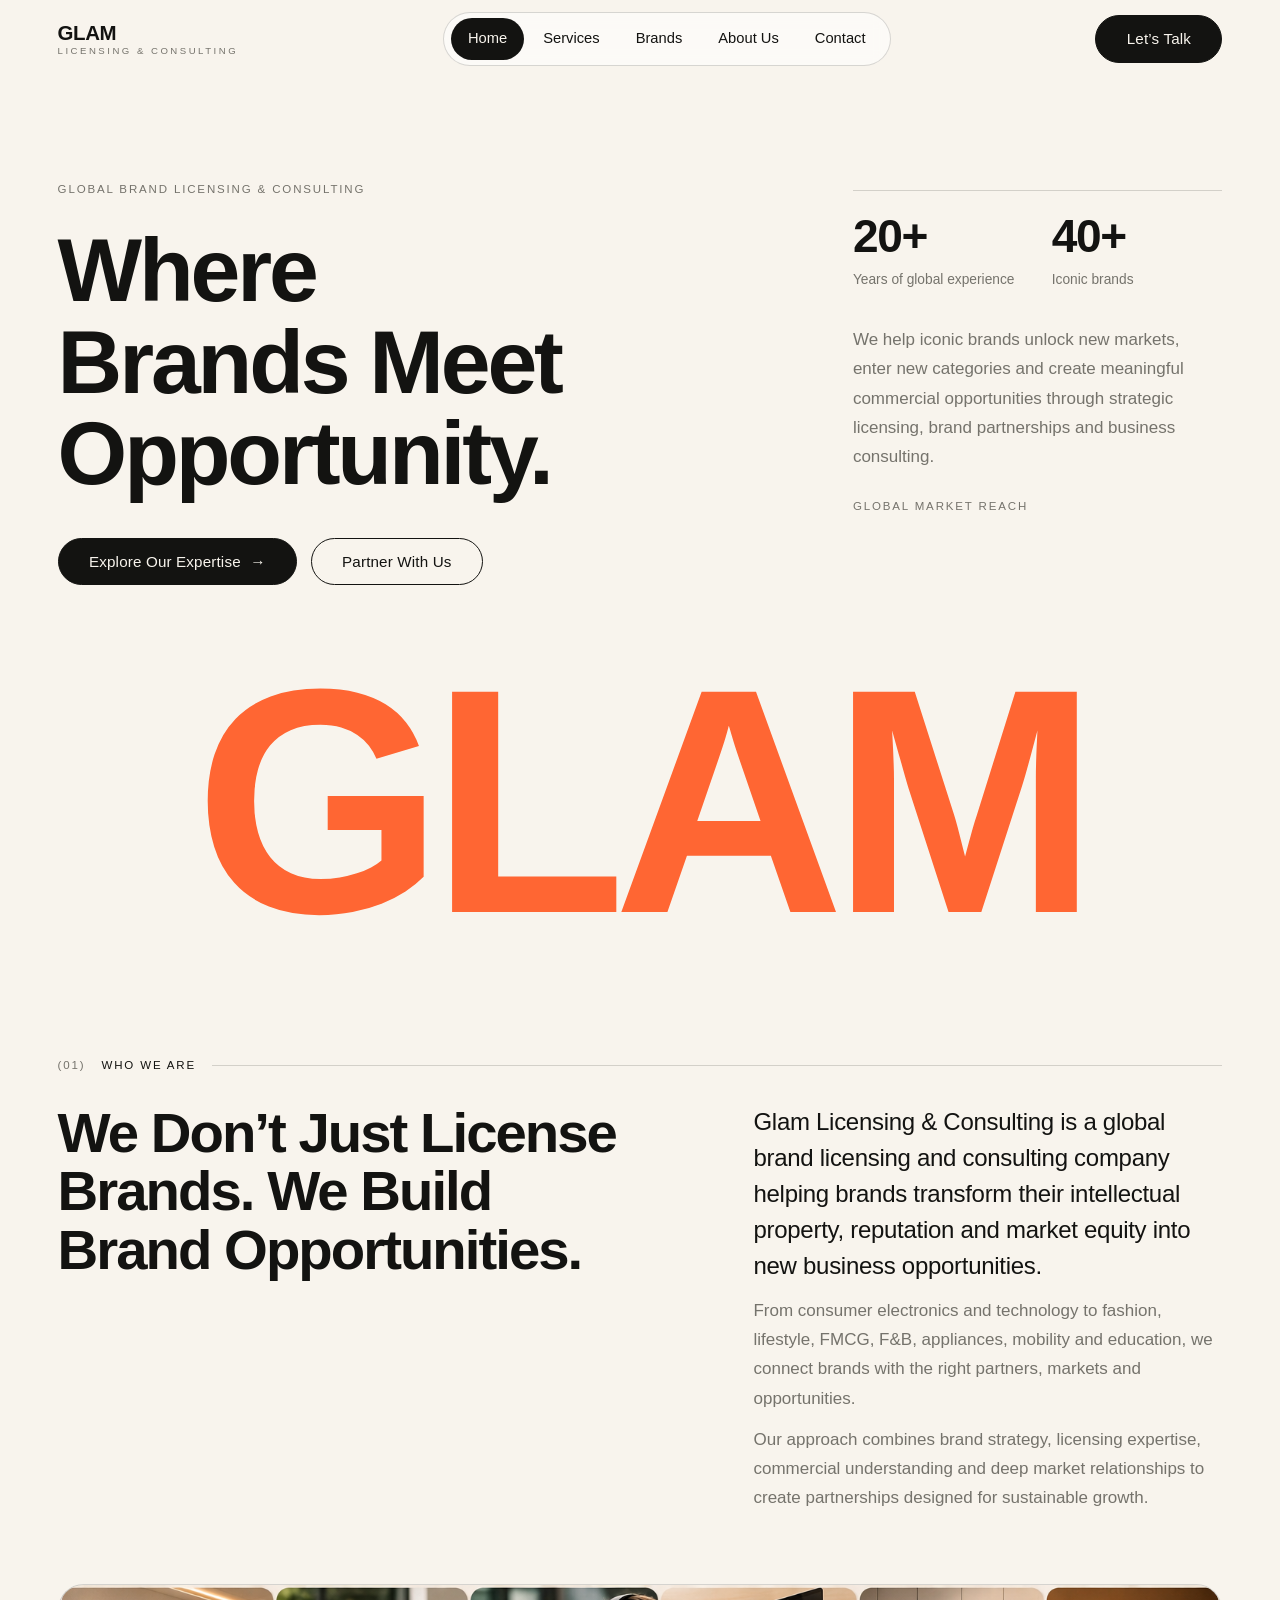
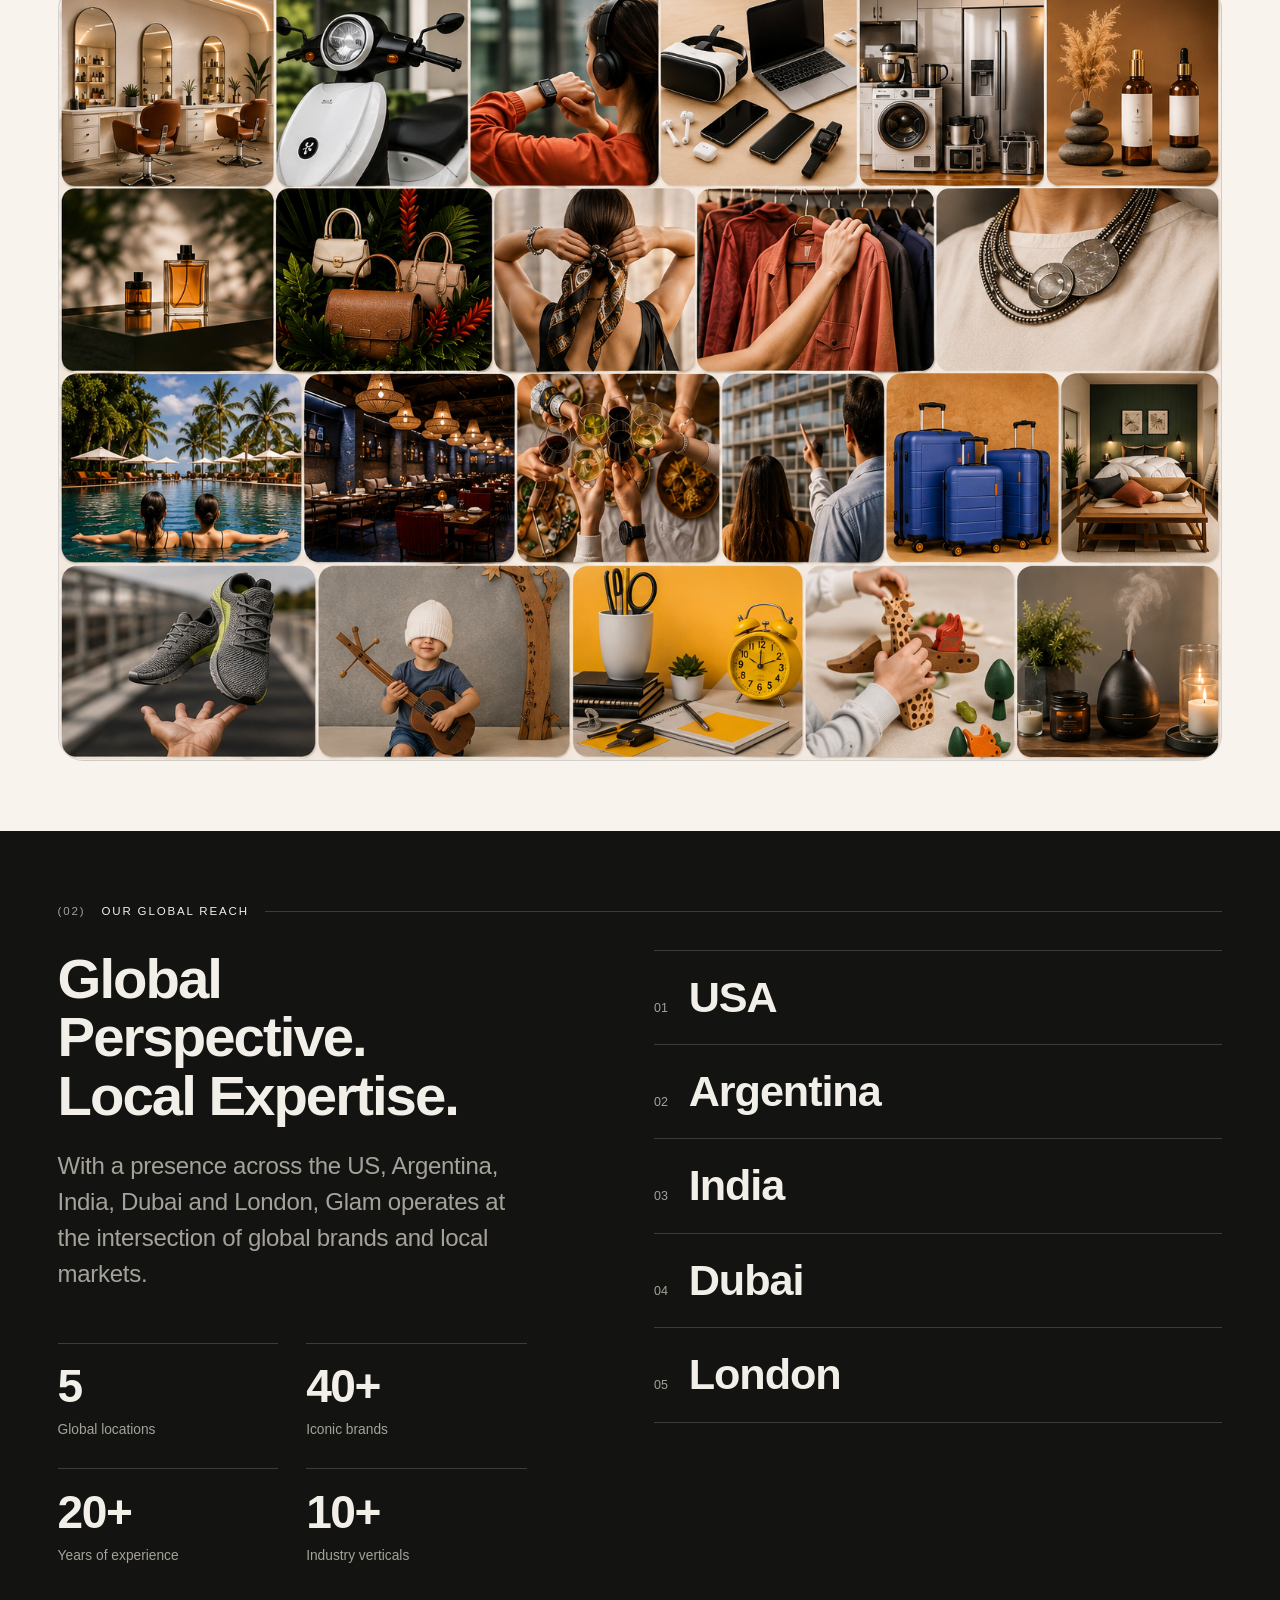
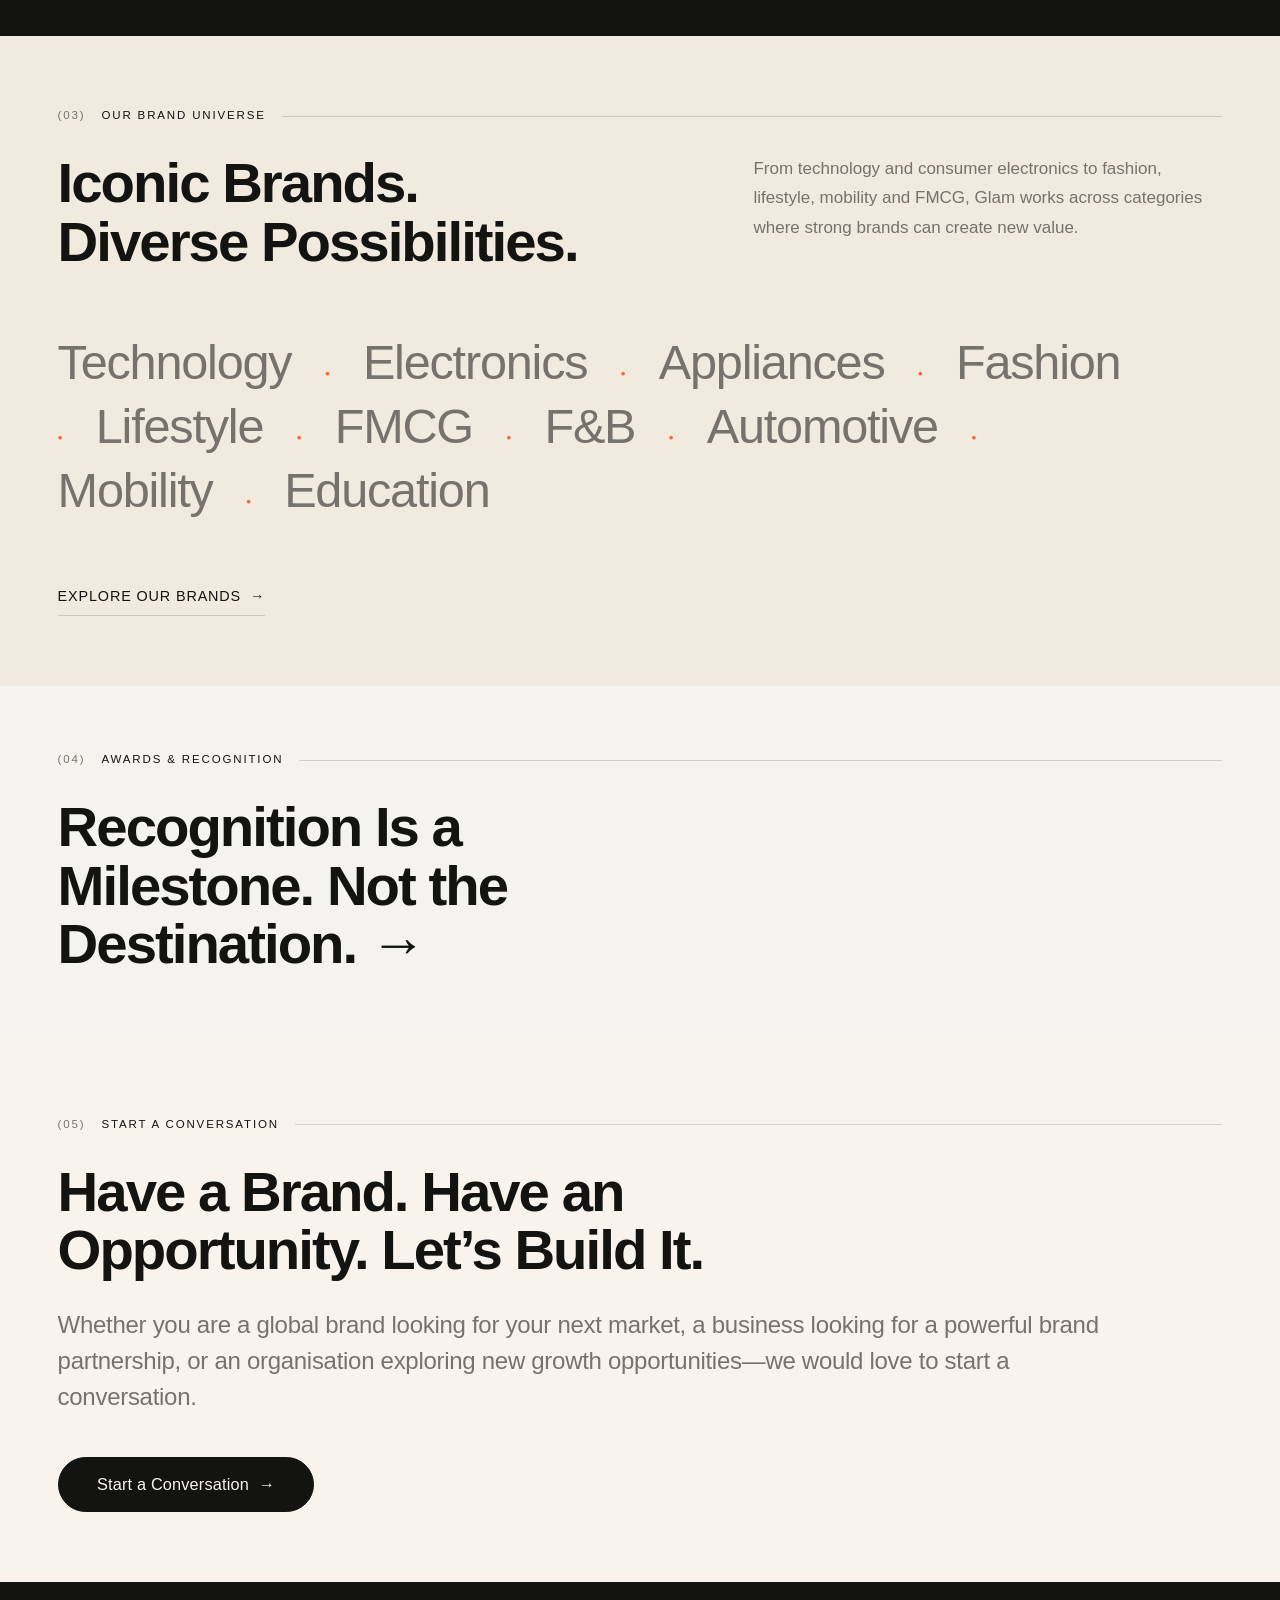
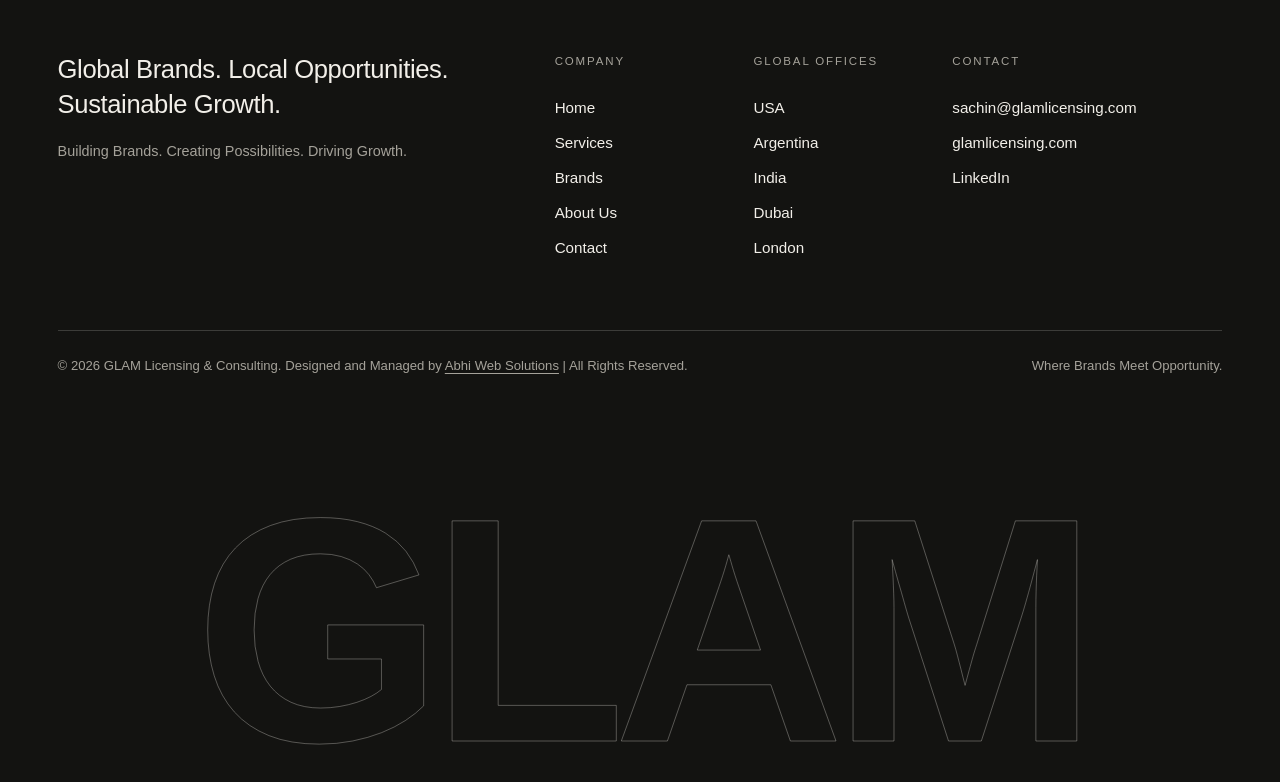
<file: index.html>
﻿<!DOCTYPE html>
<html lang="en">
<head>
  <meta charset="UTF-8">
  <meta name="viewport" content="width=device-width, initial-scale=1.0">

  <!-- TITLE -->
  <title>Brand Licensing &amp; Consulting Agency | GLAM</title>

  <!-- META DESCRIPTION -->
  <meta name="description" content="GLAM is a global brand licensing &amp; consulting agency with 20+ years' experience and 40+ iconic brands across the US, India, Dubai, UK &amp; Argentina.">

  <!-- KEYWORDS -->
  <meta name="keywords" content="brand licensing company, global brand licensing agency, brand consulting firm, brand licensing and consulting, brand partnership agency, licensing agency India">

  <!-- ROBOTS + CANONICAL -->
  <meta name="robots" content="index, follow, max-image-preview:large">
  <link rel="canonical" href="https://www.glamlicensing.com/">

  <!-- OPEN GRAPH -->
  <meta property="og:type" content="website">
  <meta property="og:site_name" content="GLAM Licensing &amp; Consulting">
  <meta property="og:title" content="GLAM Licensing &amp; Consulting — Where Brands Meet Opportunity">
  <meta property="og:description" content="We help iconic brands unlock new markets, enter new categories and create meaningful commercial opportunities through strategic licensing, brand partnerships and business consulting.">
  <meta property="og:url" content="https://www.glamlicensing.com/">
  <meta property="og:image" content="https://www.glamlicensing.com/images/homepage2.png">
  <meta property="og:image:width" content="1200">
  <meta property="og:image:height" content="630">
  <meta property="og:locale" content="en_US">

  <!-- TWITTER / X CARD -->
  <meta name="twitter:card" content="summary_large_image">
  <meta name="twitter:title" content="GLAM Licensing &amp; Consulting — Where Brands Meet Opportunity">
  <meta name="twitter:description" content="Global brand licensing &amp; consulting. 20+ years of experience. 40+ iconic brands. 5 global offices.">
  <meta name="twitter:image" content="https://www.glamlicensing.com/images/homepage2.png">

  <!-- FAVICON (Temporarily commented out)
  <link rel="icon" href="/favicon.ico" sizes="any">
  <link rel="icon" href="/favicon.svg" type="image/svg+xml">
  <link rel="apple-touch-icon" href="/apple-touch-icon.png">
  -->

  <!-- JSON-LD: Organization -->
  <script type="application/ld+json">
  {
    "@context": "https://schema.org",
    "@type": "Organization",
    "@id": "https://www.glamlicensing.com/#organization",
    "name": "GLAM Licensing & Consulting",
    "alternateName": "GLAM",
    "url": "https://www.glamlicensing.com/",
    "description": "Global brand licensing and consulting company helping brands transform intellectual property, reputation and market equity into new business opportunities.",
    "slogan": "Where Brands Meet Opportunity",
    "email": "sachin@glamlicensing.com",
    "sameAs": [
      "https://in.linkedin.com/company/glam-licensing-inc"
    ],
    "areaServed": [
      { "@type": "Country", "name": "United States" },
      { "@type": "Country", "name": "Argentina" },
      { "@type": "Country", "name": "India" },
      { "@type": "Country", "name": "United Arab Emirates" },
      { "@type": "Country", "name": "United Kingdom" }
    ],
    "knowsAbout": [
      "Brand Licensing", "Brand Strategy", "Market Entry", "Brand Extension",
      "Partner Development", "Product Development", "Retail & E-Commerce",
      "International Business Development"
    ]
  }
  </script>

  <!-- JSON-LD: WebSite -->
  <script type="application/ld+json">
  {
    "@context": "https://schema.org",
    "@type": "WebSite",
    "@id": "https://www.glamlicensing.com/#website",
    "url": "https://www.glamlicensing.com/",
    "name": "GLAM Licensing & Consulting",
    "publisher": { "@id": "https://www.glamlicensing.com/#organization" },
    "inLanguage": "en"
  }
  </script>

  <link rel="preconnect" href="https://api.fontshare.com" crossorigin>
  <link href="https://api.fontshare.com/v2/css?f[]=general-sans@400,500,600&display=swap" rel="stylesheet">
  <link rel="stylesheet" href="styles.css">
</head>
<body class="home">
  <a class="skip-link" href="#main">Skip to content</a>

  <header class="topbar">
    <div class="topbar-inner container">
      <a class="brand" href="/" aria-label="GLAM Licensing and Consulting — Home">
        <span class="brand-mark">GLAM</span>
        <span class="brand-sub">Licensing &amp; Consulting</span>
      </a>
      <nav class="nav-pill" aria-label="Primary">
        <a href="/" aria-current="page">Home</a>
        <a href="services">Services</a>
        <a href="brands">Brands</a>
        <a href="about">About Us</a>
        <a href="contact">Contact</a>
      </nav>
      <a class="btn btn-ink btn-talk" href="contact">Let&rsquo;s Talk</a>
      <button class="nav-toggle" aria-expanded="false" aria-controls="mobile-nav" aria-label="Open navigation">
        <span></span><span></span>
      </button>
    </div>
  </header>

  <nav class="mobile-nav" id="mobile-nav" aria-label="Mobile" hidden>
    <ul>
      <li><a href="/" aria-current="page"><span class="n">01</span>Home</a></li>
      <li><a href="services"><span class="n">02</span>Services</a></li>
      <li><a href="brands"><span class="n">03</span>Brands</a></li>
      <li><a href="about"><span class="n">04</span>About Us</a></li>
      <li><a href="contact"><span class="n">05</span>Contact</a></li>
    </ul>
    <div class="mobile-nav-foot">
      <p><span class="label">Global Offices</span><br>USA &middot; Argentina &middot; India &middot; Dubai &middot; London</p>
      <p><a href="mailto:sachin@glamlicensing.com">sachin@glamlicensing.com</a></p>
    </div>
  </nav>

  <main id="main">

    <!-- HERO -->
    <section class="hero" aria-labelledby="hero-title">
      <div class="container">
        <div class="hero-grid">
          <div class="hero-main">
            <p class="label hero-kicker" data-reveal>Global Brand Licensing &amp; Consulting</p>
            <h1 id="hero-title" data-reveal data-delay="1">Where Brands Meet Opportunity.</h1>
            <div class="hero-ctas" data-reveal data-delay="2">
              <a class="btn btn-ink" href="services">Explore Our Expertise <span class="arr">&rarr;</span></a>
              <a class="btn btn-ghost" href="contact">Partner With Us</a>
            </div>
          </div>
          <div class="hero-side">
            <div class="hero-stats" data-reveal data-delay="2">
              <div class="stat"><span class="num">20+</span><span class="cap">Years of global experience</span></div>
              <div class="stat"><span class="num">40+</span><span class="cap">Iconic brands</span></div>
            </div>
            <p class="muted" data-reveal data-delay="3">We help iconic brands unlock new markets, enter new categories and create meaningful commercial opportunities through strategic licensing, brand partnerships and business consulting.</p>
            <p class="label" style="margin-top:1.6rem" data-reveal data-delay="4">Global Market Reach</p>
          </div>
        </div>
      </div>
      <div class="mega-crop" aria-hidden="true">
        <span class="megaword">GLAM</span>
      </div>
    </section>

    <!-- WHO WE ARE -->
    <section class="section" aria-labelledby="who-title">
      <div class="container">
        <p class="eyebrow"><span class="idx">(01)</span> Who We Are</p>
        <div class="split">
          <div class="col-a">
            <h2 id="who-title" data-reveal>We Don&rsquo;t Just License Brands. We Build Brand Opportunities.</h2>
          </div>
          <div class="col-b" data-reveal data-delay="1">
            <p class="lead">Glam Licensing &amp; Consulting is a global brand licensing and consulting company helping brands transform their intellectual property, reputation and market equity into new business opportunities.</p>
            <p class="muted">From consumer electronics and technology to fashion, lifestyle, FMCG, F&amp;B, appliances, mobility and education, we connect brands with the right partners, markets and opportunities.</p>
            <p class="muted">Our approach combines brand strategy, licensing expertise, commercial understanding and deep market relationships to create partnerships designed for sustainable growth.</p>
          </div>
        </div>
        <figure class="ph r-32" role="img" aria-label="GLAM Office Image Placeholder" style="margin-top:clamp(3rem,6vw,4.5rem)" data-reveal>
          <img src="images/homepage2.png" alt="GLAM Office Image Placeholder — To be replaced" loading="lazy">
          <span class="ph-tag">Image Placement &middot; 3:2</span>
        </figure>
      </div>
    </section>

    <!-- GLOBAL REACH -->
    <section class="section sec-dark" aria-labelledby="reach-title">
      <div class="container">
        <p class="eyebrow"><span class="idx">(02)</span> Our Global Reach</p>
        <div class="reach-grid">
          <div class="reach-copy">
            <h2 id="reach-title" data-reveal>Global Perspective. Local Expertise.</h2>
            <p class="lead muted" data-reveal data-delay="1">With a presence across the US, Argentina, India, Dubai and London, Glam operates at the intersection of global brands and local markets.</p>
            <div class="reach-stats">
              <div class="stat" data-reveal><span class="num">5</span><span class="cap">Global locations</span></div>
              <div class="stat" data-reveal data-delay="1"><span class="num">40+</span><span class="cap">Iconic brands</span></div>
              <div class="stat" data-reveal data-delay="2"><span class="num">20+</span><span class="cap">Years of experience</span></div>
              <div class="stat" data-reveal data-delay="3"><span class="num">10+</span><span class="cap">Industry verticals</span></div>
            </div>
          </div>
          <div class="reach-locations">
            <ul class="loc-list">
              <li data-reveal><span class="n">01</span><span class="name">USA</span></li>
              <li data-reveal data-delay="1"><span class="n">02</span><span class="name">Argentina</span></li>
              <li data-reveal data-delay="2"><span class="n">03</span><span class="name">India</span></li>
              <li data-reveal data-delay="3"><span class="n">04</span><span class="name">Dubai</span></li>
              <li data-reveal data-delay="4"><span class="n">05</span><span class="name">London</span></li>
            </ul>
          </div>
        </div>
      </div>
    </section>

    <!-- WHAT WE DO -->
    <!-- <section class="section" aria-labelledby="wwd-title">
      <div class="container">
        <p class="eyebrow"><span class="idx">(03)</span> What We Do</p>
        <div class="split" style="margin-bottom:clamp(2.6rem,5vw,4rem)">
          <div class="col-a"><h2 id="wwd-title" data-reveal>Turning Brand Equity Into Business Growth.</h2></div>
        </div> -->
        <!-- <div class="index-list">
          <a class="index-row" href="services#brand-licensing" data-reveal>
            <span class="num">01</span>
            <span class="body"><h3>Brand Licensing</h3><p>Creating strategic licensing programmes that extend brands into new products, categories and markets.</p></span>
            <span class="arr" aria-hidden="true">&rarr;</span>
          </a>
          <a class="index-row" href="services#brand-strategy" data-reveal>
            <span class="num">02</span>
            <span class="body"><h3>Brand Strategy</h3><p>Developing strategies that strengthen brand positioning and identify new avenues for growth.</p></span>
            <span class="arr" aria-hidden="true">&rarr;</span>
          </a>
          <a class="index-row" href="services#market-entry" data-reveal>
            <span class="num">03</span>
            <span class="body"><h3>Market Expansion</h3><p>Helping international brands identify and enter high-potential markets through the right local partners.</p></span>
            <span class="arr" aria-hidden="true">&rarr;</span>
          </a>
          <a class="index-row" href="services#brand-extension" data-reveal>
            <span class="num">04</span>
            <span class="body"><h3>Brand Extension</h3><p>Taking established brand equity into relevant new categories and consumer experiences.</p></span>
            <span class="arr" aria-hidden="true">&rarr;</span>
          </a>
          <a class="index-row" href="services#partner-development" data-reveal>
            <span class="num">05</span>
            <span class="body"><h3>Partner Development</h3><p>Identifying, evaluating and managing the right commercial partners for long-term success.</p></span>
            <span class="arr" aria-hidden="true">&rarr;</span>
          </a>
          <a class="index-row" href="services#business-development" data-reveal>
            <span class="num">06</span>
            <span class="body"><h3>Business Consulting</h3><p>Combining brand expertise with commercial and market insights to create actionable growth strategies.</p></span>
            <span class="arr" aria-hidden="true">&rarr;</span>
          </a>
        </div>
        <p style="margin-top:2.4rem" data-reveal><a class="text-link" href="services">Explore Our Services <span class="arr">&rarr;</span></a></p>
      </div>
    </section> -->

    <!-- BRAND UNIVERSE -->
    <section class="section sec-warm" aria-labelledby="universe-title">
      <div class="container">
        <p class="eyebrow"><span class="idx">(03)</span> Our Brand Universe</p>
        <div class="split" style="margin-bottom:clamp(2.6rem,5vw,4rem)">
          <div class="col-a"><h2 id="universe-title" data-reveal>Iconic Brands. Diverse Possibilities.</h2></div>
          <div class="col-b" data-reveal data-delay="1">
            <p class="muted">From technology and consumer electronics to fashion, lifestyle, mobility and FMCG, Glam works across categories where strong brands can create new value.</p>
          </div>
        </div>
        <p class="universe" data-reveal>
          <span>Technology</span><span class="dot" aria-hidden="true">&#9679;</span>
          <span>Electronics</span><span class="dot" aria-hidden="true">&#9679;</span>
          <span>Appliances</span><span class="dot" aria-hidden="true">&#9679;</span>
          <span>Fashion</span><span class="dot" aria-hidden="true">&#9679;</span>
          <span>Lifestyle</span><span class="dot" aria-hidden="true">&#9679;</span>
          <span>FMCG</span><span class="dot" aria-hidden="true">&#9679;</span>
          <span>F&amp;B</span><span class="dot" aria-hidden="true">&#9679;</span>
          <span>Automotive</span><span class="dot" aria-hidden="true">&#9679;</span>
          <span>Mobility</span><span class="dot" aria-hidden="true">&#9679;</span>
          <span>Education</span>
        </p>
        <p style="margin-top:clamp(2.6rem,5vw,4rem)" data-reveal><a class="text-link" href="brands">Explore Our Brands <span class="arr">&rarr;</span></a></p>
      </div>
    </section>

    <!-- WHY GLAM
    <section class="section" aria-labelledby="why-title">
      <div class="container">
        <p class="eyebrow"><span class="idx">(05)</span> Why Glam</p>
        <div class="split" style="margin-bottom:clamp(2.6rem,5vw,4rem)">
          <div class="col-a"><h2 id="why-title" data-reveal>Experience. Relationships. Execution.</h2></div>
        </div>
        <div class="index-list">
          <div class="index-row" data-reveal>
            <span class="num">01</span>
            <span class="body"><h3>Global Brand Access</h3><p>Strong relationships with international brand owners and rights holders.</p></span>
          </div>
          <div class="index-row" data-reveal>
            <span class="num">02</span>
            <span class="body"><h3>Commercial Understanding</h3><p>Deep understanding of products, channels, consumers and business models.</p></span>
          </div>
          <div class="index-row" data-reveal>
            <span class="num">03</span>
            <span class="body"><h3>Cross-Industry Expertise</h3><p>Experience across multiple industries and consumer categories.</p></span>
          </div>
          <div class="index-row" data-reveal>
            <span class="num">04</span>
            <span class="body"><h3>Partner Network</h3><p>Access to manufacturers, retailers, distributors and strategic partners.</p></span>
          </div>
          <div class="index-row" data-reveal>
            <span class="num">05</span>
            <span class="body"><h3>End-to-End Approach</h3><p>From opportunity identification and negotiations to execution and growth.</p></span>
          </div>
        </div>
      </div>
    </section> -->

    <!-- AWARDS -->
    <section class="section-tight sec-neutral awards-preview-sec" aria-labelledby="awards-title">
      <div class="container">
        <p class="eyebrow"><span class="idx">(04)</span> Awards &amp; Recognition</p>
        <div class="split">
          <div class="col-a">
            <h2 id="awards-title" data-reveal>
              <a href="about#awards" class="awards-header-link">
                <span>Recognition Is a Milestone. Not the Destination.</span>
                <span class="arr">&rarr;</span>
              </a>
            </h2>
          </div>
        </div>
      </div>
    </section>

    <!-- FINAL CTA -->
    <section class="section cta-band" aria-labelledby="cta-title">
      <div class="container">
        <p class="eyebrow"><span class="idx">(05)</span> Start a Conversation</p>
        <h2 id="cta-title" data-reveal>Have a Brand. Have an Opportunity. Let&rsquo;s Build It.</h2>
        <p class="lead muted measure-wide" data-reveal data-delay="1">Whether you are a global brand looking for your next market, a business looking for a powerful brand partnership, or an organisation exploring new growth opportunities&mdash;we would love to start a conversation.</p>
        <a class="btn btn-ink btn-lg" href="contact" data-reveal data-delay="2">Start a Conversation <span class="arr">&rarr;</span></a>
      </div>
    </section>

  </main>

  <footer class="footer">
    <div class="container">
      <div class="footer-top">
        <div class="footer-brand">
          <p class="tag">Global Brands. Local Opportunities. Sustainable Growth.</p>
          <p class="subtag">Building Brands. Creating Possibilities. Driving Growth.</p>
        </div>
        <div class="footer-col">
          <span class="label">Company</span>
          <ul>
            <li><a href="/">Home</a></li>
            <li><a href="services">Services</a></li>
            <li><a href="brands">Brands</a></li>
            <li><a href="about">About Us</a></li>
            <li><a href="contact">Contact</a></li>
          </ul>
        </div>
        <div class="footer-col">
          <span class="label">Global Offices</span>
          <ul>
            <li>USA</li>
            <li>Argentina</li>
            <li>India</li>
            <li>Dubai</li>
            <li>London</li>
          </ul>
        </div>
        <div class="footer-col">
          <span class="label">Contact</span>
          <ul>
            <li><a href="mailto:sachin@glamlicensing.com">sachin@glamlicensing.com</a></li>
            <li><a href="https://www.glamlicensing.com">glamlicensing.com</a></li>
            <li><a href="https://in.linkedin.com/company/glam-licensing-inc" target="_blank" rel="noopener noreferrer">LinkedIn</a></li>
          </ul>
        </div>
      </div>
      <div class="footer-bottom">
        <p>&copy; <span data-year>2026</span> GLAM Licensing &amp; Consulting. Designed and Managed by <a href="https://abhiwebsolutions.com/" target="_blank" rel="noopener noreferrer">Abhi Web Solutions</a> | All Rights Reserved.</p>
        <p>Where Brands Meet Opportunity.</p>
      </div>
    </div>
    <div class="mega-crop" aria-hidden="true"><span class="megaword">GLAM</span></div>
  </footer>

  <script src="script.js" defer></script>
</body>
</html>
</file>
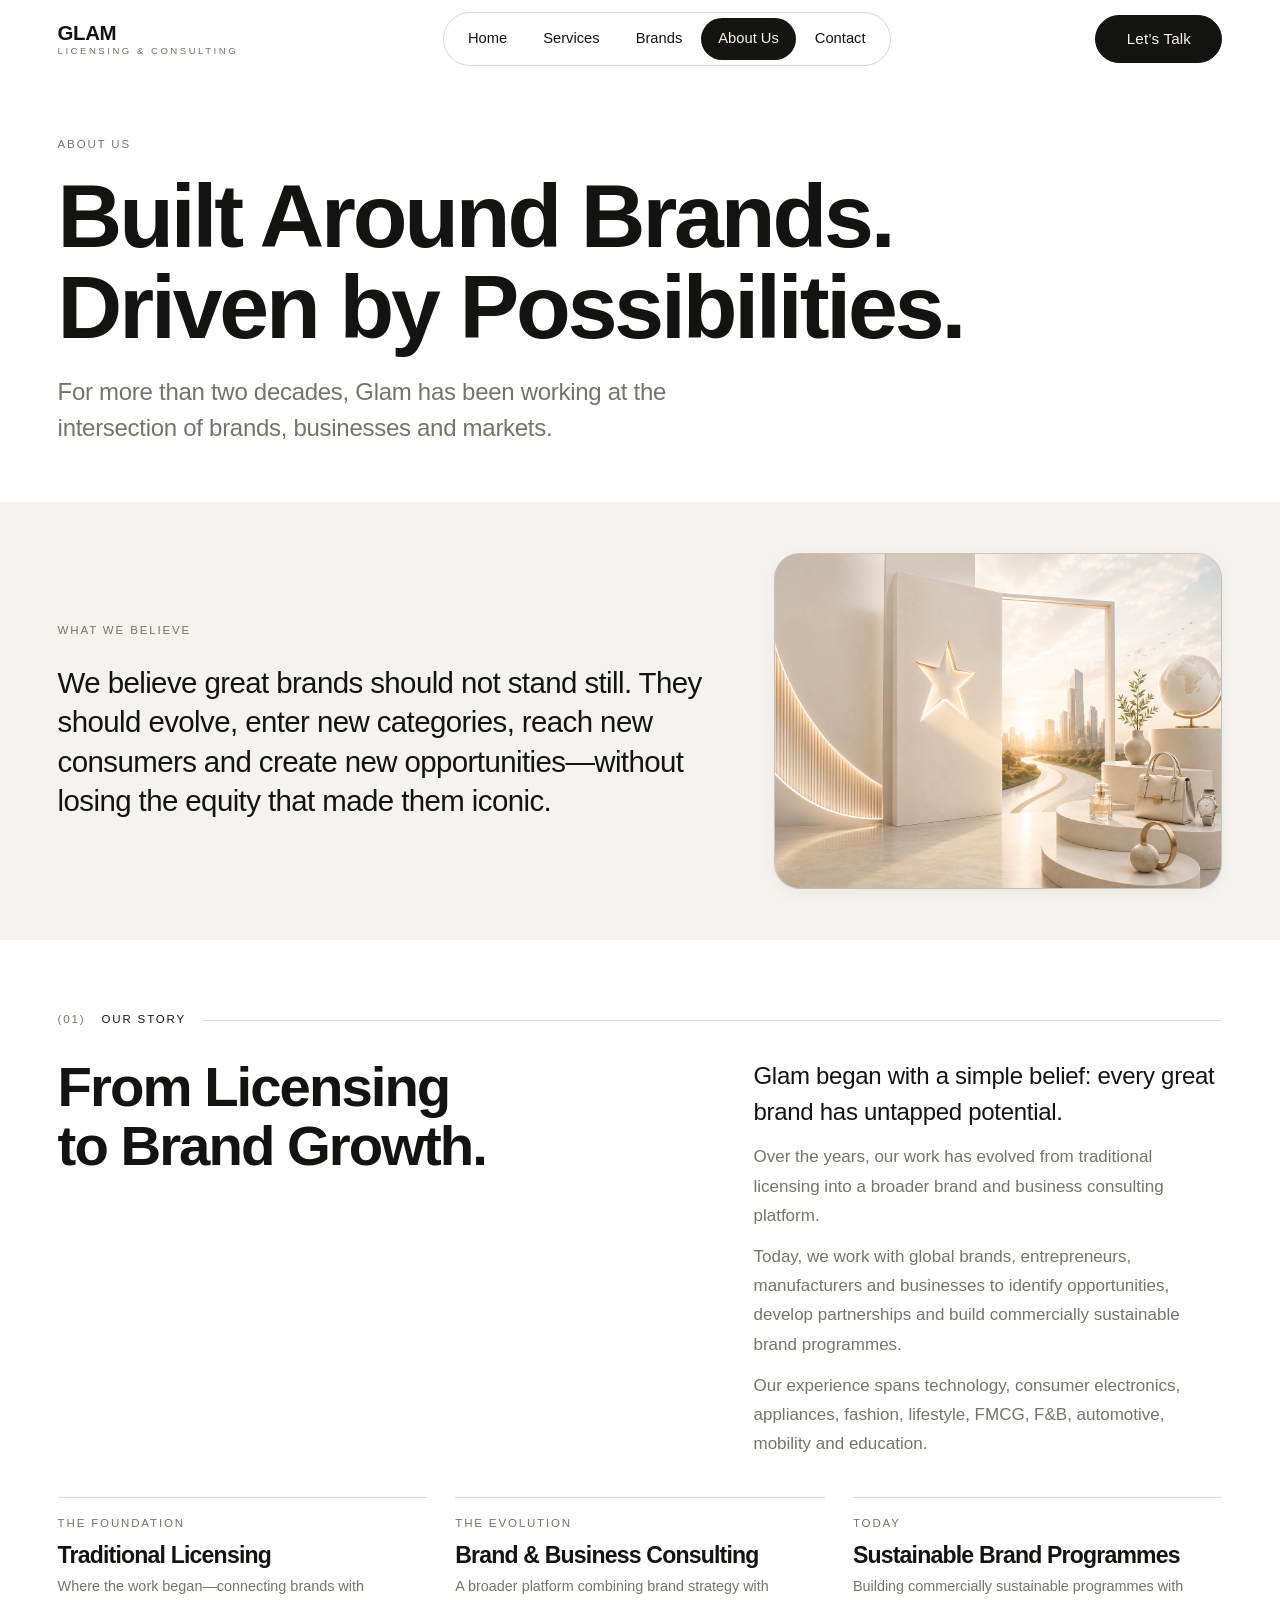
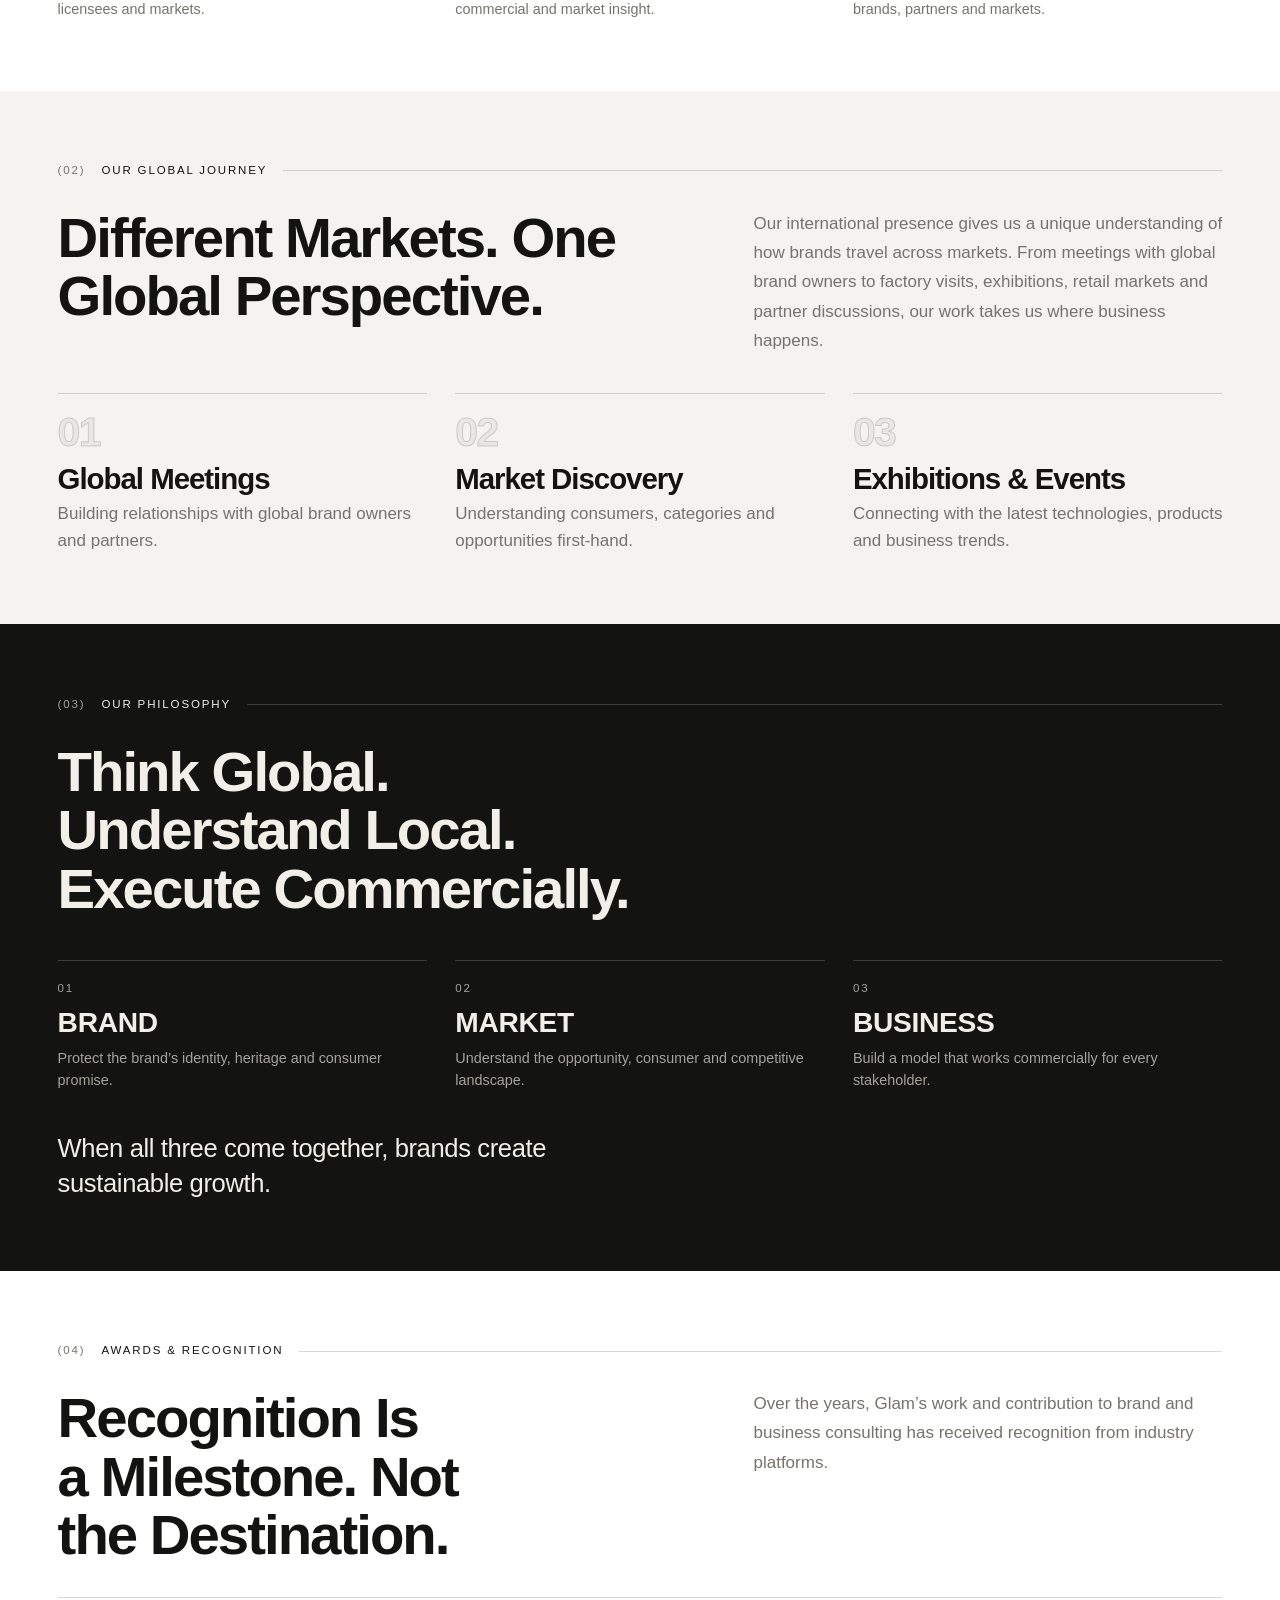
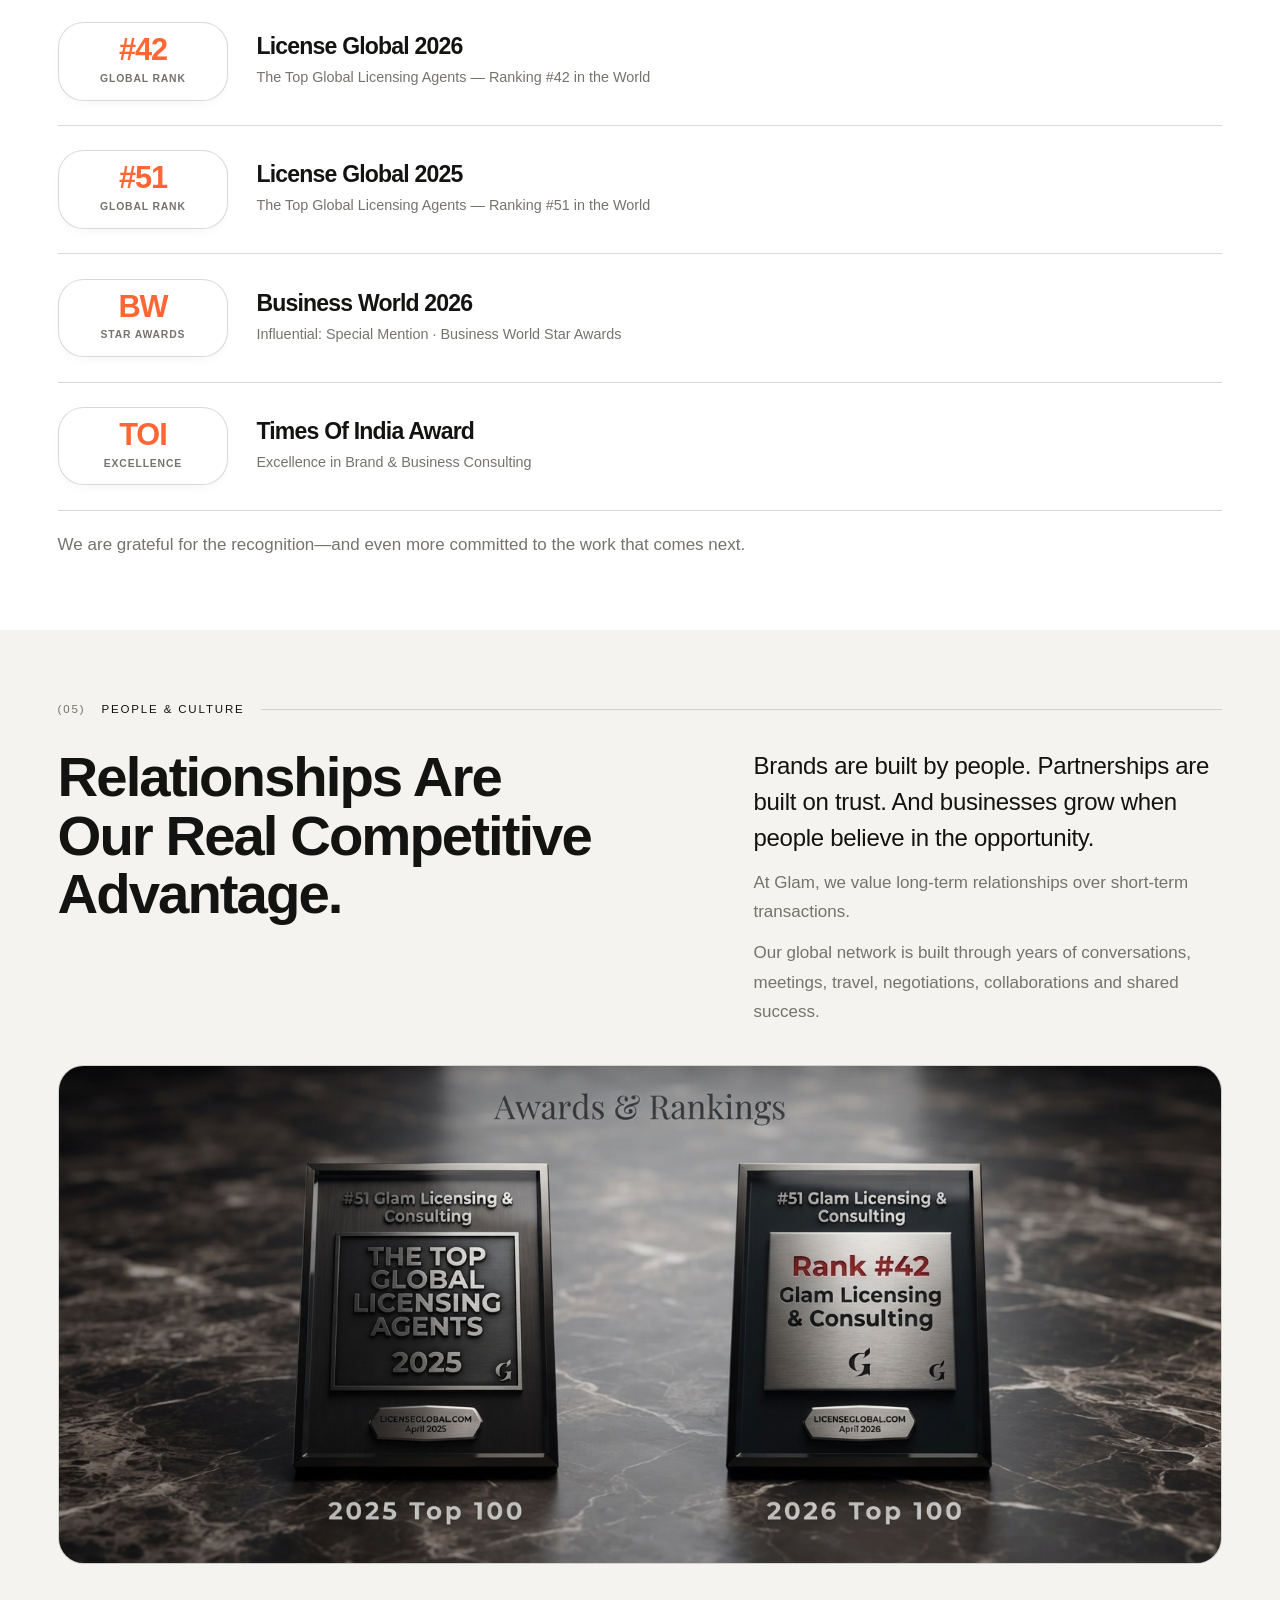
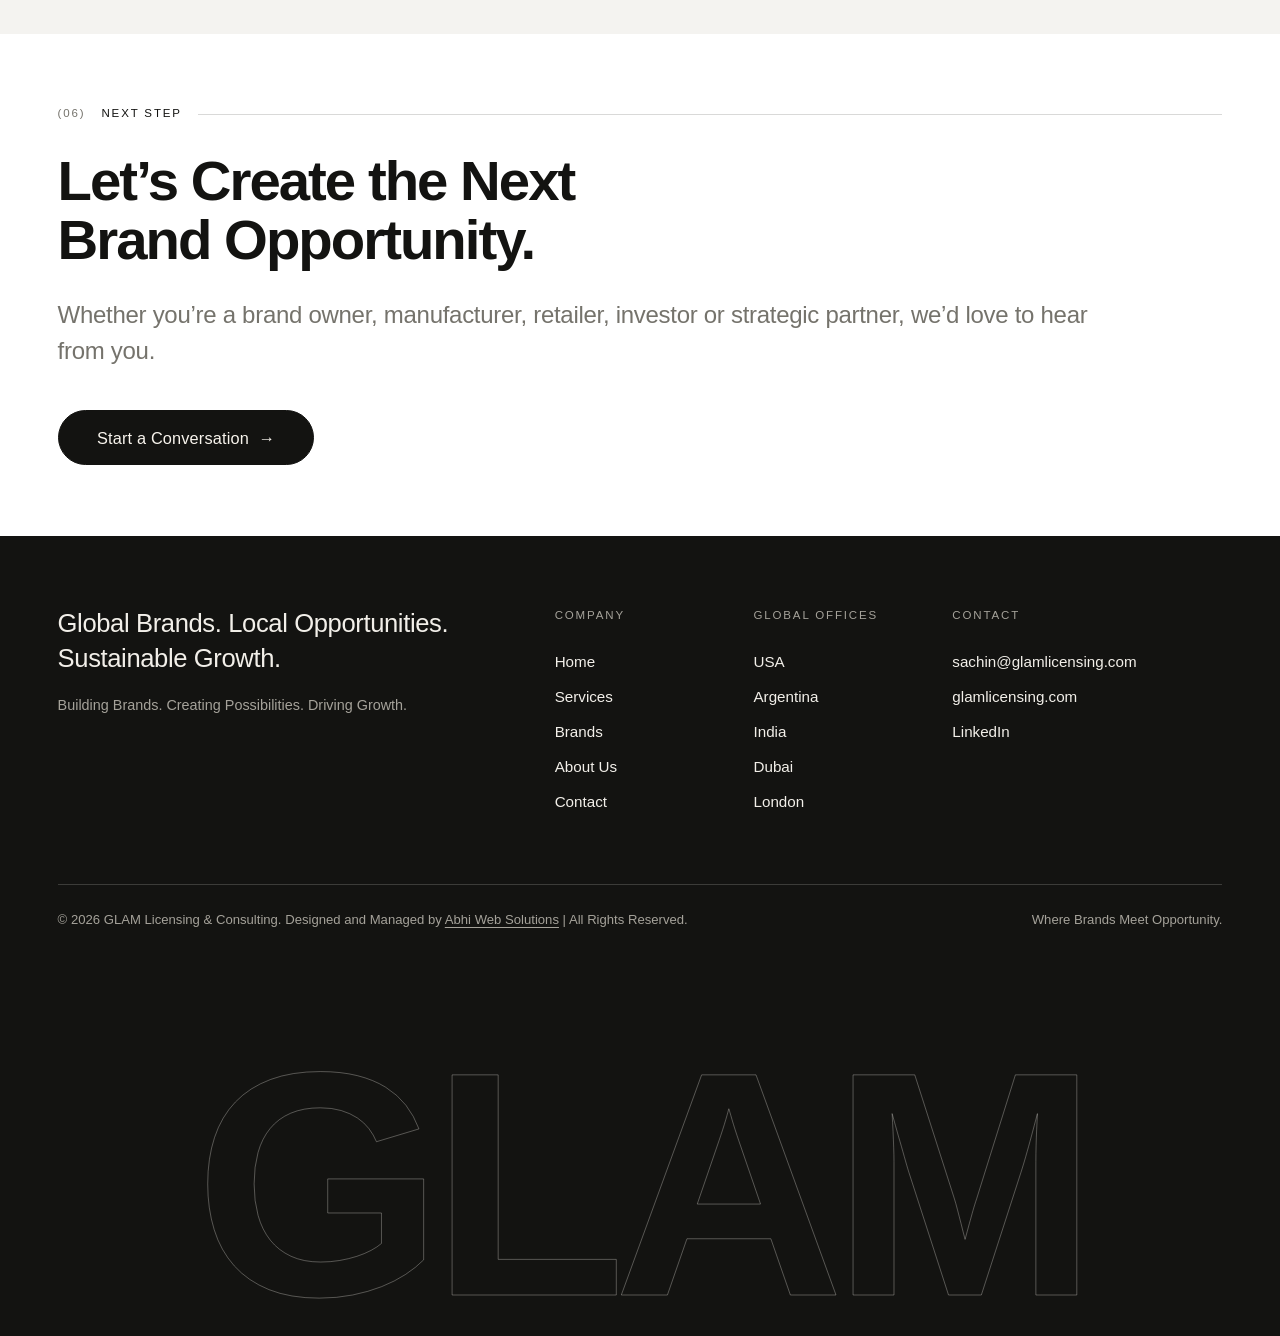
<file: about.html>
﻿<!DOCTYPE html>
<html lang="en">
<head>
  <meta charset="UTF-8">
  <meta name="viewport" content="width=device-width, initial-scale=1.0">

  <!-- TITLE -->
  <title>About GLAM Licensing &amp; Consulting | Our Story &amp; Team</title>

  <!-- META DESCRIPTION -->
  <meta name="description" content="For 20+ years GLAM Licensing &amp; Consulting has connected iconic brands with new markets. Learn our story, philosophy, global reach and award recognition.">

  <!-- KEYWORDS -->
  <meta name="keywords" content="about GLAM licensing, brand licensing company history, brand consulting philosophy, award winning licensing agency, top global licensing agents">

  <!-- ROBOTS + CANONICAL -->
  <meta name="robots" content="index, follow, max-image-preview:large">
  <link rel="canonical" href="https://www.glamlicensing.com/about">

  <!-- OPEN GRAPH -->
  <meta property="og:type" content="website">
  <meta property="og:site_name" content="GLAM Licensing &amp; Consulting">
  <meta property="og:title" content="About Us — GLAM Licensing &amp; Consulting">
  <meta property="og:description" content="Think Global. Understand Local. Execute Commercially. The story, philosophy and global journey of GLAM Licensing &amp; Consulting.">
  <meta property="og:url" content="https://www.glamlicensing.com/about">
  <meta property="og:image" content="https://www.glamlicensing.com/images/about-us-top.png">
  <meta property="og:locale" content="en_US">

  <!-- TWITTER / X CARD -->
  <meta name="twitter:card" content="summary_large_image">
  <meta name="twitter:title" content="About Us — GLAM Licensing &amp; Consulting">
  <meta name="twitter:description" content="Built around brands. Driven by possibilities. Ranked among the Top Global Licensing Agents by License Global 2025 &amp; 2026.">
  <meta name="twitter:image" content="https://www.glamlicensing.com/images/about-us-top.png">

  <!-- JSON-LD: BreadcrumbList -->
  <script type="application/ld+json">
  {
    "@context": "https://schema.org",
    "@type": "BreadcrumbList",
    "itemListElement": [
      { "@type": "ListItem", "position": 1, "name": "Home", "item": "https://www.glamlicensing.com/" },
      { "@type": "ListItem", "position": 2, "name": "About Us", "item": "https://www.glamlicensing.com/about" }
    ]
  }
  </script>

  <!-- JSON-LD: AboutPage + Organization awards -->
  <script type="application/ld+json">
  {
    "@context": "https://schema.org",
    "@type": "AboutPage",
    "url": "https://www.glamlicensing.com/about",
    "name": "About Us — GLAM Licensing & Consulting",
    "description": "For more than two decades, Glam has been working at the intersection of brands, businesses and markets.",
    "mainEntity": {
      "@id": "https://www.glamlicensing.com/#organization",
      "@type": "Organization",
      "award": [
        "License Global 2026 — Top Global Licensing Agents, Ranked #42 in the World",
        "License Global 2025 — Top Global Licensing Agents, Ranked #51 in the World",
        "Business World Star Awards 2026 — Influential: Special Mention",
        "Times Of India Award — Excellence in Brand & Business Consulting"
      ]
    }
  }
  </script>

  <link rel="preconnect" href="https://api.fontshare.com" crossorigin>
  <link href="https://api.fontshare.com/v2/css?f[]=general-sans@400,500,600&display=swap" rel="stylesheet">
  <link rel="stylesheet" href="styles.css">
</head>
<body>
  <a class="skip-link" href="#main">Skip to content</a>

  <header class="topbar">
    <div class="topbar-inner container">
      <a class="brand" href="/" aria-label="GLAM Licensing and Consulting — Home">
        <span class="brand-mark">GLAM</span>
        <span class="brand-sub">Licensing &amp; Consulting</span>
      </a>
      <nav class="nav-pill" aria-label="Primary">
        <a href="/">Home</a>
        <a href="services">Services</a>
        <a href="brands">Brands</a>
        <a href="about" aria-current="page">About Us</a>
        <a href="contact">Contact</a>
      </nav>
      <a class="btn btn-ink btn-talk" href="contact">Let&rsquo;s Talk</a>
      <button class="nav-toggle" aria-expanded="false" aria-controls="mobile-nav" aria-label="Open navigation">
        <span></span><span></span>
      </button>
    </div>
  </header>

  <nav class="mobile-nav" id="mobile-nav" aria-label="Mobile" hidden>
    <ul>
      <li><a href="/"><span class="n">01</span>Home</a></li>
      <li><a href="services"><span class="n">02</span>Services</a></li>
      <li><a href="brands"><span class="n">03</span>Brands</a></li>
      <li><a href="about" aria-current="page"><span class="n">04</span>About Us</a></li>
      <li><a href="contact"><span class="n">05</span>Contact</a></li>
    </ul>
    <div class="mobile-nav-foot">
      <p><span class="label">Global Offices</span><br>USA &middot; Argentina &middot; India &middot; Dubai &middot; London</p>
      <p><a href="mailto:sachin@glamlicensing.com">sachin@glamlicensing.com</a></p>
    </div>
  </nav>

  <main id="main">

    <!-- HERO -->
    <section class="hero-inner" aria-labelledby="hero-title">
      <div class="container">
        <p class="label hero-kicker" data-reveal>About Us</p>
        <h1 id="hero-title" data-reveal data-delay="1">Built Around Brands. Driven by Possibilities.</h1>
        <p class="lead muted" data-reveal data-delay="2">For more than two decades, Glam has been working at the intersection of brands, businesses and markets.</p>
      </div>
    </section>

    <!-- BELIEF STATEMENT -->
    <section class="section-tight sec-neutral" aria-label="Our belief">
      <div class="container">
        <div class="belief-grid">
          <div class="belief-content">
            <p class="label belief-label" data-reveal>What We Believe</p>
            <p class="statement belief-statement" data-reveal data-delay="1">We believe great brands should not stand still. They should evolve, enter new categories, reach new consumers and create new opportunities&mdash;without losing the equity that made them iconic.</p>
          </div>
          <div class="belief-media" data-reveal data-delay="2">
            <figure class="ph belief-photo r-43" role="img" aria-label="GLAM Brand Philosophy Image Placeholder">
              <img src="images/about-us-top.png" alt="GLAM Brand Philosophy Image Placement — To be replaced" loading="lazy">
              <span class="ph-tag">Image Placement &middot; 4:3</span>
            </figure>
          </div>
        </div>
      </div>
    </section>

    <!-- OUR STORY -->
    <section class="section" aria-labelledby="story-title">
      <div class="container">
        <p class="eyebrow"><span class="idx">(01)</span> Our Story</p>
        <div class="split">
          <div class="col-a">
            <h2 id="story-title" data-reveal>From Licensing to Brand Growth.</h2>
          </div>
          <div class="col-b" data-reveal data-delay="1">
            <p class="lead">Glam began with a simple belief: every great brand has untapped potential.</p>
            <p class="muted">Over the years, our work has evolved from traditional licensing into a broader brand and business consulting platform.</p>
            <p class="muted">Today, we work with global brands, entrepreneurs, manufacturers and businesses to identify opportunities, develop partnerships and build commercially sustainable brand programmes.</p>
            <p class="muted">Our experience spans technology, consumer electronics, appliances, fashion, lifestyle, FMCG, F&amp;B, automotive, mobility and education.</p>
          </div>
        </div>
        <div class="story-steps">
          <div class="story-step" data-reveal>
            <span class="label">The Foundation</span>
            <h3>Traditional Licensing</h3>
            <p>Where the work began&mdash;connecting brands with licensees and markets.</p>
          </div>
          <div class="story-step" data-reveal data-delay="1">
            <span class="label">The Evolution</span>
            <h3>Brand &amp; Business Consulting</h3>
            <p>A broader platform combining brand strategy with commercial and market insight.</p>
          </div>
          <div class="story-step" data-reveal data-delay="2">
            <span class="label">Today</span>
            <h3>Sustainable Brand Programmes</h3>
            <p>Building commercially sustainable programmes with brands, partners and markets.</p>
          </div>
        </div>
      </div>
    </section>

    <!-- GLOBAL JOURNEY -->
    <section class="section sec-neutral" aria-labelledby="journey-title">
      <div class="container">
        <p class="eyebrow"><span class="idx">(02)</span> Our Global Journey</p>
        <div class="split" style="margin-bottom:clamp(1.6rem,3.2vw,2.4rem)">
          <div class="col-a"><h2 id="journey-title" data-reveal>Different Markets. One Global Perspective.</h2></div>
          <div class="col-b" data-reveal data-delay="1">
            <p class="muted">Our international presence gives us a unique understanding of how brands travel across markets. From meetings with global brand owners to factory visits, exhibitions, retail markets and partner discussions, our work takes us where business happens.</p>
          </div>
        </div>
        <div class="journey">
          <div class="journey-item">
            <!-- [NOTE: Image hidden by request. To unhide, uncomment the media block below] -->
            <!--
            <div class="media">
              <figure class="ph r-32" role="img" aria-label="Global Meetings" data-reveal>
                <img src="images/globalmeeting.png" alt="Global Meetings with Brand Owners">
              </figure>
            </div>
            -->
            <div class="body" data-reveal data-delay="1">
              <span class="n" aria-hidden="true">01</span>
              <h3>Global Meetings</h3>
              <p>Building relationships with global brand owners and partners.</p>
            </div>
          </div>
          <div class="journey-item">
            <!-- [NOTE: Image hidden by request. To unhide, uncomment the media block below] -->
            <!--
            <div class="media">
              <figure class="ph r-43" role="img" aria-label="Market Discovery" data-reveal>
                <img src="images/made.jpg" alt="Market Discovery">
              </figure>
            </div>
            -->
            <div class="body" data-reveal data-delay="1">
              <span class="n" aria-hidden="true">02</span>
              <h3>Market Discovery</h3>
              <p>Understanding consumers, categories and opportunities first-hand.</p>
            </div>
          </div>
          <div class="journey-item">
            <!-- [NOTE: Image hidden by request. To unhide, uncomment the media block below] -->
            <!--
            <div class="media">
              <figure class="ph r-169" role="img" aria-label="Trade Shows and Exhibitions" data-reveal>
                <img src="images/exhibitions.png" alt="Trade Shows and Exhibitions">
              </figure>
            </div>
            -->
            <div class="body" data-reveal data-delay="1">
              <span class="n" aria-hidden="true">03</span>
              <h3>Exhibitions &amp; Events</h3>
              <p>Connecting with the latest technologies, products and business trends.</p>
            </div>
          </div>
        </div>
      </div>
    </section>

    <!-- PHILOSOPHY -->
    <section class="section sec-dark" aria-labelledby="phil-title">
      <div class="container">
        <p class="eyebrow"><span class="idx">(03)</span> Our Philosophy</p>
        <h2 id="phil-title" data-reveal>Think Global.<br>Understand Local.<br>Execute Commercially.</h2>
        <div class="pillars">
          <div class="pillar" data-reveal>
            <span class="label">01</span>
            <h3>Brand</h3>
            <p>Protect the brand&rsquo;s identity, heritage and consumer promise.</p>
          </div>
          <div class="pillar" data-reveal data-delay="1">
            <span class="label">02</span>
            <h3>Market</h3>
            <p>Understand the opportunity, consumer and competitive landscape.</p>
          </div>
          <div class="pillar" data-reveal data-delay="2">
            <span class="label">03</span>
            <h3>Business</h3>
            <p>Build a model that works commercially for every stakeholder.</p>
          </div>
        </div>
        <p class="pillars-close" data-reveal>When all three come together, brands create sustainable growth.</p>
      </div>
    </section>

    <!-- AWARDS & RECOGNITION -->
    <section class="section" id="awards" aria-labelledby="rec-title">
      <div class="container">
        <p class="eyebrow"><span class="idx">(04)</span> Awards &amp; Recognition</p>
        <div class="split" style="margin-bottom:clamp(1.4rem,2.6vw,2rem)">
          <div class="col-a"><h2 id="rec-title" data-reveal>Recognition Is a Milestone. Not the Destination.</h2></div>
          <div class="col-b" data-reveal data-delay="1">
            <p class="muted">Over the years, Glam&rsquo;s work and contribution to brand and business consulting has received recognition from industry platforms.</p>
          </div>
        </div>
        <div class="awards-list">
          <div class="award-row" data-reveal>
            <div class="award-badge-box">
              <span class="award-badge-num">#42</span>
              <span class="award-badge-tag">Global Rank</span>
            </div>
            <div class="what">
              <h3>License Global 2026</h3>
              <p>The Top Global Licensing Agents &mdash; Ranking #42 in the World</p>
            </div>
          </div>
          <div class="award-row" data-reveal data-delay="1">
            <div class="award-badge-box">
              <span class="award-badge-num">#51</span>
              <span class="award-badge-tag">Global Rank</span>
            </div>
            <div class="what">
              <h3>License Global 2025</h3>
              <p>The Top Global Licensing Agents &mdash; Ranking #51 in the World</p>
            </div>
          </div>
          <div class="award-row" data-reveal data-delay="2">
            <div class="award-badge-box">
              <span class="award-badge-num">BW</span>
              <span class="award-badge-tag">Star Awards</span>
            </div>
            <div class="what">
              <h3>Business World 2026</h3>
              <p>Influential: Special Mention &middot; Business World Star Awards</p>
            </div>
          </div>
          <div class="award-row" data-reveal data-delay="3">
            <div class="award-badge-box">
              <span class="award-badge-num">TOI</span>
              <span class="award-badge-tag">Excellence</span>
            </div>
            <div class="what">
              <h3>Times Of India Award</h3>
              <p>Excellence in Brand &amp; Business Consulting</p>
            </div>
          </div>
        </div>
        <p class="muted" style="margin-top:1.2rem" data-reveal>We are grateful for the recognition&mdash;and even more committed to the work that comes next.</p>
      </div>
    </section>

    <!-- PEOPLE & CULTURE -->
    <section class="section sec-neutral" aria-labelledby="people-title">
      <div class="container">
        <p class="eyebrow"><span class="idx">(05)</span> People &amp; Culture</p>
        <div class="split">
          <div class="col-a"><h2 id="people-title" data-reveal>Relationships Are Our Real Competitive Advantage.</h2></div>
          <div class="col-b" data-reveal data-delay="1">
            <p class="lead">Brands are built by people. Partnerships are built on trust. And businesses grow when people believe in the opportunity.</p>
            <p class="muted">At Glam, we value long-term relationships over short-term transactions.</p>
            <p class="muted">Our global network is built through years of conversations, meetings, travel, negotiations, collaborations and shared success.</p>
          </div>
        </div>
        <figure class="ph r-219" role="img" aria-label="GLAM Team and Network" style="margin-top:clamp(1.6rem,3.2vw,2.4rem)" data-reveal>
          <img src="images/team-culture.jpg" alt="GLAM Global Team & Network">
        </figure>
      </div>
    </section>

    <!-- CTA -->
    <section class="section cta-band" aria-labelledby="cta-title">
      <div class="container">
        <p class="eyebrow"><span class="idx">(06)</span> Next Step</p>
        <h2 id="cta-title" data-reveal>Let&rsquo;s Create the Next Brand Opportunity.</h2>
        <p class="lead muted measure-wide" data-reveal data-delay="1">Whether you&rsquo;re a brand owner, manufacturer, retailer, investor or strategic partner, we&rsquo;d love to hear from you.</p>
        <a class="btn btn-ink btn-lg" href="contact" data-reveal data-delay="2">Start a Conversation <span class="arr">&rarr;</span></a>
      </div>
    </section>

  </main>

  <footer class="footer">
    <div class="container">
      <div class="footer-top">
        <div class="footer-brand">
          <p class="tag">Global Brands. Local Opportunities. Sustainable Growth.</p>
          <p class="subtag">Building Brands. Creating Possibilities. Driving Growth.</p>
        </div>
        <div class="footer-col">
          <span class="label">Company</span>
          <ul>
            <li><a href="/">Home</a></li>
            <li><a href="services">Services</a></li>
            <li><a href="brands">Brands</a></li>
            <li><a href="about">About Us</a></li>
            <li><a href="contact">Contact</a></li>
          </ul>
        </div>
        <div class="footer-col">
          <span class="label">Global Offices</span>
          <ul>
            <li>USA</li>
            <li>Argentina</li>
            <li>India</li>
            <li>Dubai</li>
            <li>London</li>
          </ul>
        </div>
        <div class="footer-col">
          <span class="label">Contact</span>
          <ul>
            <li><a href="mailto:sachin@glamlicensing.com">sachin@glamlicensing.com</a></li>
            <li><a href="https://www.glamlicensing.com">glamlicensing.com</a></li>
            <li><a href="https://in.linkedin.com/company/glam-licensing-inc" target="_blank" rel="noopener noreferrer">LinkedIn</a></li>
          </ul>
        </div>
      </div>
      <div class="footer-bottom">
        <p>&copy; <span data-year>2026</span> GLAM Licensing &amp; Consulting. Designed and Managed by <a href="https://abhiwebsolutions.com/" target="_blank" rel="noopener noreferrer">Abhi Web Solutions</a> | All Rights Reserved.</p>
        <p>Where Brands Meet Opportunity.</p>
      </div>
    </div>
    <div class="mega-crop" aria-hidden="true"><span class="megaword">GLAM</span></div>
  </footer>

  <script src="script.js" defer></script>
</body>
</html>
</file>
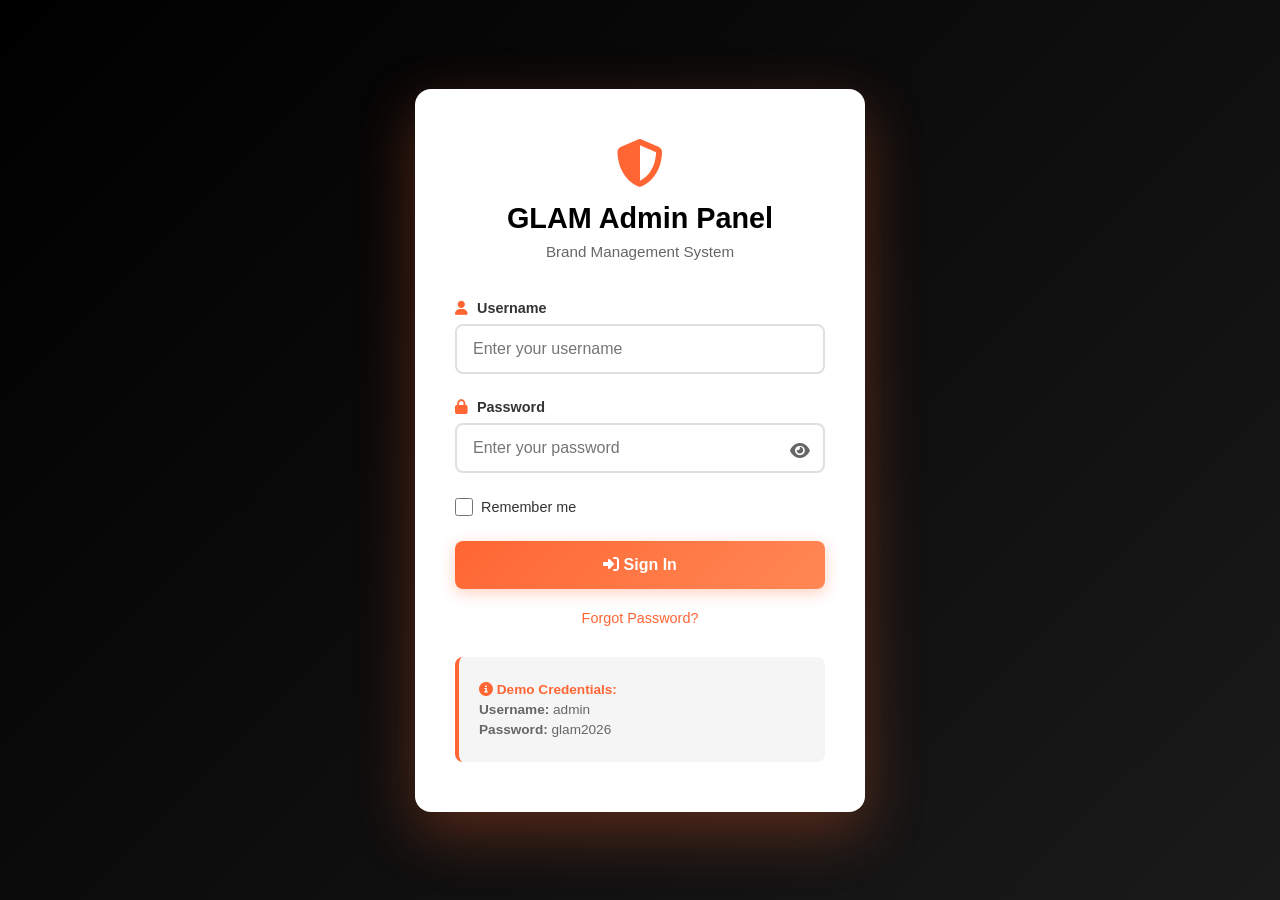
<file: admin-login.html>
<!DOCTYPE html>
<html lang="en">
<head>
    <meta charset="UTF-8">
    <meta name="viewport" content="width=device-width, initial-scale=1.0">
    <title>Admin Login | GLAM Management</title>
    <link rel="stylesheet" href="https://cdnjs.cloudflare.com/ajax/libs/font-awesome/6.4.0/css/all.min.css">
    <link rel="stylesheet" href="admin-styles.css">
</head>
<body class="login-page">
    <div class="login-container">
        <div class="login-card">
            <div class="login-header">
                <i class="fas fa-shield-halved"></i>
                <h1>GLAM Admin Panel</h1>
                <p>Brand Management System</p>
            </div>

            <form id="loginForm" class="login-form">
                <div class="form-group">
                    <label for="username">
                        <i class="fas fa-user"></i> Username
                    </label>
                    <input type="text" id="username" name="username" required placeholder="Enter your username" autocomplete="username">
                </div>

                <div class="form-group">
                    <label for="password">
                        <i class="fas fa-lock"></i> Password
                    </label>
                    <input type="password" id="password" name="password" required placeholder="Enter your password" autocomplete="current-password">
                    <button type="button" class="toggle-password" onclick="togglePassword()">
                        <i class="fas fa-eye" id="toggleIcon"></i>
                    </button>
                </div>

                <div class="form-group checkbox-group">
                    <input type="checkbox" id="remember" name="remember">
                    <label for="remember">Remember me</label>
                </div>

                <button type="submit" class="btn-login">
                    <i class="fas fa-sign-in-alt"></i> Sign In
                </button>

                <div class="login-footer">
                    <a href="#" class="forgot-password">Forgot Password?</a>
                </div>
            </form>

            <div class="login-info">
                <p><i class="fas fa-info-circle"></i> Demo Credentials:</p>
                <p><strong>Username:</strong> admin</p>
                <p><strong>Password:</strong> glam2026</p>
            </div>
        </div>
    </div>

    <script>
        // Toggle password visibility
        function togglePassword() {
            const passwordInput = document.getElementById('password');
            const toggleIcon = document.getElementById('toggleIcon');

            if (passwordInput.type === 'password') {
                passwordInput.type = 'text';
                toggleIcon.classList.remove('fa-eye');
                toggleIcon.classList.add('fa-eye-slash');
            } else {
                passwordInput.type = 'password';
                toggleIcon.classList.remove('fa-eye-slash');
                toggleIcon.classList.add('fa-eye');
            }
        }

        // Login form handler
        document.getElementById('loginForm').addEventListener('submit', (e) => {
            e.preventDefault();

            const username = document.getElementById('username').value;
            const password = document.getElementById('password').value;
            const remember = document.getElementById('remember').checked;

            // Demo authentication (replace with real backend)
            if (username === 'admin' && password === 'glam2026') {
                // Store session
                sessionStorage.setItem('glamAdmin', 'true');
                sessionStorage.setItem('adminUser', username);

                if (remember) {
                    localStorage.setItem('glamAdminRemember', 'true');
                }

                // Show success and redirect
                alert('✓ Login Successful! Redirecting to dashboard...');
                window.location.href = 'admin-dashboard';
            } else {
                alert('✗ Invalid credentials. Please try again.');
            }
        });
    </script>
</body>
</html>
</file>
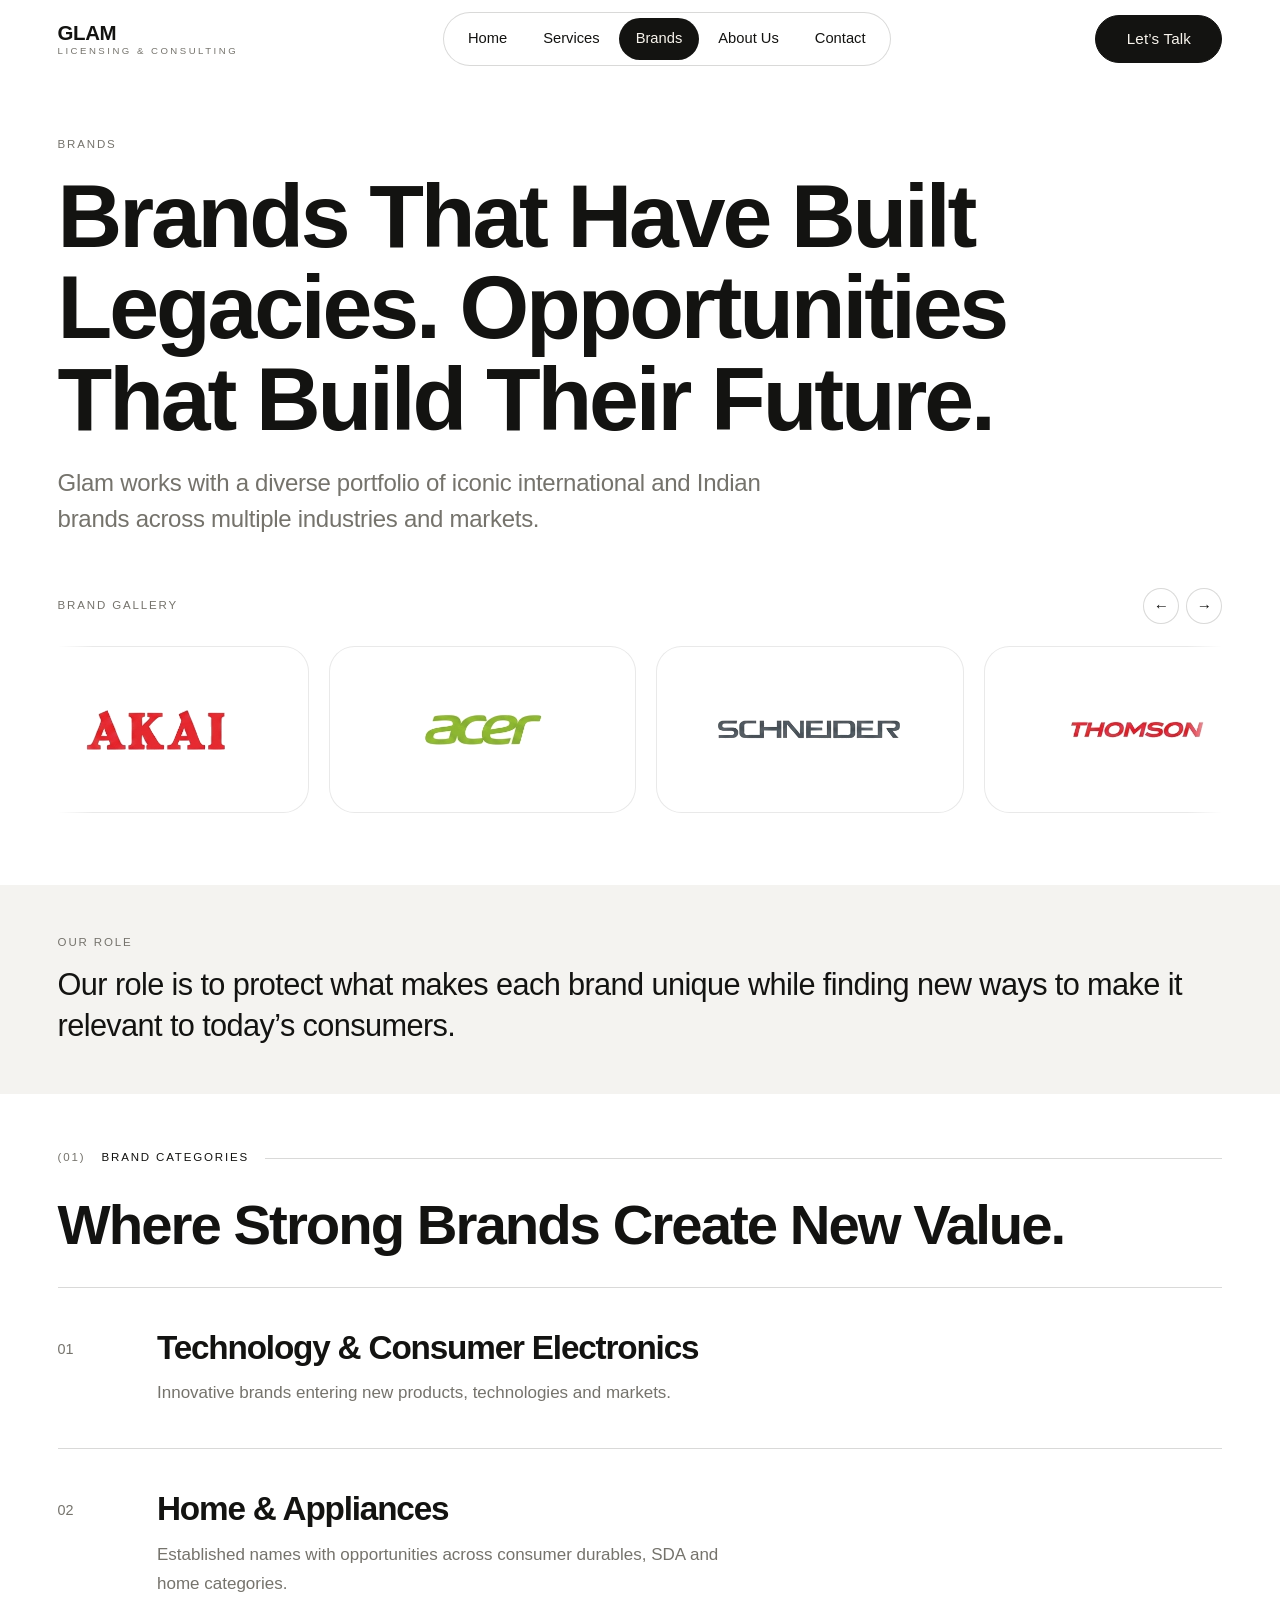
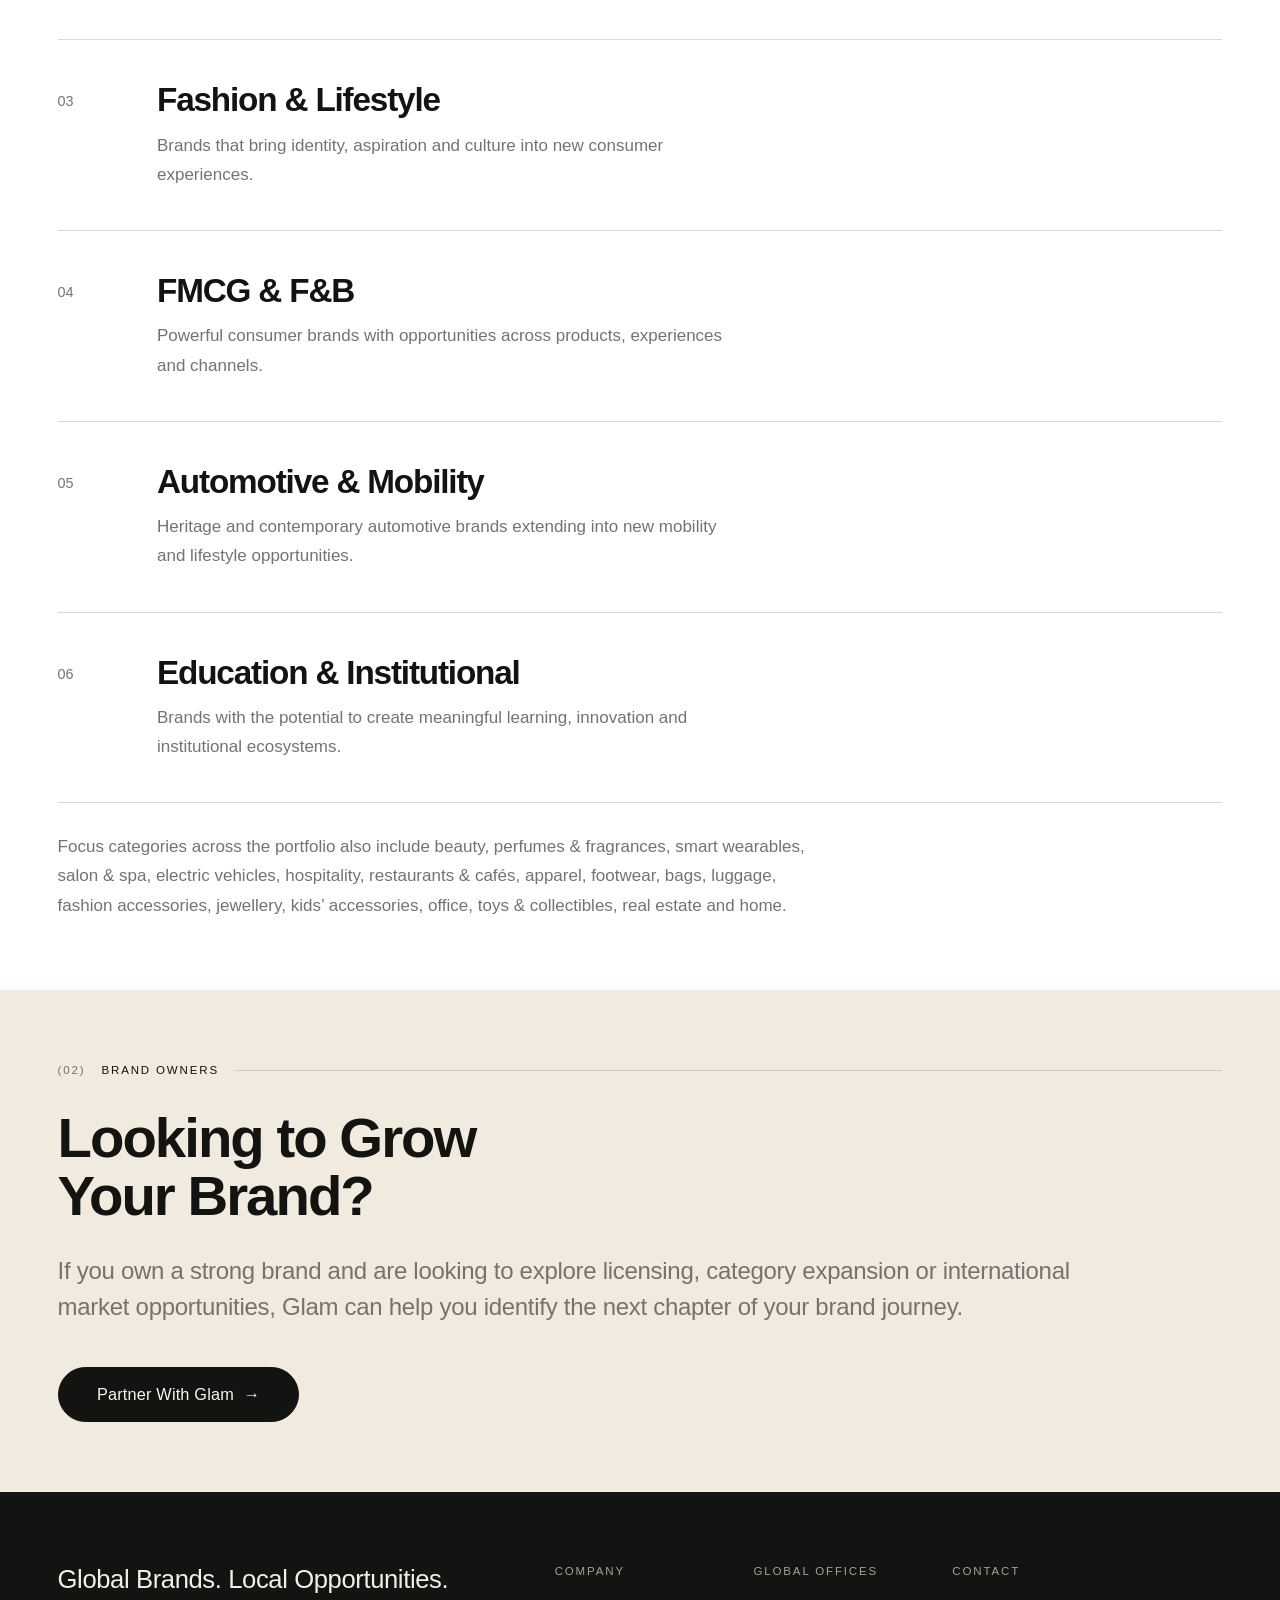
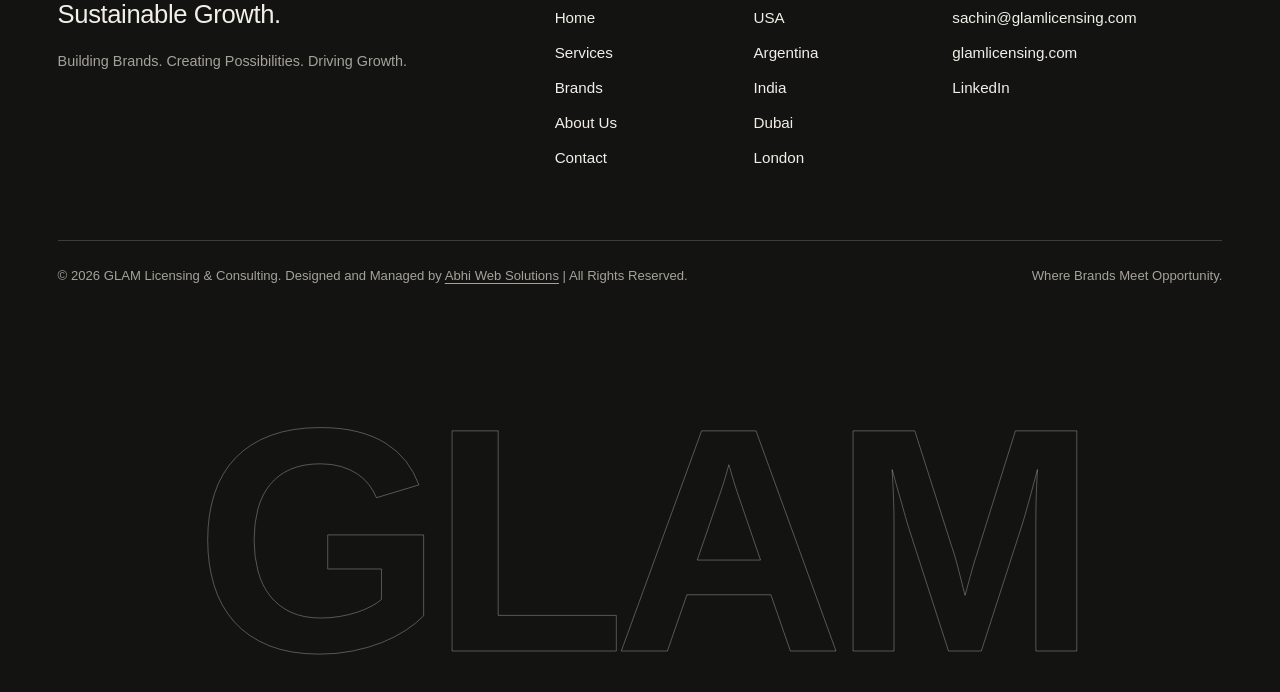
<file: brands.html>
﻿<!DOCTYPE html>
<html lang="en">
<head>
  <meta charset="UTF-8">
  <meta name="viewport" content="width=device-width, initial-scale=1.0">

  <!-- TITLE -->
  <title>Our Brand Portfolio | Global Licensing Partners — GLAM</title>

  <!-- META DESCRIPTION -->
  <meta name="description" content="Discover GLAM's portfolio of licensed brands — Acer, Akai, Thomson, Blaupunkt, Telefunken, Hard Rock, NASA &amp; more — across tech, fashion, FMCG &amp; lifestyle.">

  <!-- KEYWORDS -->
  <meta name="keywords" content="GLAM brand portfolio, licensed brands, technology brand licensing, fashion and lifestyle licensing, FMCG brand licensing, automotive mobility brand licensing">

  <!-- ROBOTS + CANONICAL -->
  <meta name="robots" content="index, follow, max-image-preview:large">
  <link rel="canonical" href="https://www.glamlicensing.com/brands">

  <!-- OPEN GRAPH -->
  <meta property="og:type" content="website">
  <meta property="og:site_name" content="GLAM Licensing &amp; Consulting">
  <meta property="og:title" content="Brands — GLAM Licensing &amp; Consulting">
  <meta property="og:description" content="Brands that have built legacies. Opportunities that build their future. Glam works with a diverse portfolio of iconic international and Indian brands.">
  <meta property="og:url" content="https://www.glamlicensing.com/brands">
  <meta property="og:image" content="https://www.glamlicensing.com/images/brands/brand2.png">
  <meta property="og:locale" content="en_US">

  <!-- TWITTER / X CARD -->
  <meta name="twitter:card" content="summary_large_image">
  <meta name="twitter:title" content="Brands — GLAM Licensing &amp; Consulting">
  <meta name="twitter:description" content="Glam's brand portfolio spans technology, fashion, FMCG, automotive and lifestyle — including Acer, Akai, Thomson, Hard Rock and NASA.">
  <meta name="twitter:image" content="https://www.glamlicensing.com/images/brands/brand2.png">

  <!-- JSON-LD: BreadcrumbList -->
  <script type="application/ld+json">
  {
    "@context": "https://schema.org",
    "@type": "BreadcrumbList",
    "itemListElement": [
      { "@type": "ListItem", "position": 1, "name": "Home", "item": "https://www.glamlicensing.com/" },
      { "@type": "ListItem", "position": 2, "name": "Brands", "item": "https://www.glamlicensing.com/brands" }
    ]
  }
  </script>

  <!-- JSON-LD: CollectionPage / brand ItemList -->
  <script type="application/ld+json">
  {
    "@context": "https://schema.org",
    "@type": "CollectionPage",
    "url": "https://www.glamlicensing.com/brands",
    "name": "Brand Portfolio — GLAM Licensing & Consulting",
    "description": "Glam works with a diverse portfolio of iconic international and Indian brands across multiple industries and markets.",
    "isPartOf": { "@id": "https://www.glamlicensing.com/#website" },
    "about": {
      "@type": "ItemList",
      "itemListElement": [
        { "@type": "ListItem", "position": 1, "name": "Akai" },
        { "@type": "ListItem", "position": 2, "name": "Acer" },
        { "@type": "ListItem", "position": 3, "name": "Schneider" },
        { "@type": "ListItem", "position": 4, "name": "Thomson" },
        { "@type": "ListItem", "position": 5, "name": "Telefunken" },
        { "@type": "ListItem", "position": 6, "name": "Blaupunkt" },
        { "@type": "ListItem", "position": 7, "name": "Hang Ten" },
        { "@type": "ListItem", "position": 8, "name": "NASA" },
        { "@type": "ListItem", "position": 9, "name": "Hard Rock Cafe" },
        { "@type": "ListItem", "position": 10, "name": "Edison" },
        { "@type": "ListItem", "position": 11, "name": "Swiss Life" }
      ]
    }
  }
  </script>

  <link rel="preconnect" href="https://api.fontshare.com" crossorigin>
  <link href="https://api.fontshare.com/v2/css?f[]=general-sans@400,500,600&display=swap" rel="stylesheet">
  <link rel="stylesheet" href="styles.css">
</head>
<body>
  <a class="skip-link" href="#main">Skip to content</a>

  <header class="topbar">
    <div class="topbar-inner container">
      <a class="brand" href="/" aria-label="GLAM Licensing and Consulting — Home">
        <span class="brand-mark">GLAM</span>
        <span class="brand-sub">Licensing &amp; Consulting</span>
      </a>
      <nav class="nav-pill" aria-label="Primary">
        <a href="/">Home</a>
        <a href="services">Services</a>
        <a href="brands" aria-current="page">Brands</a>
        <a href="about">About Us</a>
        <a href="contact">Contact</a>
      </nav>
      <a class="btn btn-ink btn-talk" href="contact">Let&rsquo;s Talk</a>
      <button class="nav-toggle" aria-expanded="false" aria-controls="mobile-nav" aria-label="Open navigation">
        <span></span><span></span>
      </button>
    </div>
  </header>

  <nav class="mobile-nav" id="mobile-nav" aria-label="Mobile" hidden>
    <ul>
      <li><a href="/"><span class="n">01</span>Home</a></li>
      <li><a href="services"><span class="n">02</span>Services</a></li>
      <li><a href="brands" aria-current="page"><span class="n">03</span>Brands</a></li>
      <li><a href="about"><span class="n">04</span>About Us</a></li>
      <li><a href="contact"><span class="n">05</span>Contact</a></li>
    </ul>
    <div class="mobile-nav-foot">
      <p><span class="label">Global Offices</span><br>USA &middot; Argentina &middot; India &middot; Dubai &middot; London</p>
      <p><a href="mailto:sachin@glamlicensing.com">sachin@glamlicensing.com</a></p>
    </div>
  </nav>

  <main id="main">

    <!-- HERO -->
    <section class="hero-inner" aria-labelledby="hero-title">
      <div class="container">
        <p class="label hero-kicker" data-reveal>Brands</p>
        <h1 id="hero-title" data-reveal data-delay="1">Brands That Have Built Legacies. Opportunities That Build Their Future.</h1>
        <p class="lead muted" data-reveal data-delay="2">Glam works with a diverse portfolio of iconic international and Indian brands across multiple industries and markets.</p>
        <!-- BRAND SHOWCASE SCROLLER (13 SLOTS) -->
        <div class="brand-scroller" data-reveal data-delay="3">
          <div class="brand-scroller-head">
            <span class="label">Brand Gallery</span>
            <div class="scroller-controls">
              <button class="scroller-btn prev" aria-label="Scroll in reverse">
                <span aria-hidden="true">&larr;</span>
              </button>
              <button class="scroller-btn next" aria-label="Scroll forward">
                <span aria-hidden="true">&rarr;</span>
              </button>
            </div>
          </div>
          <div class="brand-scroller-wrap">
            <div class="brand-scroller-track" tabindex="0" aria-label="Brand showcase gallery">
              <!-- PRIMARY GROUP -->
              <div class="brand-scroller-group">
                <!-- SLOT 01 -->
                <div class="brand-slot">
                  <img src="images/brands/brand1.png" alt="AKAI" loading="lazy">
                </div>
                <!-- SLOT 02 -->
                <div class="brand-slot">
                  <img src="images/brands/brand2.png" alt="Acer" loading="lazy">
                </div>
                <!-- SLOT 03 -->
                <div class="brand-slot">
                  <img src="images/brands/brand3.png" alt="Schneider" loading="lazy">
                </div>
                <!-- SLOT 04 -->
                <div class="brand-slot">
                  <img src="images/brands/brand5.png" alt="Thomson" loading="lazy">
                </div>
                <!-- SLOT 05 -->
                <div class="brand-slot">
                  <img src="images/brands/brand14.png" alt="Telefunken" loading="lazy">
                </div>
                <!-- SLOT 06 -->
                <div class="brand-slot">
                  <img src="images/brands/brand8.png" alt="Blaupunkt" loading="lazy">
                </div>
                <!-- SLOT 07 -->
                <div class="brand-slot">
                  <img src="images/brands/brand9.png" alt="Hang Ten" loading="lazy">
                </div>
                <!-- SLOT 08 -->
                <div class="brand-slot">
                  <img src="images/brands/brand15.png" alt="NASA" loading="lazy">
                </div>
                <!-- SLOT 09 -->
                <div class="brand-slot">
                  <img src="images/brands/brand18.png" alt="Brand Partner" loading="lazy">
                </div>
                <!-- SLOT 10 -->
                <div class="brand-slot">
                  <img src="images/brands/brand12.png" alt="Hard Rock Cafe" loading="lazy">
                </div>
                <!-- SLOT 11 -->
                <div class="brand-slot">
                  <img src="images/brands/brand16.png" alt="Edison" loading="lazy">
                </div>
                <!-- SLOT 12 -->
                <div class="brand-slot">
                  <img src="images/brands/brand17.png" alt="Swiss Life" loading="lazy">
                </div>
                <!-- SLOT 13 -->
                <div class="brand-slot">
                  <img src="images/brands/brand10.png" alt="Brand Partner" loading="lazy">
                </div>
              </div>
              <!-- CLONED GROUP 1 FOR SEAMLESS INFINITE LOOP -->
              <div class="brand-scroller-group" aria-hidden="true">
                <!-- SLOT 01 -->
                <div class="brand-slot">
                  <img src="images/brands/brand1.png" alt="" loading="lazy">
                </div>
                <!-- SLOT 02 -->
                <div class="brand-slot">
                  <img src="images/brands/brand2.png" alt="" loading="lazy">
                </div>
                <!-- SLOT 03 -->
                <div class="brand-slot">
                  <img src="images/brands/brand3.png" alt="" loading="lazy">
                </div>
                <!-- SLOT 04 -->
                <div class="brand-slot">
                  <img src="images/brands/brand5.png" alt="" loading="lazy">
                </div>
                <!-- SLOT 05 -->
                <div class="brand-slot">
                  <img src="images/brands/brand14.png" alt="" loading="lazy">
                </div>
                <!-- SLOT 06 -->
                <div class="brand-slot">
                  <img src="images/brands/brand8.png" alt="" loading="lazy">
                </div>
                <!-- SLOT 07 -->
                <div class="brand-slot">
                  <img src="images/brands/brand9.png" alt="" loading="lazy">
                </div>
                <!-- SLOT 08 -->
                <div class="brand-slot">
                  <img src="images/brands/brand15.png" alt="" loading="lazy">
                </div>
                <!-- SLOT 09 -->
                <div class="brand-slot">
                  <img src="images/brands/brand18.png" alt="" loading="lazy">
                </div>
                <!-- SLOT 10 -->
                <div class="brand-slot">
                  <img src="images/brands/brand12.png" alt="" loading="lazy">
                </div>
                <!-- SLOT 11 -->
                <div class="brand-slot">
                  <img src="images/brands/brand16.png" alt="" loading="lazy">
                </div>
                <!-- SLOT 12 -->
                <div class="brand-slot">
                  <img src="images/brands/brand17.png" alt="" loading="lazy">
                </div>
                <!-- SLOT 13 -->
                <div class="brand-slot">
                  <img src="images/brands/brand10.png" alt="" loading="lazy">
                </div>
              </div>
              <!-- CLONED GROUP 2 FOR SEAMLESS INFINITE LOOP -->
              <div class="brand-scroller-group" aria-hidden="true">
                <!-- SLOT 01 -->
                <div class="brand-slot">
                  <img src="images/brands/brand1.png" alt="" loading="lazy">
                </div>
                <!-- SLOT 02 -->
                <div class="brand-slot">
                  <img src="images/brands/brand2.png" alt="" loading="lazy">
                </div>
                <!-- SLOT 03 -->
                <div class="brand-slot">
                  <img src="images/brands/brand3.png" alt="" loading="lazy">
                </div>
                <!-- SLOT 04 -->
                <div class="brand-slot">
                  <img src="images/brands/brand5.png" alt="" loading="lazy">
                </div>
                <!-- SLOT 05 -->
                <div class="brand-slot">
                  <img src="images/brands/brand14.png" alt="" loading="lazy">
                </div>
                <!-- SLOT 06 -->
                <div class="brand-slot">
                  <img src="images/brands/brand8.png" alt="" loading="lazy">
                </div>
                <!-- SLOT 07 -->
                <div class="brand-slot">
                  <img src="images/brands/brand9.png" alt="" loading="lazy">
                </div>
                <!-- SLOT 08 -->
                <div class="brand-slot">
                  <img src="images/brands/brand15.png" alt="" loading="lazy">
                </div>
                <!-- SLOT 09 -->
                <div class="brand-slot">
                  <img src="images/brands/brand18.png" alt="" loading="lazy">
                </div>
                <!-- SLOT 10 -->
                <div class="brand-slot">
                  <img src="images/brands/brand12.png" alt="" loading="lazy">
                </div>
                <!-- SLOT 11 -->
                <div class="brand-slot">
                  <img src="images/brands/brand16.png" alt="" loading="lazy">
                </div>
                <!-- SLOT 12 -->
                <div class="brand-slot">
                  <img src="images/brands/brand17.png" alt="" loading="lazy">
                </div>
                <!-- SLOT 13 -->
                <div class="brand-slot">
                  <img src="images/brands/brand10.png" alt="" loading="lazy">
                </div>
              </div>
            </div>
          </div>
        </div>
      </div>
    </section>

    <!-- POSITIONING STATEMENT -->
    <section class="section-tight sec-neutral role-sec" aria-label="Our role">
      <div class="container">
        <div class="role-box">
          <p class="label role-label" data-reveal>Our Role</p>
          <p class="statement role-statement" data-reveal data-delay="1">Our role is to protect what makes each brand unique while finding new ways to make it relevant to today&rsquo;s consumers.</p>
        </div>
      </div>
    </section>

    <!-- CATEGORIES -->
    <section class="section brand-cat-sec" aria-labelledby="cat-title">
      <div class="container">
        <p class="eyebrow"><span class="idx">(01)</span> Brand Categories</p>
        <div style="margin-bottom:clamp(1.4rem,2.6vw,2rem)">
          <h2 id="cat-title" data-reveal>Where Strong Brands Create New Value.</h2>
        </div>
        <div class="index-list">
          <div class="index-row cat-row" data-reveal>
            <span class="num">01</span>
            <span class="body"><h3>Technology &amp; Consumer Electronics</h3><p>Innovative brands entering new products, technologies and markets.</p></span>
          </div>
          <div class="index-row cat-row" data-reveal>
            <span class="num">02</span>
            <span class="body"><h3>Home &amp; Appliances</h3><p>Established names with opportunities across consumer durables, SDA and home categories.</p></span>
          </div>
          <div class="index-row cat-row" data-reveal>
            <span class="num">03</span>
            <span class="body"><h3>Fashion &amp; Lifestyle</h3><p>Brands that bring identity, aspiration and culture into new consumer experiences.</p></span>
          </div>
          <div class="index-row cat-row" data-reveal>
            <span class="num">04</span>
            <span class="body"><h3>FMCG &amp; F&amp;B</h3><p>Powerful consumer brands with opportunities across products, experiences and channels.</p></span>
          </div>
          <div class="index-row cat-row" data-reveal>
            <span class="num">05</span>
            <span class="body"><h3>Automotive &amp; Mobility</h3><p>Heritage and contemporary automotive brands extending into new mobility and lifestyle opportunities.</p></span>
          </div>
          <div class="index-row cat-row" data-reveal>
            <span class="num">06</span>
            <span class="body"><h3>Education &amp; Institutional</h3><p>Brands with the potential to create meaningful learning, innovation and institutional ecosystems.</p></span>
          </div>
        </div>
        <p class="muted" style="margin-top:clamp(1.4rem,2.4vw,1.8rem);max-width:44em" data-reveal>Focus categories across the portfolio also include beauty, perfumes &amp; fragrances, smart wearables, salon &amp; spa, electric vehicles, hospitality, restaurants &amp; caf&eacute;s, apparel, footwear, bags, luggage, fashion accessories, jewellery, kids&rsquo; accessories, office, toys &amp; collectibles, real estate and home.</p>
      </div>
    </section>

    <!-- BRAND OWNER CTA -->
    <section class="section sec-warm cta-band" aria-labelledby="cta-title">
      <div class="container">
        <p class="eyebrow"><span class="idx">(02)</span> Brand Owners</p>
        <h2 id="cta-title" data-reveal>Looking to Grow Your Brand?</h2>
        <p class="lead muted measure-wide" data-reveal data-delay="1">If you own a strong brand and are looking to explore licensing, category expansion or international market opportunities, Glam can help you identify the next chapter of your brand journey.</p>
        <a class="btn btn-ink btn-lg" href="contact" data-reveal data-delay="2">Partner With Glam <span class="arr">&rarr;</span></a>
      </div>
    </section>

  </main>

  <footer class="footer">
    <div class="container">
      <div class="footer-top">
        <div class="footer-brand">
          <p class="tag">Global Brands. Local Opportunities. Sustainable Growth.</p>
          <p class="subtag">Building Brands. Creating Possibilities. Driving Growth.</p>
        </div>
        <div class="footer-col">
          <span class="label">Company</span>
          <ul>
            <li><a href="/">Home</a></li>
            <li><a href="services">Services</a></li>
            <li><a href="brands">Brands</a></li>
            <li><a href="about">About Us</a></li>
            <li><a href="contact">Contact</a></li>
          </ul>
        </div>
        <div class="footer-col">
          <span class="label">Global Offices</span>
          <ul>
            <li>USA</li>
            <li>Argentina</li>
            <li>India</li>
            <li>Dubai</li>
            <li>London</li>
          </ul>
        </div>
        <div class="footer-col">
          <span class="label">Contact</span>
          <ul>
            <li><a href="mailto:sachin@glamlicensing.com">sachin@glamlicensing.com</a></li>
            <li><a href="https://www.glamlicensing.com">glamlicensing.com</a></li>
            <li><a href="https://in.linkedin.com/company/glam-licensing-inc" target="_blank" rel="noopener noreferrer">LinkedIn</a></li>
          </ul>
        </div>
      </div>
      <div class="footer-bottom">
        <p>&copy; <span data-year>2026</span> GLAM Licensing &amp; Consulting. Designed and Managed by <a href="https://abhiwebsolutions.com/" target="_blank" rel="noopener noreferrer">Abhi Web Solutions</a> | All Rights Reserved.</p>
        <p>Where Brands Meet Opportunity.</p>
      </div>
    </div>
    <div class="mega-crop" aria-hidden="true"><span class="megaword">GLAM</span></div>
  </footer>

  <script src="script.js" defer></script>
</body>
</html>
</file>
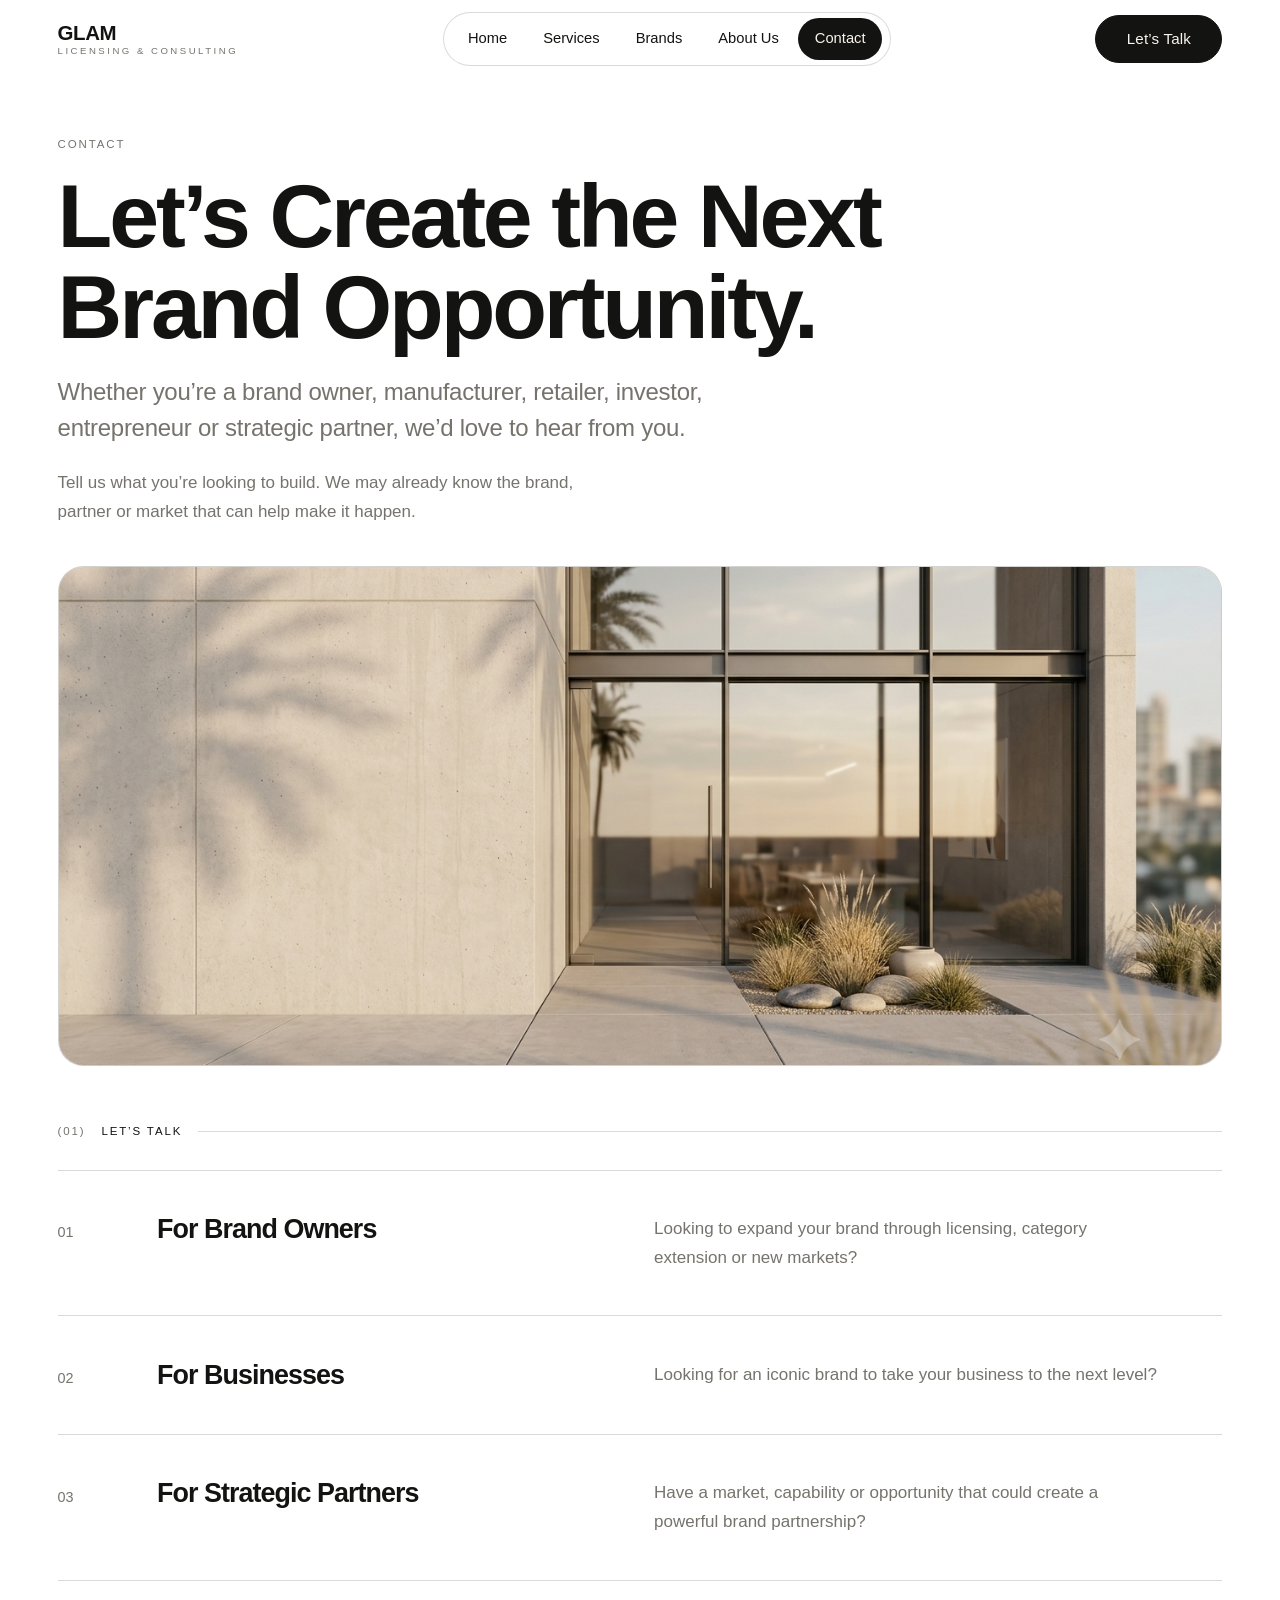
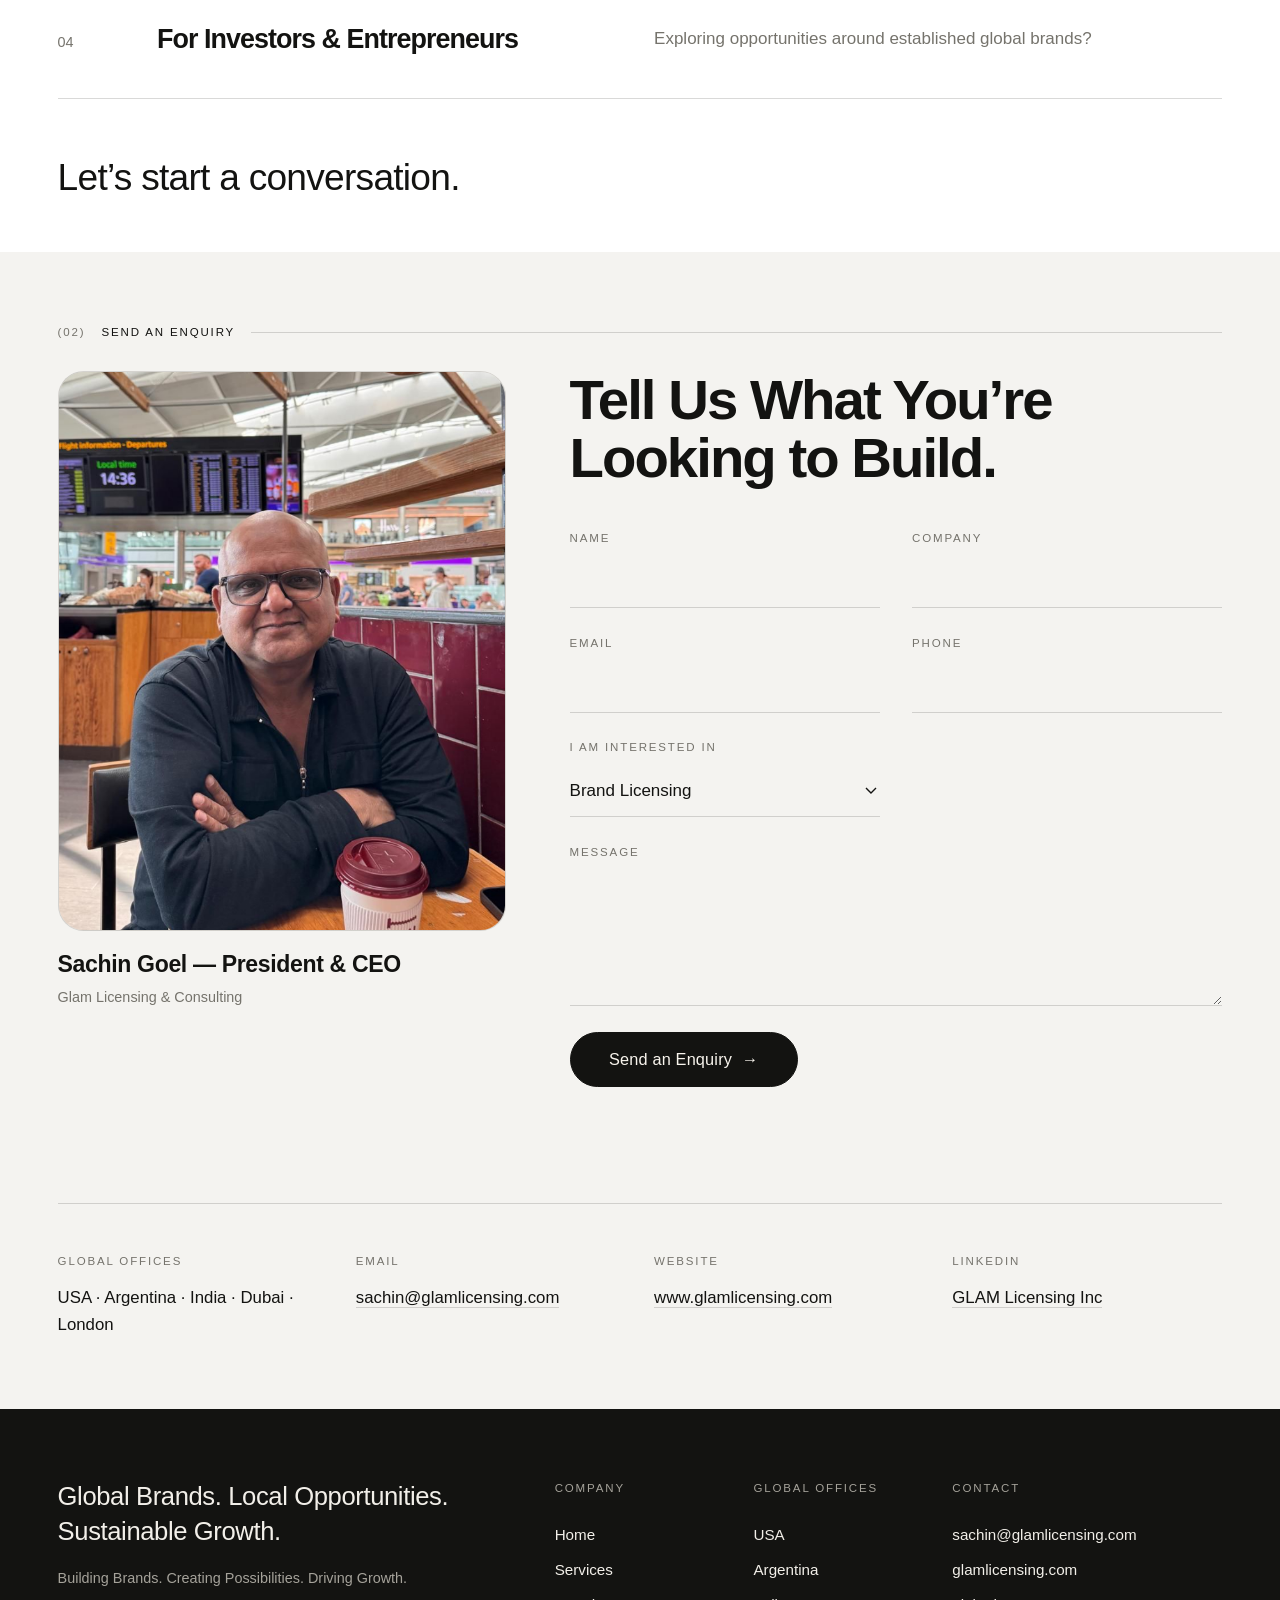
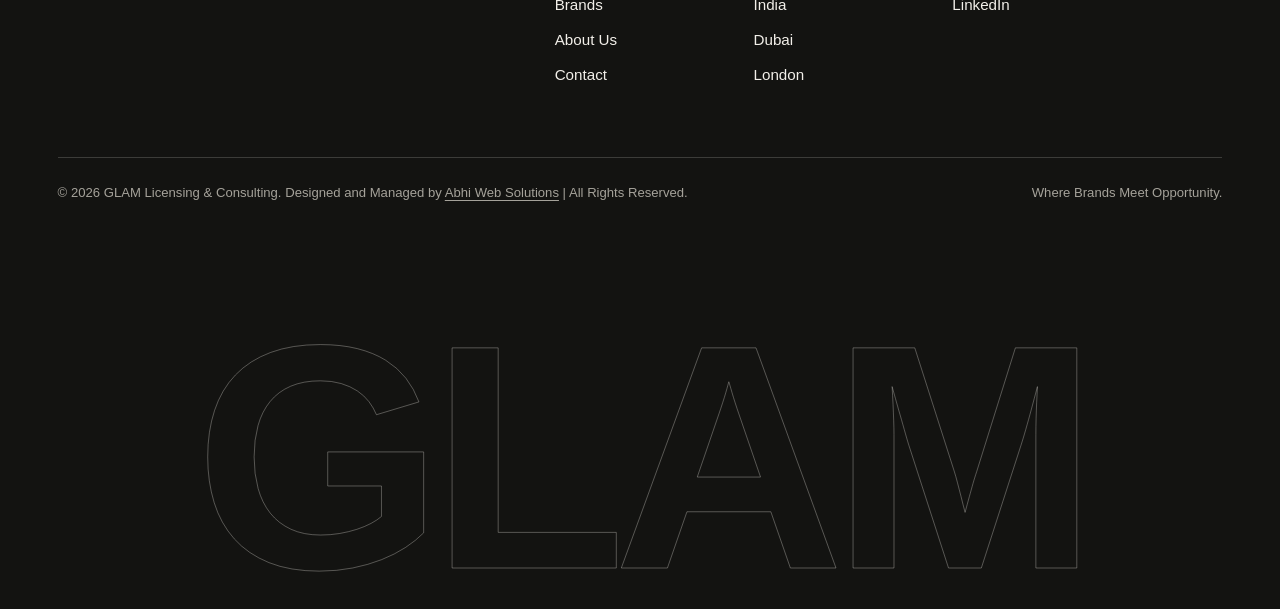
<file: contact.html>
﻿<!DOCTYPE html>
<html lang="en">
<head>
  <meta charset="UTF-8">
  <meta name="viewport" content="width=device-width, initial-scale=1.0">

  <!-- TITLE -->
  <title>Contact GLAM Licensing &amp; Consulting | Global Offices</title>

  <!-- META DESCRIPTION -->
  <meta name="description" content="Get in touch with GLAM Licensing &amp; Consulting — offices in the USA, Argentina, India, Dubai &amp; London. Start a brand licensing or partnership conversation.">

  <!-- KEYWORDS -->
  <meta name="keywords" content="contact GLAM licensing, brand licensing agency contact, brand partnership enquiry, brand licensing consultation, GLAM global offices">

  <!-- ROBOTS + CANONICAL -->
  <meta name="robots" content="index, follow, max-image-preview:large">
  <link rel="canonical" href="https://www.glamlicensing.com/contact">

  <!-- OPEN GRAPH -->
  <meta property="og:type" content="website">
  <meta property="og:site_name" content="GLAM Licensing &amp; Consulting">
  <meta property="og:title" content="Contact — GLAM Licensing &amp; Consulting">
  <meta property="og:description" content="Whether you're a brand owner, manufacturer, retailer, investor, entrepreneur or strategic partner, we'd love to hear from you.">
  <meta property="og:url" content="https://www.glamlicensing.com/contact">
  <meta property="og:image" content="https://www.glamlicensing.com/images/contact-banner.png">
  <meta property="og:locale" content="en_US">

  <!-- TWITTER / X CARD -->
  <meta name="twitter:card" content="summary_large_image">
  <meta name="twitter:title" content="Contact — GLAM Licensing &amp; Consulting">
  <meta name="twitter:description" content="Let's create the next brand opportunity. Reach GLAM Licensing &amp; Consulting across the USA, Argentina, India, Dubai and London.">
  <meta name="twitter:image" content="https://www.glamlicensing.com/images/contact-banner.png">

  <!-- JSON-LD: BreadcrumbList -->
  <script type="application/ld+json">
  {
    "@context": "https://schema.org",
    "@type": "BreadcrumbList",
    "itemListElement": [
      { "@type": "ListItem", "position": 1, "name": "Home", "item": "https://www.glamlicensing.com/" },
      { "@type": "ListItem", "position": 2, "name": "Contact", "item": "https://www.glamlicensing.com/contact" }
    ]
  }
  </script>

  <!-- JSON-LD: ContactPage -->
  <script type="application/ld+json">
  {
    "@context": "https://schema.org",
    "@type": "ContactPage",
    "url": "https://www.glamlicensing.com/contact",
    "name": "Contact — GLAM Licensing & Consulting",
    "mainEntity": {
      "@id": "https://www.glamlicensing.com/#organization",
      "@type": "Organization",
      "sameAs": [
        "https://in.linkedin.com/company/glam-licensing-inc"
      ],
      "contactPoint": [
        {
          "@type": "ContactPoint",
          "contactType": "sales",
          "email": "sachin@glamlicensing.com",
          "areaServed": ["US", "AR", "IN", "AE", "GB"],
          "availableLanguage": ["English"]
        }
      ]
    }
  }
  </script>

  <link rel="preconnect" href="https://api.fontshare.com" crossorigin>
  <link href="https://api.fontshare.com/v2/css?f[]=general-sans@400,500,600&display=swap" rel="stylesheet">
  <link rel="stylesheet" href="styles.css">
</head>
<body>
  <a class="skip-link" href="#main">Skip to content</a>

  <header class="topbar">
    <div class="topbar-inner container">
      <a class="brand" href="/" aria-label="GLAM Licensing and Consulting — Home">
        <span class="brand-mark">GLAM</span>
        <span class="brand-sub">Licensing &amp; Consulting</span>
      </a>
      <nav class="nav-pill" aria-label="Primary">
        <a href="/">Home</a>
        <a href="services">Services</a>
        <a href="brands">Brands</a>
        <a href="about">About Us</a>
        <a href="contact" aria-current="page">Contact</a>
      </nav>
      <a class="btn btn-ink btn-talk" href="#enquiry">Let&rsquo;s Talk</a>
      <button class="nav-toggle" aria-expanded="false" aria-controls="mobile-nav" aria-label="Open navigation">
        <span></span><span></span>
      </button>
    </div>
  </header>

  <nav class="mobile-nav" id="mobile-nav" aria-label="Mobile" hidden>
    <ul>
      <li><a href="/"><span class="n">01</span>Home</a></li>
      <li><a href="services"><span class="n">02</span>Services</a></li>
      <li><a href="brands"><span class="n">03</span>Brands</a></li>
      <li><a href="about"><span class="n">04</span>About Us</a></li>
      <li><a href="contact" aria-current="page"><span class="n">05</span>Contact</a></li>
    </ul>
    <div class="mobile-nav-foot">
      <p><span class="label">Global Offices</span><br>USA &middot; Argentina &middot; India &middot; Dubai &middot; London</p>
      <p><a href="mailto:sachin@glamlicensing.com">sachin@glamlicensing.com</a></p>
    </div>
  </nav>

  <main id="main">

    <!-- HERO -->
    <section class="hero-inner" aria-labelledby="hero-title">
      <div class="container">
        <p class="label hero-kicker" data-reveal>Contact</p>
        <h1 id="hero-title" data-reveal data-delay="1">Let&rsquo;s Create the Next Brand Opportunity.</h1>
        <p class="lead muted" data-reveal data-delay="2">Whether you&rsquo;re a brand owner, manufacturer, retailer, investor, entrepreneur or strategic partner, we&rsquo;d love to hear from you.</p>
        <p class="muted" style="margin-top:1.4rem;max-width:32em" data-reveal data-delay="3">Tell us what you&rsquo;re looking to build. We may already know the brand, partner or market that can help make it happen.</p>
        <figure class="ph r-219" style="margin-top:2.5rem;" data-reveal data-delay="4">
          <img src="images/contact-banner.png" alt="GLAM Office Reception / Communication Banner">
        </figure>
      </div>
    </section>

    <!-- PATHWAYS -->
    <section class="section-tight" aria-labelledby="paths-title" style="padding-top:0">
      <div class="container">
        <p class="eyebrow"><span class="idx">(01)</span> Let&rsquo;s Talk</p>
        <h2 id="paths-title" class="sr-only" style="position:absolute;left:-9999px">Who we work with</h2>
        <div class="paths">
          <div class="path-row" data-reveal>
            <span class="num">01</span>
            <h3>For Brand Owners</h3>
            <p>Looking to expand your brand through licensing, category extension or new markets?</p>
          </div>
          <div class="path-row" data-reveal>
            <span class="num">02</span>
            <h3>For Businesses</h3>
            <p>Looking for an iconic brand to take your business to the next level?</p>
          </div>
          <div class="path-row" data-reveal>
            <span class="num">03</span>
            <h3>For Strategic Partners</h3>
            <p>Have a market, capability or opportunity that could create a powerful brand partnership?</p>
          </div>
          <div class="path-row" data-reveal>
            <span class="num">04</span>
            <h3>For Investors &amp; Entrepreneurs</h3>
            <p>Exploring opportunities around established global brands?</p>
          </div>
        </div>
        <p class="statement" style="margin-top:clamp(2.4rem,4.5vw,3.4rem)" data-reveal>Let&rsquo;s start a conversation.</p>
      </div>
    </section>

    <!-- FORM + EXECUTIVE PROFILE -->
    <section class="section sec-neutral" id="enquiry" aria-labelledby="form-title">
      <div class="container">
        <p class="eyebrow"><span class="idx">(02)</span> Send an Enquiry</p>

        <div class="contact-main-grid">
          <!-- EXECUTIVE PROFILE SIDE -->
          <div class="contact-profile-card" data-reveal>
            <figure class="ph r-45 profile-photo" role="img" aria-label="Sachin Goel — President &amp; CEO, Glam Licensing &amp; Consulting">
              <img src="images/ceo.png" alt="Sachin Goel — President &amp; CEO, Glam Licensing &amp; Consulting" loading="lazy">
            </figure>
            <div class="profile-meta">
              <h3 class="profile-name">Sachin Goel &mdash; President &amp; CEO</h3>
              <p class="profile-company">Glam Licensing &amp; Consulting</p>
            </div>
          </div>

          <!-- FORM SIDE -->
          <form class="contact-form" novalidate>
            <h2 id="form-title" style="margin-bottom:clamp(1.8rem,3.4vw,2.6rem)" data-reveal>Tell Us What You&rsquo;re Looking to Build.</h2>
            <div class="field-row">
              <div class="field" data-reveal>
                <label for="f-name">Name</label>
                <input id="f-name" name="name" type="text" autocomplete="name" required>
              </div>
              <div class="field" data-reveal>
                <label for="f-company">Company</label>
                <input id="f-company" name="company" type="text" autocomplete="organization">
              </div>
            </div>
            <div class="field-row">
              <div class="field" data-reveal>
                <label for="f-email">Email</label>
                <input id="f-email" name="email" type="email" autocomplete="email" required>
              </div>
              <div class="field" data-reveal>
                <label for="f-phone">Phone</label>
                <input id="f-phone" name="phone" type="tel" autocomplete="tel">
              </div>
            </div>
            <div class="field-row">
              <div class="field" data-reveal>
                <label for="f-interest">I am interested in</label>
                <select id="f-interest" name="interest">
                  <option>Brand Licensing</option>
                  <option>Brand Partnership</option>
                  <option>Market Expansion</option>
                  <option>Brand Extension</option>
                  <option>Business Consulting</option>
                  <option>Other</option>
                </select>
              </div>
            </div>
            <div class="field" data-reveal>
              <label for="f-message">Message</label>
              <textarea id="f-message" name="message" required></textarea>
            </div>
            <button class="btn btn-ink btn-lg" type="submit" data-reveal>Send an Enquiry <span class="arr">&rarr;</span></button>
            <p class="form-note" role="status" aria-live="polite"></p>
          </form>
        </div>

        <!-- GLOBAL CONTACT & OFFICES STRIP -->
        <div class="contact-details-strip" data-reveal>
          <div class="detail-block">
            <span class="label">Global Offices</span>
            <p class="detail-val">USA &middot; Argentina &middot; India &middot; Dubai &middot; London</p>
          </div>
          <div class="detail-block">
            <span class="label">Email</span>
            <p class="detail-val"><a href="mailto:sachin@glamlicensing.com">sachin@glamlicensing.com</a></p>
          </div>
          <div class="detail-block">
            <span class="label">Website</span>
            <p class="detail-val"><a href="https://www.glamlicensing.com">www.glamlicensing.com</a></p>
          </div>
          <div class="detail-block">
            <span class="label">LinkedIn</span>
            <p class="detail-val"><a href="https://in.linkedin.com/company/glam-licensing-inc" target="_blank" rel="noopener noreferrer">GLAM Licensing Inc</a></p>
          </div>
        </div>
      </div>
    </section>

  </main>

  <footer class="footer">
    <div class="container">
      <div class="footer-top">
        <div class="footer-brand">
          <p class="tag">Global Brands. Local Opportunities. Sustainable Growth.</p>
          <p class="subtag">Building Brands. Creating Possibilities. Driving Growth.</p>
        </div>
        <div class="footer-col">
          <span class="label">Company</span>
          <ul>
            <li><a href="/">Home</a></li>
            <li><a href="services">Services</a></li>
            <li><a href="brands">Brands</a></li>
            <li><a href="about">About Us</a></li>
            <li><a href="contact">Contact</a></li>
          </ul>
        </div>
        <div class="footer-col">
          <span class="label">Global Offices</span>
          <ul>
            <li>USA</li>
            <li>Argentina</li>
            <li>India</li>
            <li>Dubai</li>
            <li>London</li>
          </ul>
        </div>
        <div class="footer-col">
          <span class="label">Contact</span>
          <ul>
            <li><a href="mailto:sachin@glamlicensing.com">sachin@glamlicensing.com</a></li>
            <li><a href="https://www.glamlicensing.com">glamlicensing.com</a></li>
            <li><a href="https://in.linkedin.com/company/glam-licensing-inc" target="_blank" rel="noopener noreferrer">LinkedIn</a></li>
          </ul>
        </div>
      </div>
      <div class="footer-bottom">
        <p>&copy; <span data-year>2026</span> GLAM Licensing &amp; Consulting. Designed and Managed by <a href="https://abhiwebsolutions.com/" target="_blank" rel="noopener noreferrer">Abhi Web Solutions</a> | All Rights Reserved.</p>
        <p>Where Brands Meet Opportunity.</p>
      </div>
    </div>
    <div class="mega-crop" aria-hidden="true"><span class="megaword">GLAM</span></div>
  </footer>

  <script src="script.js" defer></script>
</body>
</html>
</file>
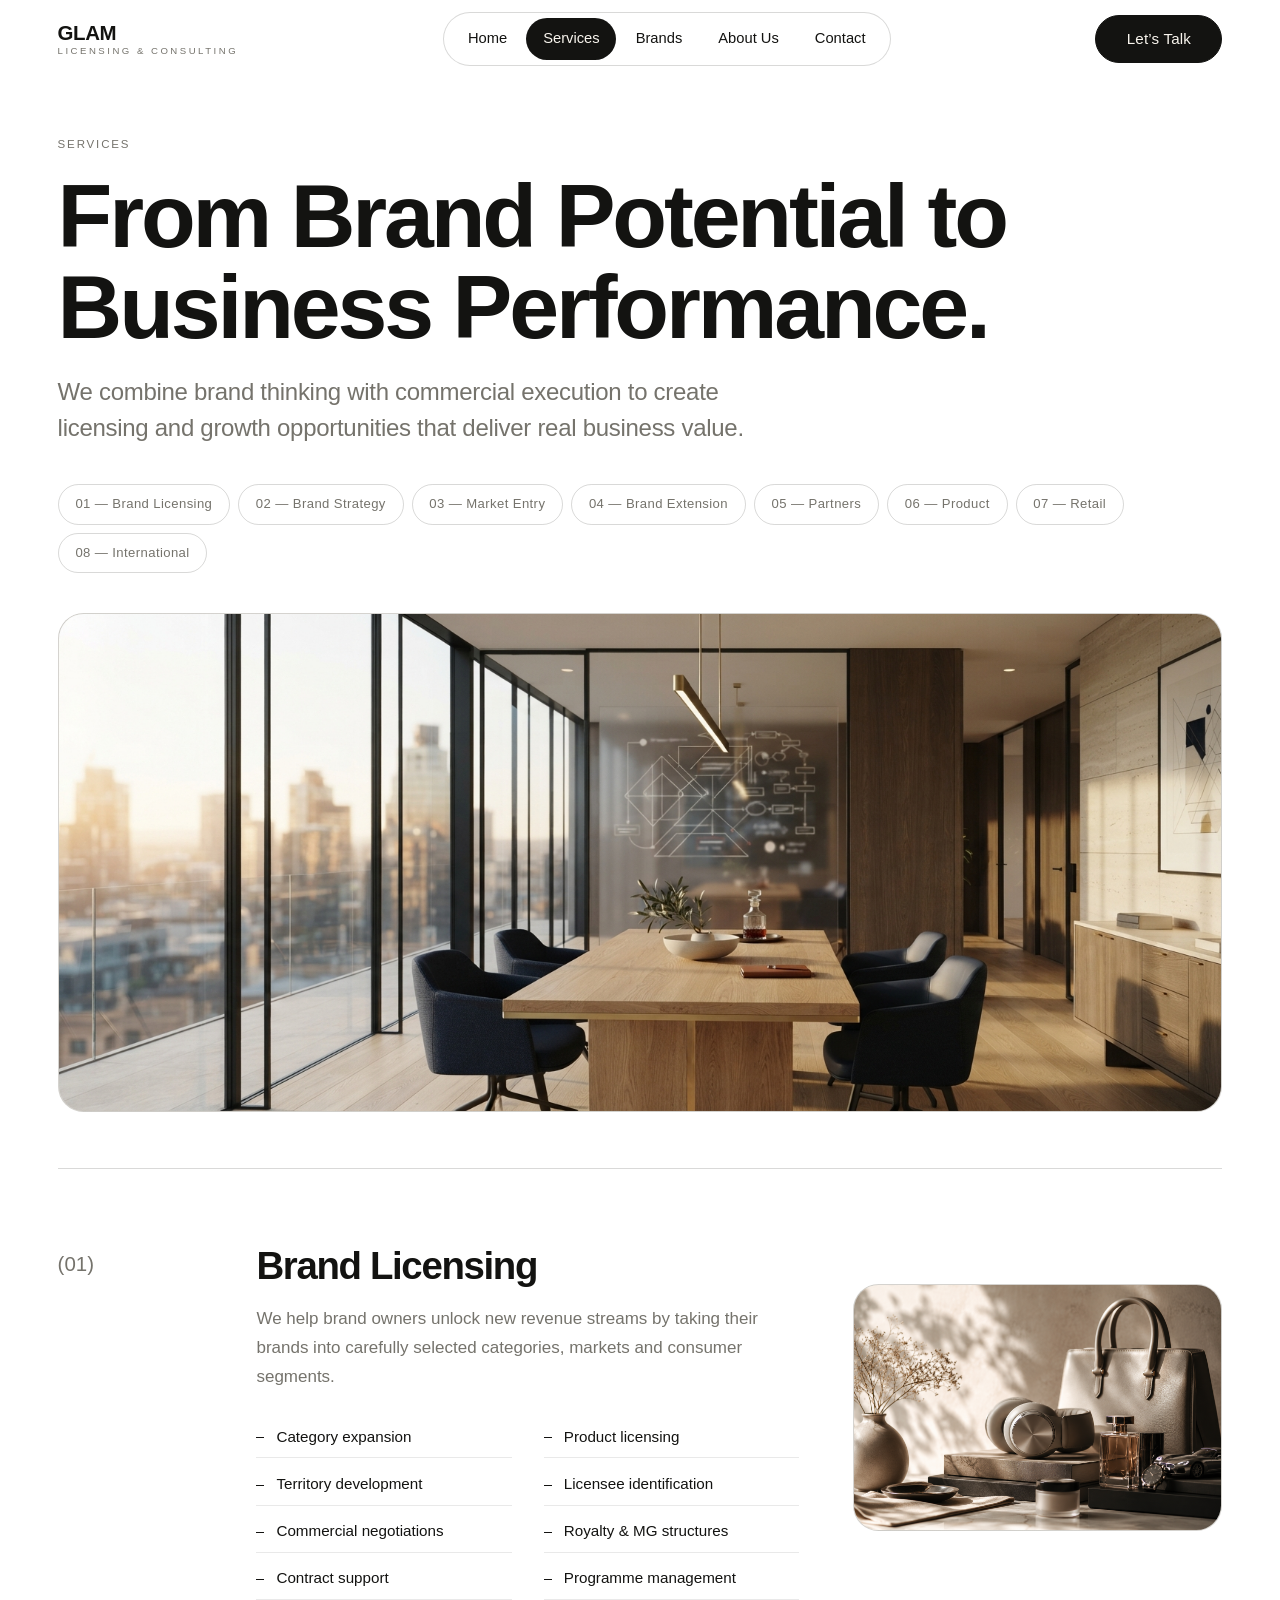
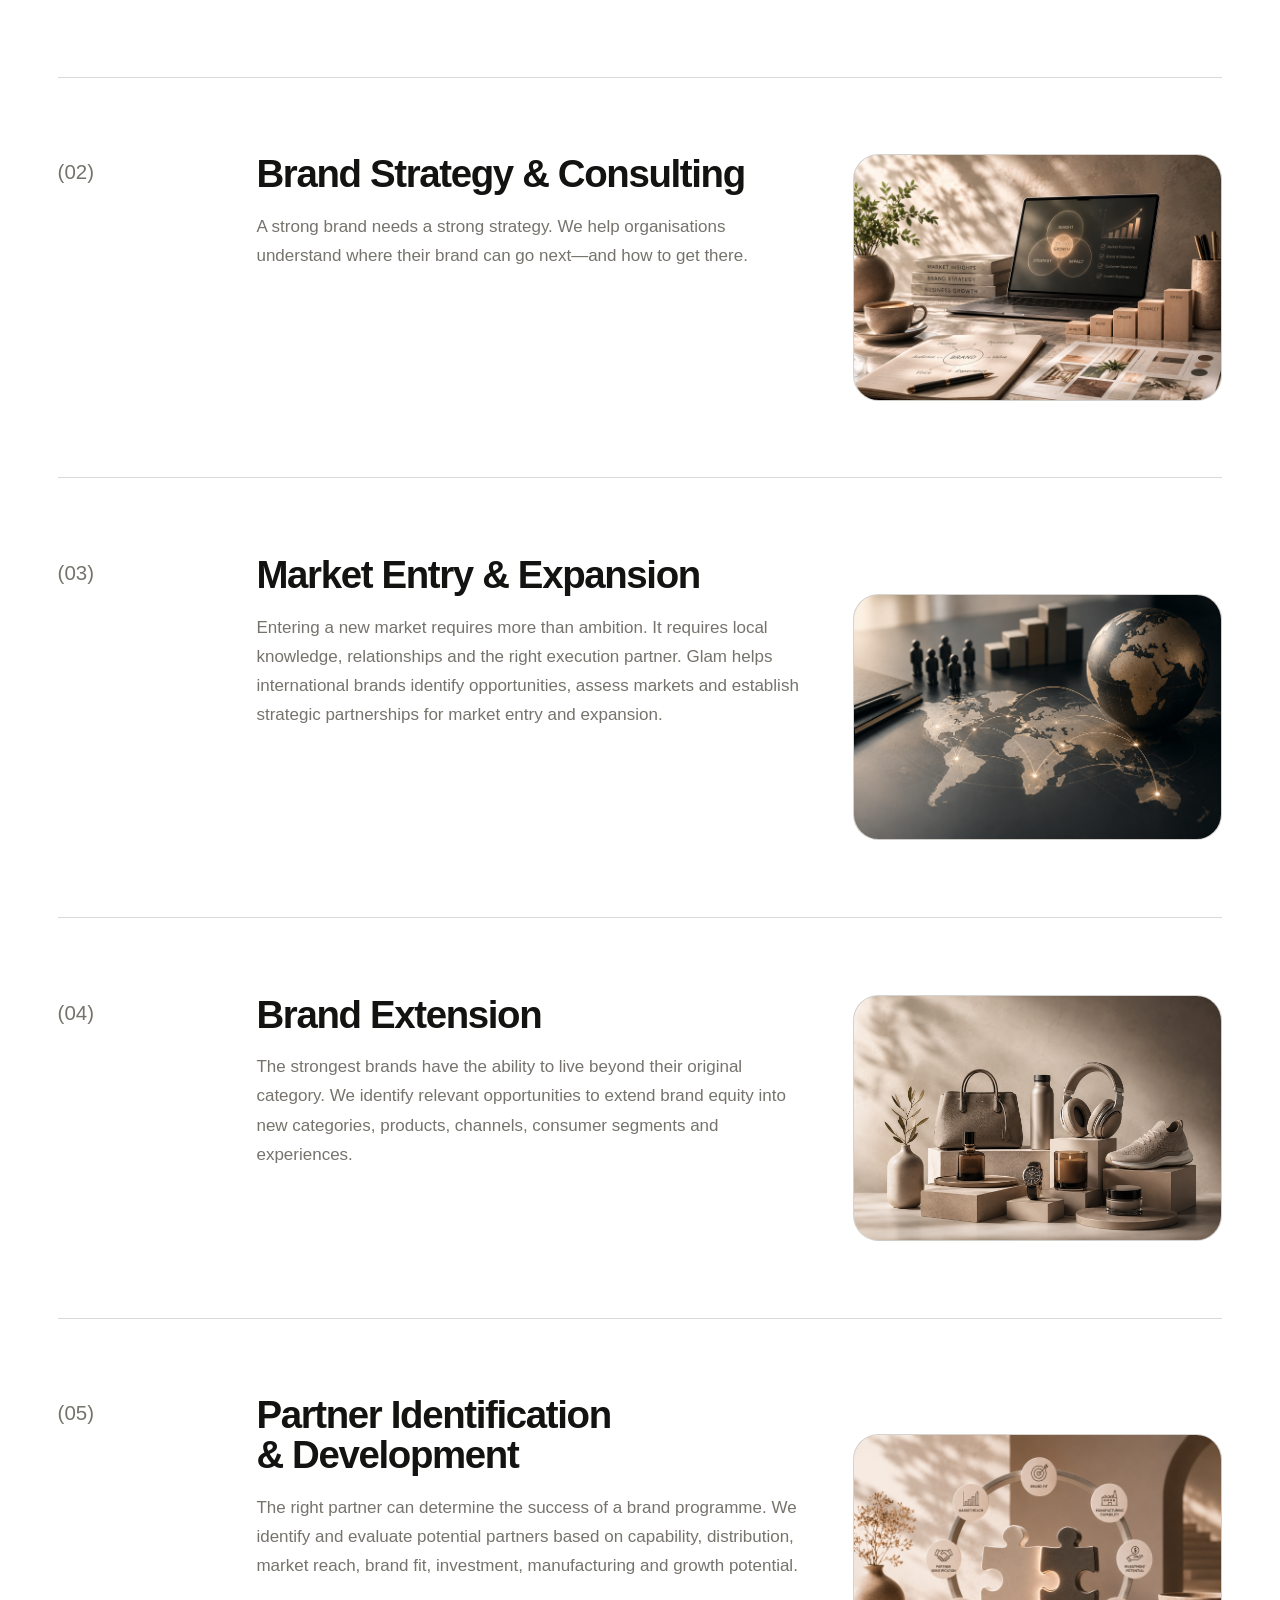
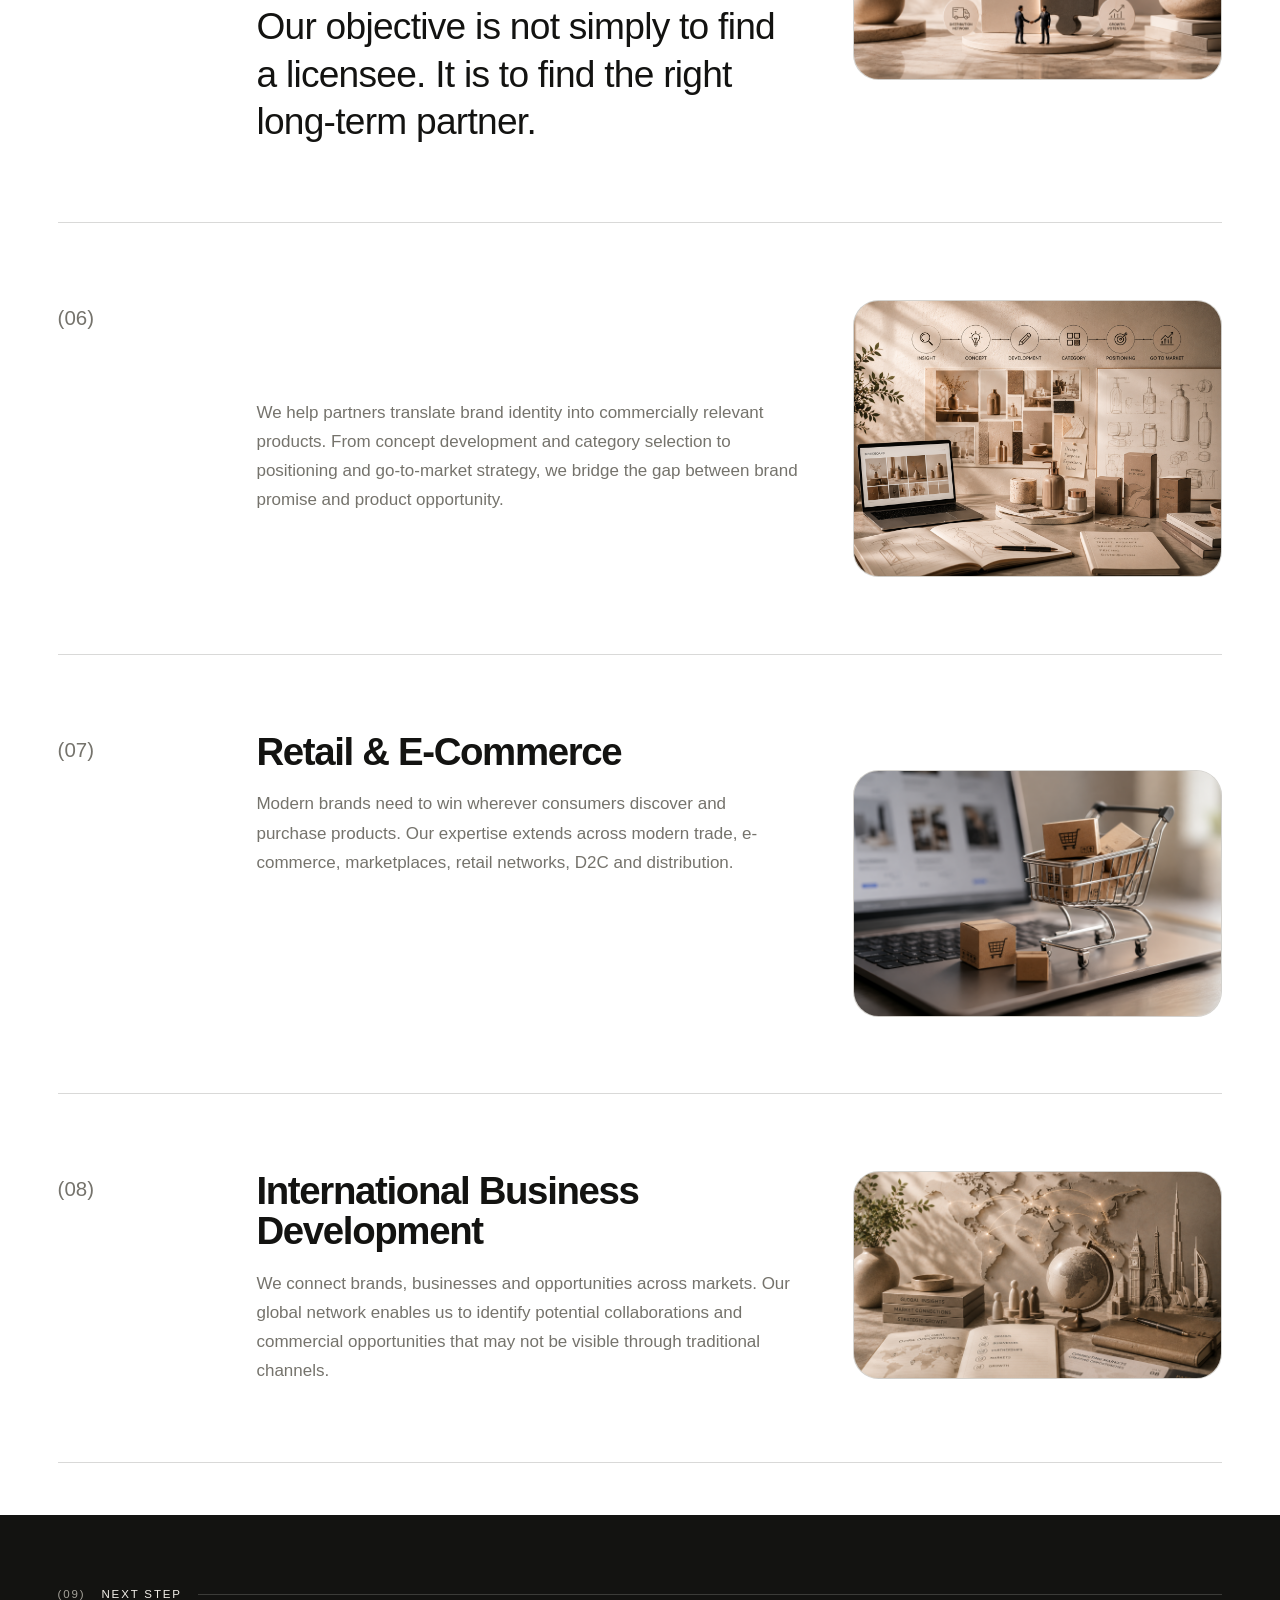
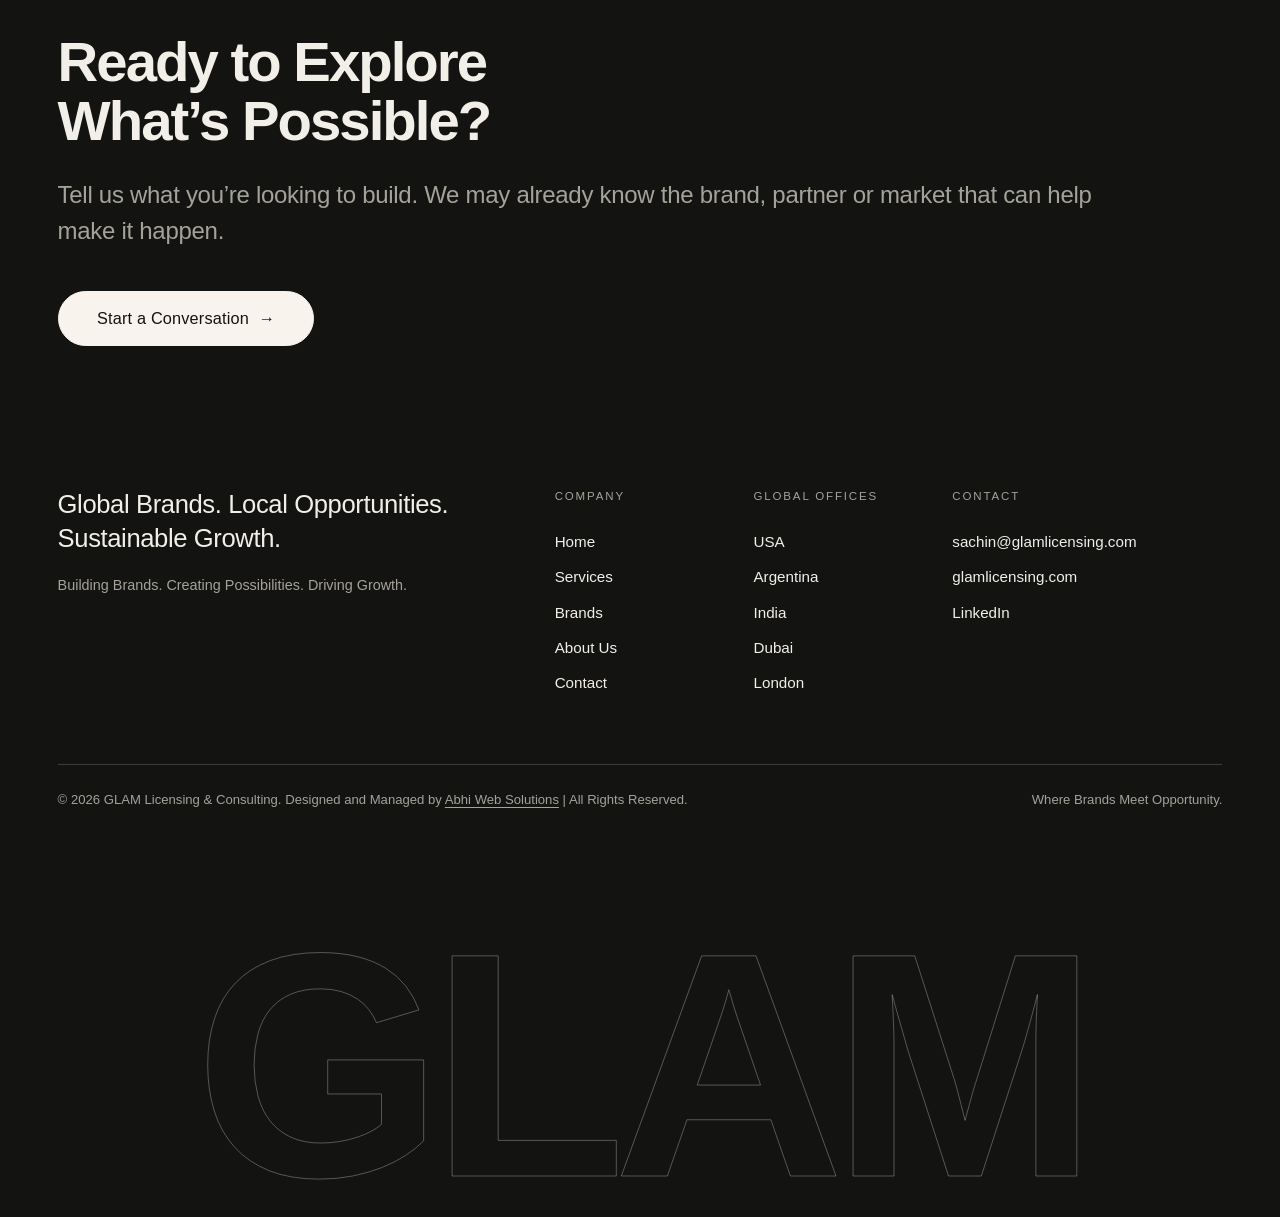
<file: services.html>
﻿<!DOCTYPE html>
<html lang="en">
<head>
  <meta charset="UTF-8">
  <meta name="viewport" content="width=device-width, initial-scale=1.0">

  <!-- TITLE -->
  <title>Brand Licensing, Strategy &amp; Market Entry Services | GLAM</title>

  <!-- META DESCRIPTION -->
  <meta name="description" content="Explore GLAM's brand licensing, brand strategy, market entry, brand extension, partner development, product development, retail &amp; international services.">

  <!-- KEYWORDS -->
  <meta name="keywords" content="brand licensing services, brand strategy consulting, market entry services, brand extension, partner development, retail consulting, international business development">

  <!-- ROBOTS + CANONICAL -->
  <meta name="robots" content="index, follow, max-image-preview:large">
  <link rel="canonical" href="https://www.glamlicensing.com/services">

  <!-- OPEN GRAPH -->
  <meta property="og:type" content="website">
  <meta property="og:site_name" content="GLAM Licensing &amp; Consulting">
  <meta property="og:title" content="Services — GLAM Licensing &amp; Consulting">
  <meta property="og:description" content="We combine brand thinking with commercial execution to create licensing and growth opportunities that deliver real business value.">
  <meta property="og:url" content="https://www.glamlicensing.com/services">
  <meta property="og:image" content="https://www.glamlicensing.com/images/services-banner.jpg">
  <meta property="og:image:width" content="1200">
  <meta property="og:image:height" content="630">
  <meta property="og:locale" content="en_US">

  <!-- TWITTER / X CARD -->
  <meta name="twitter:card" content="summary_large_image">
  <meta name="twitter:title" content="Services — GLAM Licensing &amp; Consulting">
  <meta name="twitter:description" content="Brand licensing, strategy, market entry, extension, partner development, product development, retail &amp; international business services.">
  <meta name="twitter:image" content="https://www.glamlicensing.com/images/services-banner.jpg">

  <!-- JSON-LD: BreadcrumbList -->
  <script type="application/ld+json">
  {
    "@context": "https://schema.org",
    "@type": "BreadcrumbList",
    "itemListElement": [
      { "@type": "ListItem", "position": 1, "name": "Home", "item": "https://www.glamlicensing.com/" },
      { "@type": "ListItem", "position": 2, "name": "Services", "item": "https://www.glamlicensing.com/services" }
    ]
  }
  </script>

  <!-- JSON-LD: Service catalog -->
  <script type="application/ld+json">
  {
    "@context": "https://schema.org",
    "@type": "Service",
    "serviceType": "Brand Licensing & Consulting",
    "provider": { "@id": "https://www.glamlicensing.com/#organization" },
    "areaServed": ["United States", "Argentina", "India", "United Arab Emirates", "United Kingdom"],
    "url": "https://www.glamlicensing.com/services",
    "hasOfferCatalog": {
      "@type": "OfferCatalog",
      "name": "GLAM Services",
      "itemListElement": [
        { "@type": "Offer", "itemOffered": { "@type": "Service", "name": "Brand Licensing", "description": "Unlocking new revenue streams by taking brands into carefully selected categories, markets and consumer segments." } },
        { "@type": "Offer", "itemOffered": { "@type": "Service", "name": "Brand Strategy & Consulting", "description": "Helping organisations understand where their brand can go next and how to get there." } },
        { "@type": "Offer", "itemOffered": { "@type": "Service", "name": "Market Entry & Expansion", "description": "Identifying opportunities, assessing markets and establishing strategic partnerships for market entry and expansion." } },
        { "@type": "Offer", "itemOffered": { "@type": "Service", "name": "Brand Extension", "description": "Identifying relevant opportunities to extend brand equity into new categories, products, channels and consumer segments." } },
        { "@type": "Offer", "itemOffered": { "@type": "Service", "name": "Partner Identification & Development", "description": "Identifying and evaluating potential partners based on capability, distribution, market reach, brand fit and growth potential." } },
        { "@type": "Offer", "itemOffered": { "@type": "Service", "name": "Product & Category Development", "description": "Helping partners translate brand identity into commercially relevant products, from concept to go-to-market strategy." } },
        { "@type": "Offer", "itemOffered": { "@type": "Service", "name": "Retail & E-Commerce", "description": "Expertise across modern trade, e-commerce, marketplaces, retail networks, D2C and distribution." } },
        { "@type": "Offer", "itemOffered": { "@type": "Service", "name": "International Business Development", "description": "Connecting brands, businesses and opportunities across global markets through GLAM's network." } }
      ]
    }
  }
  </script>

  <link rel="preconnect" href="https://api.fontshare.com" crossorigin>
  <link href="https://api.fontshare.com/v2/css?f[]=general-sans@400,500,600&display=swap" rel="stylesheet">
  <link rel="stylesheet" href="styles.css">
</head>
<body>
  <a class="skip-link" href="#main">Skip to content</a>

  <header class="topbar">
    <div class="topbar-inner container">
      <a class="brand" href="/" aria-label="GLAM Licensing and Consulting — Home">
        <span class="brand-mark">GLAM</span>
        <span class="brand-sub">Licensing &amp; Consulting</span>
      </a>
      <nav class="nav-pill" aria-label="Primary">
        <a href="/">Home</a>
        <a href="services" aria-current="page">Services</a>
        <a href="brands">Brands</a>
        <a href="about">About Us</a>
        <a href="contact">Contact</a>
      </nav>
      <a class="btn btn-ink btn-talk" href="contact">Let&rsquo;s Talk</a>
      <button class="nav-toggle" aria-expanded="false" aria-controls="mobile-nav" aria-label="Open navigation">
        <span></span><span></span>
      </button>
    </div>
  </header>

  <nav class="mobile-nav" id="mobile-nav" aria-label="Mobile" hidden>
    <ul>
      <li><a href="/"><span class="n">01</span>Home</a></li>
      <li><a href="services" aria-current="page"><span class="n">02</span>Services</a></li>
      <li><a href="brands"><span class="n">03</span>Brands</a></li>
      <li><a href="about"><span class="n">04</span>About Us</a></li>
      <li><a href="contact"><span class="n">05</span>Contact</a></li>
    </ul>
    <div class="mobile-nav-foot">
      <p><span class="label">Global Offices</span><br>USA &middot; Argentina &middot; India &middot; Dubai &middot; London</p>
      <p><a href="mailto:sachin@glamlicensing.com">sachin@glamlicensing.com</a></p>
    </div>
  </nav>

  <main id="main">

    <!-- HERO -->
    <section class="hero-inner" aria-labelledby="hero-title">
      <div class="container">
        <p class="label hero-kicker" data-reveal>Services</p>
        <h1 id="hero-title" data-reveal data-delay="1">From Brand Potential to Business Performance.</h1>
        <p class="lead muted" data-reveal data-delay="2">We combine brand thinking with commercial execution to create licensing and growth opportunities that deliver real business value.</p>
        <nav class="svc-index" aria-label="Service index" data-reveal data-delay="3">
          <a href="#brand-licensing">01 &mdash; Brand Licensing</a>
          <a href="#brand-strategy">02 &mdash; Brand Strategy</a>
          <a href="#market-entry">03 &mdash; Market Entry</a>
          <a href="#brand-extension">04 &mdash; Brand Extension</a>
          <a href="#partner-development">05 &mdash; Partners</a>
          <a href="#product-development">06 &mdash; Product</a>
          <a href="#retail">07 &mdash; Retail</a>
          <a href="#business-development">08 &mdash; International</a>
        </nav>
        <figure class="ph r-219" style="margin-top:2.5rem;" data-reveal data-delay="3">
          <img src="images/services-banner.jpg" alt="Strategic Brand Services Banner">
        </figure>
      </div>
    </section>

    <!-- SERVICE DIRECTORY -->
    <section class="section-tight" aria-label="Service directory" style="padding-top:0">
      <div class="container">
        <hr class="rule">

        <article class="svc" id="brand-licensing">
          <p class="num">01</p>
          <div class="body">
            <h2 data-reveal>Brand Licensing</h2>
            <p class="muted" data-reveal data-delay="1">We help brand owners unlock new revenue streams by taking their brands into carefully selected categories, markets and consumer segments.</p>
            <ul class="svc-caps" data-reveal data-delay="2">
              <li>Category expansion</li>
              <li>Product licensing</li>
              <li>Territory development</li>
              <li>Licensee identification</li>
              <li>Commercial negotiations</li>
              <li>Royalty &amp; MG structures</li>
              <li>Contract support</li>
              <li>Programme management</li>
            </ul>
          </div>
          <div class="media">
            <figure class="ph r-32" role="img" aria-label="Brand Licensing Product Categories" data-reveal>
              <img src="images/glam_brand01.png" alt="Brand licensing products and categories">
            </figure>
          </div>
        </article>

        <article class="svc" id="brand-strategy">
          <p class="num">02</p>
          <div class="body">
            <h2 data-reveal>Brand Strategy &amp; Consulting</h2>
            <p class="muted" data-reveal data-delay="1">A strong brand needs a strong strategy. We help organisations understand where their brand can go next&mdash;and how to get there.</p>
          </div>
          <div class="media">
            <figure class="ph r-32" role="img" aria-label="Brand Strategy Session" data-reveal>
              <img src="images/02 - Brand strategy and consulting - Service.png" alt="Brand Strategy Session">
            </figure>
          </div>
        </article>

        <article class="svc" id="market-entry">
          <p class="num">03</p>
          <div class="body">
            <h2 data-reveal>Market Entry &amp; Expansion</h2>
            <p class="muted" data-reveal data-delay="1">Entering a new market requires more than ambition. It requires local knowledge, relationships and the right execution partner. Glam helps international brands identify opportunities, assess markets and establish strategic partnerships for market entry and expansion.</p>
          </div>
          <div class="media">
            <figure class="ph r-32" role="img" aria-label="Market Entry and Expansion" data-reveal>
              <img src="images/globalstrategy.png" alt="Market Expansion & Analysis">
            </figure>
          </div>
        </article>

        <article class="svc" id="brand-extension">
          <p class="num">04</p>
          <div class="body">
            <h2 data-reveal>Brand Extension</h2>
            <p class="muted" data-reveal data-delay="1">The strongest brands have the ability to live beyond their original category. We identify relevant opportunities to extend brand equity into new categories, products, channels, consumer segments and experiences.</p>
          </div>
          <div class="media">
            <figure class="ph r-32" role="img" aria-label="Brand Extension and Corporate Development" data-reveal>
              <img src="images/brand_expansion04.png" alt="Corporate office consultation mapping brand guidelines">
            </figure>
          </div>
        </article>

        <article class="svc" id="partner-development">
          <p class="num">05</p>
          <div class="body">
            <h2 data-reveal>Partner Identification &amp; Development</h2>
            <p class="muted" data-reveal data-delay="1">The right partner can determine the success of a brand programme. We identify and evaluate potential partners based on capability, distribution, market reach, brand fit, investment, manufacturing and growth potential.</p>
            <p class="statement" style="margin-top:1.4rem;max-width:22em" data-reveal data-delay="2">Our objective is not simply to find a licensee. It is to find the right long-term partner.</p>
          </div>
          <div class="media">
            <figure class="ph r-32" role="img" aria-label="Partner development and collaboration meetings" data-reveal>
              <img src="images/05 - partner identification.png" alt="Partnership Development Meeting">
            </figure>
          </div>
        </article>

        <article class="svc" id="product-development">
          <p class="num">06</p>
          <div class="body">
            <h2 data-reveal>Product &amp; Category Development</h2>
            <p class="muted" data-reveal data-delay="1">We help partners translate brand identity into commercially relevant products. From concept development and category selection to positioning and go-to-market strategy, we bridge the gap between brand promise and product opportunity.</p>
          </div>
          <div class="media">
            <figure class="ph r-43" role="img" aria-label="Product Development and Consumer Goods" data-reveal>
              <img src="images/6th-image.png" alt="Consumer goods and packaging design showcase">
            </figure>
          </div>
        </article>

        <article class="svc" id="retail">
          <p class="num">07</p>
          <div class="body">
            <h2 data-reveal>Retail &amp; E-Commerce</h2>
            <p class="muted" data-reveal data-delay="1">Modern brands need to win wherever consumers discover and purchase products. Our expertise extends across modern trade, e-commerce, marketplaces, retail networks, D2C and distribution.</p>
          </div>
          <div class="media">
            <figure class="ph r-32" role="img" aria-label="Retail and E-Commerce Storefronts" data-reveal>
              <img src="images/07ecommece.png" alt="Retail storefront layout and exhibition booth display">
            </figure>
          </div>
        </article>

        <article class="svc" id="business-development">
          <p class="num">08</p>
          <div class="body">
            <h2 data-reveal>International Business Development</h2>
            <p class="muted" data-reveal data-delay="1">We connect brands, businesses and opportunities across markets. Our global network enables us to identify potential collaborations and commercial opportunities that may not be visible through traditional channels.</p>
          </div>
          <div class="media">
            <figure class="ph r-169" role="img" aria-label="International Business Travel and Connections" data-reveal>
              <img src="images/8th-image .png" alt="Global business meetings and travel and networking">
            </figure>
          </div>
        </article>

      </div>
    </section>

    <!-- CTA -->
    <section class="section sec-dark cta-band" aria-labelledby="cta-title">
      <div class="container">
        <p class="eyebrow"><span class="idx">(09)</span> Next Step</p>
        <h2 id="cta-title" data-reveal>Ready to Explore What&rsquo;s Possible?</h2>
        <p class="lead muted measure-wide" data-reveal data-delay="1">Tell us what you&rsquo;re looking to build. We may already know the brand, partner or market that can help make it happen.</p>
        <a class="btn btn-paper btn-lg" href="contact" data-reveal data-delay="2">Start a Conversation <span class="arr">&rarr;</span></a>
      </div>
    </section>

  </main>

  <footer class="footer">
    <div class="container">
      <div class="footer-top">
        <div class="footer-brand">
          <p class="tag">Global Brands. Local Opportunities. Sustainable Growth.</p>
          <p class="subtag">Building Brands. Creating Possibilities. Driving Growth.</p>
        </div>
        <div class="footer-col">
          <span class="label">Company</span>
          <ul>
            <li><a href="/">Home</a></li>
            <li><a href="services">Services</a></li>
            <li><a href="brands">Brands</a></li>
            <li><a href="about">About Us</a></li>
            <li><a href="contact">Contact</a></li>
          </ul>
        </div>
        <div class="footer-col">
          <span class="label">Global Offices</span>
          <ul>
            <li>USA</li>
            <li>Argentina</li>
            <li>India</li>
            <li>Dubai</li>
            <li>London</li>
          </ul>
        </div>
        <div class="footer-col">
          <span class="label">Contact</span>
          <ul>
            <li><a href="mailto:sachin@glamlicensing.com">sachin@glamlicensing.com</a></li>
            <li><a href="https://www.glamlicensing.com">glamlicensing.com</a></li>
            <li><a href="https://in.linkedin.com/company/glam-licensing-inc" target="_blank" rel="noopener noreferrer">LinkedIn</a></li>
          </ul>
        </div>
      </div>
      <div class="footer-bottom">
        <p>&copy; <span data-year>2026</span> GLAM Licensing &amp; Consulting. Designed and Managed by <a href="https://abhiwebsolutions.com/" target="_blank" rel="noopener noreferrer">Abhi Web Solutions</a> | All Rights Reserved.</p>
        <p>Where Brands Meet Opportunity.</p>
      </div>
    </div>
    <div class="mega-crop" aria-hidden="true"><span class="megaword">GLAM</span></div>
  </footer>

  <script src="script.js" defer></script>
</body>
</html>
</file>
<file: styles.css>
﻿/* ============================================================
   GLAM LICENSING & CONSULTING — Global Design System
   Editorial · Monochrome · Premium
   ============================================================ */

/* ---------- Tokens ---------- */
:root{
  --ink:        #131311;
  --ink-soft:   #2b2b28;
  --paper:      #ffffff;
  --warm:       #f8f4ed;   /* warm off-white — home */
  --warm-deep:  #f1eadf;   /* deeper warm tint */
  --neutral:    #f4f3f0;   /* soft grey — inner pages */
  --mist:       #e9e7e2;
  --muted:      #75736c;
  --muted-dark: #a5a29a;   /* muted on ink */
  --line:       rgba(19,19,17,.16);
  --line-soft:  rgba(19,19,17,.09);
  --line-dark:  rgba(244,242,236,.18);
  --accent:     #FF6633;   /* bright premium orange */

  --font: "General Sans","Helvetica Neue",Helvetica,Arial,sans-serif;

  --fs-hero:  clamp(2.85rem, 7vw, 6.3rem);
  --fs-h2:    clamp(2.05rem, 4.4vw, 3.75rem);
  --fs-h3:    clamp(1.4rem, 2.3vw, 1.95rem);
  --fs-index: clamp(1.35rem, 2.6vw, 2.2rem);
  --fs-body:  1.0625rem;
  --fs-small: .9rem;
  --fs-label: .72rem;

  --track-tight: -.035em;
  --track-label: .16em;

  --r-img: clamp(18px, 2vw, 28px);
  --r-pill: 999px;

  --pad-x: clamp(20px, 4.5vw, 68px);
  --sec:   clamp(46px, 5.5vw, 76px);
  --gap:   clamp(16px, 2.2vw, 32px);

  --ease: cubic-bezier(.22,.68,0,1);
}

/* ---------- Reset ---------- */
*,*::before,*::after{box-sizing:border-box;margin:0;padding:0}
html{scroll-behavior:smooth}
body{
  font-family:var(--font);
  font-size:var(--fs-body);
  line-height:1.72;
  color:var(--ink);
  background:var(--paper);
  -webkit-font-smoothing:antialiased;
  text-rendering:optimizeLegibility;
}
body.home{background:var(--warm)}
img{display:block;max-width:100%}
a{color:inherit;text-decoration:none}
ul{list-style:none}
button{font:inherit;color:inherit;background:none;border:0;cursor:pointer}
::selection{background:var(--ink);color:var(--warm)}

.skip-link{
  position:absolute;left:-9999px;top:0;z-index:200;
  background:var(--ink);color:var(--paper);padding:.75rem 1.25rem;border-radius:0 0 8px 0;
}
.skip-link:focus{left:0}

:focus-visible{outline:2px solid var(--ink);outline-offset:3px;border-radius:2px}
.sec-dark :focus-visible{outline-color:var(--warm)}

/* ---------- Layout ---------- */
.container{max-width:1440px;margin:0 auto;padding-inline:var(--pad-x)}
.grid{display:grid;grid-template-columns:repeat(12,1fr);gap:var(--gap)}
.grid>*,.hero-grid>*,.split>*,.reach-grid>*,.contact-grid>*,.index-row>*,
.svc>*,.journey-item>*,.pillars>*,.story-steps>*,.prog-grid>*,.footer-top>*,
.brand-row>*,.path-row>*,.award-row>*{min-width:0}
.section{padding-block:var(--sec)}
.section-tight{padding-block:clamp(32px,4vw,56px)}

.rule{border:0;border-top:1px solid var(--line);margin:0}
.sec-dark .rule{border-color:var(--line-dark)}

/* ---------- Type ---------- */
h1,h2,h3,.display{
  font-weight:600;
  letter-spacing:var(--track-tight);
  line-height:1.02;
  text-wrap:balance;
}
h1{font-size:var(--fs-hero)}
h2{font-size:var(--fs-h2);line-height:1.04}
h3{font-size:var(--fs-h3);line-height:1.15}

.lead{
  font-size:clamp(1.2rem,1.9vw,1.5rem);
  line-height:1.5;letter-spacing:-.012em;font-weight:500;
}
.muted{color:var(--muted)}
.sec-dark .muted{color:var(--muted-dark)}
.measure{max-width:34em}
.measure-wide{max-width:44em}

.eyebrow{
  display:flex;align-items:baseline;gap:1rem;
  font-size:var(--fs-label);font-weight:500;
  letter-spacing:var(--track-label);text-transform:uppercase;
  margin-bottom:clamp(1.2rem,2.2vw,1.8rem);
}
.eyebrow .idx{color:var(--muted);font-variant-numeric:tabular-nums}
.sec-dark .eyebrow .idx{color:var(--muted-dark)}
.eyebrow::after{content:"";flex:1;border-top:1px solid var(--line);align-self:center}
.sec-dark .eyebrow::after{border-color:var(--line-dark)}

.label{
  font-size:var(--fs-label);font-weight:500;
  letter-spacing:var(--track-label);text-transform:uppercase;color:var(--muted);
}
.sec-dark .label{color:var(--muted-dark)}

/* ---------- Buttons ---------- */
.btn{
  display:inline-flex;align-items:center;gap:.6rem;
  padding:.95rem 1.9rem;border-radius:var(--r-pill);
  font-size:.95rem;font-weight:500;letter-spacing:.01em;line-height:1;
  border:1px solid var(--ink);
  transition:background .35s var(--ease),color .35s var(--ease),border-color .35s var(--ease),transform .35s var(--ease);
}
.btn .arr{transition:transform .35s var(--ease)}
.btn:hover .arr{transform:translateX(4px)}
.btn-ink{background:var(--ink);color:var(--warm)}
.btn-ink:hover{background:var(--ink-soft)}
.btn-ghost{background:transparent;color:var(--ink)}
.btn-ghost:hover{background:var(--ink);color:var(--warm)}
.btn-paper{background:var(--warm);color:var(--ink);border-color:var(--warm)}
.btn-paper:hover{background:transparent;color:var(--warm);border-color:var(--warm)}
.btn-lg{padding:1.15rem 2.4rem;font-size:1.02rem}

.text-link{
  display:inline-flex;align-items:center;gap:.55rem;
  font-size:var(--fs-small);font-weight:500;letter-spacing:.06em;text-transform:uppercase;
  border-bottom:1px solid var(--line);padding-bottom:.35rem;
  transition:border-color .3s var(--ease),color .3s var(--ease);
}
.text-link:hover{border-color:var(--ink)}
.text-link .arr{transition:transform .3s var(--ease)}
.text-link:hover .arr{transform:translateX(4px)}

/* ---------- Top bar ---------- */
.topbar{
  position:fixed;inset:0 0 auto 0;z-index:100;
  transition:background .4s var(--ease),border-color .4s var(--ease),backdrop-filter .4s var(--ease);
  border-bottom:1px solid transparent;
}
.topbar.is-scrolled{
  background:color-mix(in srgb,var(--paper) 82%,transparent);
  -webkit-backdrop-filter:blur(14px);backdrop-filter:blur(14px);
  border-bottom-color:var(--line-soft);
}
body.home .topbar.is-scrolled{background:color-mix(in srgb,var(--warm) 84%,transparent)}
.topbar-inner{
  display:flex;align-items:center;justify-content:space-between;gap:1.5rem;
  height:78px;
}
.brand{display:flex;flex-direction:column;line-height:1.05}
.brand-mark{font-weight:600;font-size:1.28rem;letter-spacing:-.02em}
.brand-sub{font-size:.6rem;font-weight:500;letter-spacing:.26em;text-transform:uppercase;color:var(--muted);margin-top:.2rem}

.nav-pill{
  display:flex;align-items:center;gap:.15rem;
  border:1px solid var(--line);border-radius:var(--r-pill);
  padding:.3rem .45rem;
  background:color-mix(in srgb,var(--paper) 55%,transparent);
  -webkit-backdrop-filter:blur(8px);backdrop-filter:blur(8px);
}
.nav-pill a{
  padding:.55rem 1.05rem;border-radius:var(--r-pill);
  font-size:.92rem;font-weight:500;
  transition:background .3s var(--ease),color .3s var(--ease);
}
.nav-pill a:hover{background:rgba(19,19,17,.06)}
.nav-pill a[aria-current="page"]{background:var(--ink);color:var(--warm)}

.nav-toggle{display:none}

body.nav-open .brand-mark{color:var(--warm)}
body.nav-open .brand-sub{color:var(--muted-dark)}
body.nav-open .topbar{background:transparent;border-bottom-color:transparent;-webkit-backdrop-filter:none;backdrop-filter:none}

/* Mobile navigation */
.mobile-nav{
  position:fixed;inset:0;z-index:99;background:var(--ink);color:var(--warm);
  display:flex;flex-direction:column;justify-content:space-between;
  padding:110px var(--pad-x) 2.25rem;
  opacity:0;visibility:hidden;transform:translateY(-2%);
  transition:opacity .45s var(--ease),transform .45s var(--ease),visibility 0s .45s;
}
.mobile-nav.is-open{opacity:1;visibility:visible;transform:none;transition-delay:0s}
.mobile-nav ul{display:flex;flex-direction:column}
.mobile-nav ul a{
  display:flex;align-items:baseline;gap:1.1rem;
  font-size:clamp(2rem,9vw,3rem);font-weight:600;letter-spacing:-.03em;line-height:1.05;
  padding:.85rem 0;border-bottom:1px solid var(--line-dark);
}
.mobile-nav ul a .n{font-size:.72rem;font-weight:500;letter-spacing:.14em;color:var(--muted-dark);font-variant-numeric:tabular-nums}
.mobile-nav ul a[aria-current="page"]{color:var(--muted-dark)}
.mobile-nav-foot{display:flex;flex-wrap:wrap;justify-content:space-between;gap:1rem;align-items:end}
.mobile-nav-foot .label{color:var(--muted-dark)}
.mobile-nav-foot p{font-size:var(--fs-small);color:var(--muted-dark)}

/* ---------- Hero ---------- */
.hero{padding-top:clamp(150px,20vh,220px)}
.hero-grid{display:grid;grid-template-columns:repeat(12,1fr);gap:var(--gap);align-items:start}
.hero-main{grid-column:1/8}
.hero-side{grid-column:9/13;padding-top:.6rem}
.hero-kicker{margin-bottom:1.6rem}
.hero h1{margin-bottom:2.4rem}
.hero-ctas{display:flex;flex-wrap:wrap;gap:.85rem}

.hero-stats{display:grid;grid-template-columns:1fr 1fr;gap:var(--gap);border-top:1px solid var(--line);padding-top:1.4rem;margin-bottom:2.2rem}
.stat .num{font-size:clamp(2.4rem,3.6vw,3.4rem);font-weight:600;letter-spacing:-.03em;line-height:1;font-variant-numeric:tabular-nums}
.stat .cap{display:block;margin-top:.55rem;font-size:.86rem;line-height:1.45;color:var(--muted)}
.sec-dark .stat .cap{color:var(--muted-dark)}

/* Inner-page hero */
.hero-inner{padding-top:clamp(130px,15vh,180px);padding-bottom:clamp(32px,4.5vw,56px)}
.hero-inner .hero-kicker{margin-bottom:1rem}
.hero-inner h1{max-width:12.5em;margin-bottom:1.25rem}
.hero-inner .lead{max-width:30em}

/* ---------- Mega wordmark ---------- */
.mega-crop{
  overflow: visible;
  line-height: normal;
  margin-top: clamp(2rem, 5vw, 4rem);
  margin-bottom: clamp(1rem, 2.5vw, 2.5rem);
}
.megaword{
  display: block;
  width: 100%;
  height: auto;
  text-align: center;
  white-space: nowrap;
  font-weight: 600;
  letter-spacing: -.04em;
  line-height: 0.95;
  font-size: clamp(80px, 25vw, 400px);
  transform: none;
  color: var(--accent);
  user-select: none;
}
.footer .mega-crop{
  margin-top: clamp(2.5rem, 6vw, 5rem);
  margin-bottom: 0;
}
.footer .megaword{
  color: transparent;
  -webkit-text-stroke: 1px rgba(244,242,236,.30);
  line-height: 0.95;
}
@supports not (-webkit-text-stroke:1px black){
  .footer .megaword{color:rgba(244,242,236,.10)}
}

/* ---------- Image placeholders ----------
   Replace any placeholder by dropping an <img> inside the <figure>:
   <figure class="ph r-169"><img src="…" alt="…"></figure>
   The image auto-fills the frame with object-fit: cover.            */
.ph{
  position:relative;overflow:hidden;border-radius:var(--r-img);
  background:
    linear-gradient(135deg,rgba(19,19,17,.045) 0%,rgba(19,19,17,0) 45%),
    var(--mist);
  border:1px solid var(--line-soft);
}
.sec-dark .ph{background:linear-gradient(135deg,rgba(244,242,236,.07),rgba(244,242,236,.02));border-color:var(--line-dark)}
.ph::before,.ph::after{content:"";position:absolute;width:14px;height:14px;border:1px solid var(--line);pointer-events:none}
.ph::before{top:14px;left:14px;border-right:0;border-bottom:0}
.ph::after{bottom:14px;right:14px;border-left:0;border-top:0}
.sec-dark .ph::before,.sec-dark .ph::after{border-color:var(--line-dark)}
.ph-tag{
  position:absolute;inset:0;display:flex;align-items:center;justify-content:center;
  font-size:var(--fs-label);font-weight:500;letter-spacing:var(--track-label);
  text-transform:uppercase;color:var(--muted);text-align:center;padding:1rem;
}
.sec-dark .ph-tag{color:var(--muted-dark)}
.ph img{position:absolute;inset:0;width:100%;height:100%;object-fit:cover;z-index:1}

.r-219{aspect-ratio:21/9}
.r-169{aspect-ratio:16/9}
.r-32{aspect-ratio:3/2}
.r-43{aspect-ratio:4/3}
.r-45{aspect-ratio:4/5}
.r-11{aspect-ratio:1/1}

/* ---------- Sections: shared editorial patterns ---------- */
.sec-dark{background:var(--ink);color:#f2efe9}
.sec-warm{background:var(--warm-deep)}
.sec-neutral{background:var(--neutral)}

.split{display:grid;grid-template-columns:repeat(12,1fr);gap:var(--gap)}
.split .col-a{grid-column:1/7}
.split .col-b{grid-column:8/13}
.split .col-b p+p{margin-top:.75rem}

.statement{font-size:clamp(1.55rem,2.9vw,2.5rem);font-weight:500;letter-spacing:-.02em;line-height:1.28}
.statement-link{
  color: inherit;
  text-decoration: none;
  display: inline-flex;
  align-items: center;
  gap: 0.75rem;
  transition: opacity 0.35s var(--ease);
}
.statement-link:hover{
  opacity: 0.8;
}
.statement-link .arr{
  transition: transform 0.35s var(--ease);
  display: inline-block;
}
.statement-link:hover .arr{
  transform: translateX(6px);
}

.awards-header-link {
  color: inherit;
  text-decoration: none;
  display: inline-block;
  transition: opacity 0.35s var(--ease);
}
.awards-header-link:hover {
  opacity: 0.85;
}
.awards-header-link .arr {
  display: inline-block;
  transition: transform 0.35s var(--ease);
}
.awards-header-link:hover .arr {
  transform: translateX(6px);
}

.awards-preview-sec {
  padding-block: clamp(40px, 5vw, 64px);
}
.awards-preview-sec + .cta-band {
  padding-top: clamp(48px, 6vw, 80px);
}

/* ---------- Role / Positioning Statement Box ---------- */
.role-sec {
  padding-block: clamp(28px, 3.8vw, 48px);
}
.role-box {
  display: flex;
  flex-direction: column;
}
.role-label {
  margin-bottom: clamp(0.55rem, 1vw, 0.85rem);
}
.role-statement {
  font-size: clamp(1.35rem, 2.4vw, 2.1rem);
  font-weight: 500;
  letter-spacing: -.02em;
  line-height: 1.32;
  color: var(--ink);
  max-width: 100%;
}
.brand-cat-sec {
  padding-top: clamp(32px, 4.4vw, 54px);
}

/* ---------- Belief Section (Side-by-Side Statement & Visual) ---------- */
.belief-grid {
  display: grid;
  grid-template-columns: repeat(12, 1fr);
  gap: clamp(2rem, 5vw, 4rem);
  align-items: center;
}
.belief-content {
  grid-column: 1 / 8;
  display: flex;
  flex-direction: column;
}
.belief-label {
  margin-bottom: clamp(1rem, 1.8vw, 1.4rem);
}
.belief-statement {
  font-size: clamp(1.35rem, 2.3vw, 2.05rem);
  font-weight: 500;
  letter-spacing: -.02em;
  line-height: 1.34;
  color: var(--ink);
}
.belief-media {
  grid-column: 8 / 13;
}
.belief-photo {
  border-radius: var(--r-img);
  overflow: hidden;
  border: 1px solid var(--line);
  box-shadow: 0 4px 18px -4px rgba(19, 19, 17, 0.08);
  transition: transform 0.4s var(--ease), box-shadow 0.4s var(--ease), border-color 0.4s var(--ease);
}
.belief-grid:hover .belief-photo {
  transform: translateY(-2px) scale(1.01);
  border-color: var(--ink);
  box-shadow: 0 8px 24px -6px rgba(19, 19, 17, 0.14);
}

/* Numbered editorial index rows (What we do / Services / Why Glam) */
.index-list{border-top:1px solid var(--line)}
.sec-dark .index-list{border-color:var(--line-dark)}
.index-row{
  display:grid;grid-template-columns:repeat(12,1fr);gap:var(--gap);
  align-items:start;
  padding-block:clamp(1.7rem,3.2vw,2.6rem);
  border-bottom:1px solid var(--line);
  position:relative;
}
.sec-dark .index-row{border-color:var(--line-dark)}
.index-row .num{
  grid-column:1/2;
  font-size:var(--fs-small);font-weight:500;color:var(--muted);
  font-variant-numeric:tabular-nums;padding-top:.5rem;
}
.sec-dark .index-row .num{color:var(--muted-dark)}
.index-row .body{grid-column:2/9}
.index-row .body h3{font-size:var(--fs-index);transition:transform .4s var(--ease)}
.index-row .body p{margin-top:.7rem;max-width:36em;color:var(--muted)}
.sec-dark .index-row .body p{color:var(--muted-dark)}
.index-row .arr{
  grid-column:12/13;justify-self:end;align-self:center;
  font-size:1.4rem;color:var(--muted);
  opacity:0;transform:translateX(-8px);
  transition:opacity .35s var(--ease),transform .35s var(--ease),color .35s var(--ease);
}
a.index-row:hover .body h3,
.index-row:hover .body h3{transform:translateX(6px)}
.index-row:hover .arr{opacity:1;transform:none;color:var(--accent)}
.sec-dark .index-row:hover .arr{color:#f2efe9}

/* ---------- Home: global reach ---------- */
.reach-grid{display:grid;grid-template-columns:repeat(12,1fr);gap:var(--gap)}
.reach-copy{grid-column:1/6}
.reach-copy .lead{margin-top:1.4rem}
.reach-stats{grid-column:1/6;display:grid;grid-template-columns:1fr 1fr;gap:var(--gap);margin-top:clamp(2.2rem,4vw,3.4rem)}
.reach-stats .stat{border-top:1px solid var(--line-dark);padding-top:1.2rem}
.reach-locations{grid-column:7/13}
.loc-list li{
  display:flex;align-items:baseline;gap:1.3rem;
  border-bottom:1px solid var(--line-dark);
  padding-block:clamp(1rem,1.9vw,1.5rem);
}
.loc-list li:first-child{border-top:1px solid var(--line-dark)}
.loc-list .n{font-size:.78rem;color:var(--muted-dark);font-variant-numeric:tabular-nums}
.loc-list .name{font-size:clamp(1.7rem,3.4vw,2.7rem);font-weight:600;letter-spacing:-.025em;line-height:1.05}

/* ---------- Home: brand universe ---------- */
.universe{display:flex;flex-wrap:wrap;align-items:baseline;column-gap:clamp(1.2rem,2.6vw,2.4rem);row-gap:.55em;max-width:1100px}
.universe span{
  font-size:clamp(1.7rem,3.8vw,3.1rem);font-weight:500;letter-spacing:-.025em;line-height:1.12;
  color:var(--muted);transition:color .35s var(--ease);
}
.universe span:hover{color:var(--ink)}
.universe .dot{color:var(--accent);font-size:.5em;transform:translateY(-.4em);display:inline-block}

/* ---------- Awards ---------- */
.awards-list{border-top:1px solid var(--line)}
.award-row{
  display:grid;grid-template-columns:repeat(12,1fr);gap:var(--gap);
  align-items:center;padding-block:clamp(1.1rem,1.9vw,1.55rem);
  border-bottom:1px solid var(--line);
}
.sec-dark .awards-list,.sec-dark .award-row{border-color:var(--line-dark)}
.award-row .award-badge-box {
  grid-column: 1/3;
  display: inline-flex;
  flex-direction: column;
  align-items: center;
  justify-content: center;
  padding: clamp(8px, 1vw, 12px) clamp(10px, 1.2vw, 15px);
  border-radius: var(--r-img);
  background: var(--paper);
  border: 1px solid var(--line);
  box-shadow: 0 4px 12px -4px rgba(19, 19, 17, 0.06);
  min-width: clamp(76px, 8vw, 105px);
  text-align: center;
}
.award-row .award-badge-num {
  font-size: clamp(1.4rem, 2.4vw, 2rem);
  font-weight: 700;
  letter-spacing: -.035em;
  line-height: 1;
  color: var(--accent);
  font-variant-numeric: tabular-nums;
}
.award-row .award-badge-tag {
  font-size: 0.65rem;
  font-weight: 600;
  letter-spacing: 0.08em;
  text-transform: uppercase;
  color: var(--muted);
  margin-top: 4px;
  white-space: nowrap;
}
.award-row .what {
  grid-column: 3/13;
  display: flex;
  flex-direction: column;
  gap: 0.35rem;
}
.award-row .what h3 {
  font-size: clamp(1.2rem, 1.8vw, 1.55rem);
  font-weight: 600;
}
.award-row .what p {
  color: var(--muted);
  font-size: var(--fs-small);
}
.award-row .award-media {
  grid-column: 10/13;
}
.award-row .award-photo {
  border-radius: var(--r-img);
  overflow: hidden;
  border: 1px solid var(--line);
  background: var(--paper);
  transition: transform 0.35s var(--ease), box-shadow 0.35s var(--ease), border-color 0.35s var(--ease);
  box-shadow: 0 4px 14px -4px rgba(19, 19, 17, 0.08);
}
.award-row:hover .award-photo {
  transform: translateY(-2px) scale(1.02);
  border-color: var(--ink);
  box-shadow: 0 8px 20px -6px rgba(19, 19, 17, 0.14);
}
.award-row .big{
  grid-column:1/5;
  font-size:clamp(2.3rem,5vw,4.2rem);font-weight:600;letter-spacing:-.035em;line-height:1;
  font-variant-numeric:tabular-nums;
}
.award-row .year{grid-column:11/13;justify-self:end;color:var(--muted);font-variant-numeric:tabular-nums;font-size:var(--fs-small)}
.sec-dark .award-row .year{color:var(--muted-dark)}

/* ---------- CTA band ---------- */
.cta-band h2{max-width:12em}
.cta-band .lead{margin-top:1.7rem}
.cta-band .btn{margin-top:2.6rem}

/* ---------- Services page ---------- */
.svc-index{display:flex;flex-wrap:wrap;gap:.5rem .5rem;margin-top:2.4rem}
.svc-index a{
  font-size:.82rem;font-weight:500;letter-spacing:.03em;
  border:1px solid var(--line);border-radius:var(--r-pill);
  padding:.5rem 1.05rem;color:var(--muted);
  transition:color .3s var(--ease),border-color .3s var(--ease),background .3s var(--ease);
}
.svc-index a:hover{color:var(--ink);border-color:var(--ink)}

.svc{
  display:grid;grid-template-columns:repeat(12,1fr);gap:var(--gap);
  padding-block:clamp(3rem,6vw,5rem);
  border-bottom:1px solid var(--line);
  scroll-margin-top:110px;
}
.svc .num{
  grid-column:1/3;
  font-size:clamp(1.1rem,1.6vw,1.35rem);font-weight:500;color:var(--muted);
  font-variant-numeric:tabular-nums;
}
.svc .num::before{content:"("}
.svc .num::after{content:")"}
.svc .body{grid-column:3/9;padding-right:clamp(0px,2vw,32px)}
.svc .body h2{font-size:clamp(1.7rem,3vw,2.6rem);margin-bottom:1.1rem}
.svc .body>p{max-width:36em}
.svc-caps{margin-top:1.6rem;display:grid;grid-template-columns:1fr 1fr;gap:.35rem 2rem;max-width:34em}
.svc-caps li{
  position:relative;padding:.45rem 0 .45rem 1.25rem;
  font-size:.95rem;border-bottom:1px solid var(--line-soft);
}
.svc-caps li::before{content:"";position:absolute;left:0;top:1.35em;width:8px;height:1px;background:var(--ink)}
.svc .media{grid-column:9/13;align-self:start}
.svc .media .ph{transition:transform .6s var(--ease)}
.svc:hover .media .ph{transform:scale(1.015) translateY(-4px)}
.svc:nth-child(even) .media{padding-top:clamp(0px,3vw,44px)}

/* ---------- Brands page ---------- */
.brand-scroller {
  margin-top: clamp(2rem, 4vw, 3.2rem);
  position: relative;
}

.brand-scroller-head {
  display: flex;
  align-items: center;
  justify-content: space-between;
  gap: 1rem;
  margin-bottom: 1rem;
}

.scroller-controls {
  display: flex;
  gap: 0.45rem;
}

.scroller-btn {
  display: inline-flex;
  align-items: center;
  justify-content: center;
  width: 36px;
  height: 36px;
  border-radius: var(--r-pill);
  border: 1px solid var(--line);
  background: var(--paper);
  color: var(--ink);
  font-size: 0.95rem;
  transition: background 0.3s var(--ease), color 0.3s var(--ease), border-color 0.3s var(--ease), transform 0.2s var(--ease);
}

.scroller-btn:hover {
  background: var(--ink);
  color: var(--warm);
  border-color: var(--ink);
  transform: scale(1.05);
}

.scroller-btn:active {
  transform: scale(0.95);
}

.brand-scroller-wrap {
  overflow-x: auto;
  overflow-y: hidden;
  position: relative;
  width: 100%;
  padding: 6px 0 16px 0;
  -webkit-overflow-scrolling: touch;
  scrollbar-width: none;
  -ms-overflow-style: none;
  touch-action: pan-y;
  cursor: grab;
  scroll-behavior: auto !important;
  mask-image: linear-gradient(to right, transparent 0%, black 3%, black 97%, transparent 100%);
  -webkit-mask-image: linear-gradient(to right, transparent 0%, black 3%, black 97%, transparent 100%);
}

.brand-scroller-wrap::-webkit-scrollbar {
  display: none;
}

.brand-scroller-wrap.is-dragging {
  cursor: grabbing;
  user-select: none;
}

.brand-scroller-track {
  display: flex;
  flex-direction: row;
  flex-wrap: nowrap;
  align-items: center;
  width: max-content;
  gap: clamp(14px, 1.6vw, 20px);
}

.brand-scroller-group {
  display: flex;
  flex-direction: row;
  flex-wrap: nowrap;
  align-items: center;
  gap: clamp(14px, 1.6vw, 20px);
  flex-shrink: 0;
  width: max-content;
}

.brand-slot {
  flex: 0 0 auto;
  width: clamp(200px, 24vw, 340px);
  min-width: 180px;
  max-width: 340px;
  height: clamp(120px, 13vw, 170px);
  padding: clamp(16px, 2vw, 26px) clamp(24px, 3.2vw, 40px);
  position: relative;
  overflow: hidden;
  box-sizing: border-box;
  flex-shrink: 0;
  flex-grow: 0;
  border-radius: var(--r-img);
  border: 1px dashed var(--line);
  background: var(--paper);
  display: flex;
  align-items: center;
  justify-content: center;
  user-select: none;
  -webkit-user-select: none;
  transition: transform 0.3s var(--ease), border-color 0.3s var(--ease), box-shadow 0.3s var(--ease), background 0.3s var(--ease);
}

.brand-slot:has(img) {
  border-style: solid;
  border-color: var(--line-soft);
  background: #ffffff;
}

.brand-slot:hover {
  transform: translateY(-2px);
  border-color: var(--ink);
  box-shadow: 0 8px 18px -8px rgba(19, 19, 17, 0.12);
}

.brand-slot img {
  position: relative;
  max-width: 100%;
  max-height: 100%;
  width: auto;
  height: auto;
  object-fit: contain;
  z-index: 1;
  display: block;
  pointer-events: none;
  user-select: none;
  -webkit-user-drag: none;
  transition: transform 0.3s var(--ease), filter 0.3s var(--ease);
}

.brand-slot:hover img {
  transform: scale(1.05);
}

.slot-badge {
  position: absolute;
  top: 6px;
  left: 8px;
  z-index: 2;
  font-size: 0.62rem;
  font-weight: 600;
  letter-spacing: 0.08em;
  color: var(--muted);
  background: rgba(255, 255, 255, 0.9);
  padding: 1px 6px;
  border-radius: var(--r-pill);
  border: 1px solid var(--line-soft);
  pointer-events: none;
}

.brand-slot:has(img) .slot-badge {
  display: none;
}

.slot-empty {
  display: flex;
  flex-direction: column;
  align-items: center;
  justify-content: center;
  gap: 0.2rem;
  color: var(--muted);
  font-size: var(--fs-small);
  font-weight: 500;
  text-align: center;
  pointer-events: none;
}

.brand-slot:has(img) .slot-empty {
  display: none;
}

.slot-icon {
  font-size: 1.1rem;
  line-height: 1;
  color: var(--accent);
  font-weight: 400;
}

.slot-label {
  font-size: 0.72rem;
  letter-spacing: 0.08em;
  text-transform: uppercase;
}

.cat-row .body{grid-column:2/8}
.cat-row .tail{grid-column:9/13;align-self:center;color:var(--muted);font-size:var(--fs-small)}

.portfolio{border-top:1px solid var(--line)}
.brand-row{
  display:grid;grid-template-columns:repeat(12,1fr);gap:var(--gap);
  align-items:center;
  padding:clamp(1.15rem,2.4vw,1.8rem) clamp(.6rem,1.4vw,1.4rem);
  border-bottom:1px solid var(--line);
  border-radius:0;
  transition:background .4s var(--ease),color .4s var(--ease),border-radius .4s var(--ease);
}
.brand-row .n{grid-column:1/2;font-size:.82rem;color:var(--muted);font-variant-numeric:tabular-nums}
.brand-row .name{
  grid-column:2/8;
  font-size:clamp(1.7rem,3.6vw,3rem);font-weight:600;letter-spacing:-.028em;line-height:1;
  text-transform:uppercase;
}
.brand-row .cats{grid-column:8/12;font-size:var(--fs-small);color:var(--muted);line-height:1.5}
.brand-row .arr{grid-column:12/13;justify-self:end;opacity:0;transform:translateX(-8px);transition:opacity .35s var(--ease),transform .35s var(--ease)}
.brand-row:hover{background:var(--ink);color:var(--warm);border-radius:18px}
.brand-row:hover .n,.brand-row:hover .cats{color:var(--muted-dark)}
.brand-row:hover .arr{opacity:1;transform:none}
.portfolio-note{margin-top:2rem;color:var(--muted)}

.prog-grid{display:grid;grid-template-columns:repeat(12,1fr);gap:var(--gap)}
.prog{
  grid-column:span 4;
  border-top:1px solid var(--line);padding-top:1.35rem;
  display:flex;flex-direction:column;gap:.55rem;min-height:9.5rem;
}
.sec-dark .prog{border-top-color:var(--line-dark)}
.prog .label{letter-spacing:.12em}
.sec-dark .prog .label{color:var(--muted-dark)}
.prog h3{font-size:clamp(1.25rem,1.8vw,1.6rem)}
.prog p{color:var(--muted);font-size:var(--fs-small);line-height:1.6}
.sec-dark .prog p{color:var(--muted-dark)}

/* ---------- About page ---------- */
.story-steps{display:grid;grid-template-columns:repeat(12,1fr);gap:var(--gap);margin-top:clamp(1.6rem,3.2vw,2.4rem)}
.story-step{grid-column:span 4;border-top:1px solid var(--line);padding-top:1rem}
.story-step .label{display:block;margin-bottom:0.5rem}
.story-step h3{font-size:clamp(1.2rem,1.8vw,1.55rem)}
.story-step p{margin-top:.45rem;color:var(--muted);font-size:var(--fs-small);line-height:1.55}
.story-arrow{grid-column:span 4;display:none}

.journey{display:flex;flex-direction:column;gap:clamp(1.8rem,3.5vw,2.8rem)}
.journey-item{display:grid;grid-template-columns:repeat(12,1fr);gap:var(--gap);align-items:center}
.journey-item .media{grid-column:1/7}
.journey-item .body{grid-column:8/13}
.journey-item:nth-child(even) .media{grid-column:7/13;order:2}
.journey-item:nth-child(even) .body{grid-column:1/6;order:1}
.journey-item .n{
  display:block;font-size:clamp(1.8rem,3.2vw,2.6rem);font-weight:600;letter-spacing:-.04em;line-height:1;
  color:var(--mist);-webkit-text-stroke:1px var(--line);margin-bottom:.55rem;font-variant-numeric:tabular-nums;
}
@supports not (-webkit-text-stroke:1px black){.journey-item .n{color:var(--muted);opacity:.35}}
.journey-item h3{margin-bottom:.35rem}
.journey-item p{color:var(--muted);max-width:26em;line-height:1.55}

.journey:not(:has(.media)){
  display:grid;
  grid-template-columns:repeat(12,1fr);
  gap:var(--gap);
}
.journey:not(:has(.media)) .journey-item{
  grid-column:span 4;
  display:block;
  border-top:1px solid var(--line);
  padding-top:1.1rem;
}
.journey:not(:has(.media)) .journey-item .body{
  grid-column:auto;
  margin-top:0;
  max-width:100%;
}
@media (max-width: 820px) {
  .journey:not(:has(.media)) .journey-item{
    grid-column:1/-1;
  }
}

.pillars{display:grid;grid-template-columns:repeat(12,1fr);gap:var(--gap);margin-top:clamp(1.8rem,3.4vw,2.6rem)}
.pillar{grid-column:span 4;border-top:1px solid var(--line-dark);padding-top:1.1rem}
.pillar .label{display:block;margin-bottom:.55rem}
.pillar h3{font-size:clamp(1.45rem,2.2vw,1.9rem);text-transform:uppercase;letter-spacing:-.01em}
.pillar p{margin-top:.45rem;color:var(--muted-dark);font-size:var(--fs-small);line-height:1.55}
.pillars-close{
  margin-top:clamp(1.8rem,3.2vw,2.5rem);
  font-size:clamp(1.2rem,2vw,1.65rem);font-weight:500;letter-spacing:-.015em;line-height:1.35;
  max-width:24em;
}

/* ---------- Contact page ---------- */
.paths{border-top:1px solid var(--line)}
.path-row{
  display:grid;grid-template-columns:repeat(12,1fr);gap:var(--gap);
  padding-block:clamp(1.8rem,3.4vw,2.7rem);border-bottom:1px solid var(--line);
}
.path-row .num{grid-column:1/2;font-size:var(--fs-small);color:var(--muted);font-variant-numeric:tabular-nums;padding-top:.4rem}
.path-row h3{grid-column:2/7;font-size:clamp(1.3rem,2.1vw,1.8rem)}
.path-row p{grid-column:7/13;color:var(--muted);max-width:30em}

.contact-main-grid{
  display:grid;
  grid-template-columns:repeat(12,1fr);
  gap:clamp(2.5rem,5vw,4.5rem);
  align-items:start;
}
.contact-profile-card{
  grid-column:1/6;
  display:flex;
  flex-direction:column;
}
.contact-profile-card .profile-photo{
  width:100%;
  aspect-ratio:4/5;
  border-radius:var(--r-img);
  overflow:hidden;
}
.contact-profile-card .profile-photo img{
  width:100%;
  height:100%;
  object-fit:cover;
}
.contact-profile-card .profile-meta{
  margin-top:1.2rem;
}
.contact-profile-card .profile-name{
  font-size:clamp(1.2rem,1.8vw,1.45rem);
  font-weight:600;
  letter-spacing:-.015em;
  line-height:1.3;
  color:var(--ink);
}
.contact-profile-card .profile-company{
  font-size:var(--fs-small);
  color:var(--muted);
  margin-top:.35rem;
  font-weight:500;
}

.contact-form{
  grid-column:6/13;
}

.field{display:flex;flex-direction:column;gap:.5rem;margin-bottom:1.6rem}
.field label{font-size:var(--fs-label);font-weight:500;letter-spacing:var(--track-label);text-transform:uppercase;color:var(--muted)}
.field input,.field select,.field textarea{
  width:100%;min-width:0;
  font:inherit;color:var(--ink);background:transparent;
  border:0;border-bottom:1px solid var(--line);
  padding:.65rem 0;border-radius:0;
  transition:border-color .3s var(--ease);
  appearance:none;-webkit-appearance:none;
}
.field select{
  background-image:url("data:image/svg+xml,%3Csvg xmlns='http://www.w3.org/2000/svg' width='12' height='8'%3E%3Cpath d='M1 1l5 5 5-5' fill='none' stroke='%23131311' stroke-width='1.4'/%3E%3C/svg%3E");
  background-repeat:no-repeat;background-position:right .2rem center;padding-right:1.6rem;
}
.field textarea{min-height:8.5rem;resize:vertical;line-height:1.6}
.field input:focus,.field select:focus,.field textarea:focus{outline:none;border-color:var(--ink)}
.field-row{display:grid;grid-template-columns:1fr 1fr;gap:0 2rem}
.form-note{margin-top:1.2rem;font-size:var(--fs-small);color:var(--muted);min-height:1.4em}

.contact-details-strip{
  display:grid;
  grid-template-columns:repeat(12,1fr);
  gap:var(--gap);
  margin-top:clamp(3.5rem,6vw,5rem);
  padding-top:clamp(2rem,4vw,3rem);
  border-top:1px solid var(--line);
}
.contact-details-strip .detail-block{
  grid-column:span 3;
}
.contact-details-strip .detail-block .label{
  display:block;
  margin-bottom:.8rem;
}
.contact-details-strip .detail-val{
  font-size:1.05rem;
  color:var(--ink);
  line-height:1.6;
}
.contact-details-strip .detail-val a{
  border-bottom:1px solid var(--line);
  transition:border-color .3s var(--ease);
}
.contact-details-strip .detail-val a:hover{
  border-color:var(--ink);
}

/* ---------- Footer ---------- */
.footer{background:var(--ink);color:#f2efe9;padding-top:var(--sec);overflow:hidden}
.footer-top{display:grid;grid-template-columns:repeat(12,1fr);gap:var(--gap)}
.footer-brand{grid-column:1/6}
.footer-brand .tag{font-size:clamp(1.25rem,2vw,1.7rem);font-weight:500;letter-spacing:-.015em;line-height:1.35;max-width:16em}
.footer-brand .subtag{margin-top:1.1rem;color:var(--muted-dark);font-size:var(--fs-small)}
.footer-col{grid-column:span 2}
.footer-col:first-of-type{grid-column:7/9}
.footer-col .label{display:block;margin-bottom:1.15rem;color:var(--muted-dark)}
.footer-col li{padding-block:.28rem;font-size:.95rem}
.footer-col a{color:#f2efe9;transition:color .3s var(--ease)}
.footer-col a:hover{color:var(--muted-dark)}
.footer-bottom{
  display:flex;flex-wrap:wrap;justify-content:space-between;gap:.8rem;
  border-top:1px solid var(--line-dark);
  padding-block:1.5rem;margin-top:clamp(2.5rem,5vw,4rem);
  font-size:.82rem;color:var(--muted-dark);
}
.footer-bottom a{
  color:inherit;
  text-decoration:underline;
  text-underline-offset:3px;
  transition:color .3s var(--ease);
}
.footer-bottom a:hover{
  color:#f2efe9;
}

/* ---------- Reveal motion ---------- */
[data-reveal]{opacity:0;transform:translateY(26px);transition:opacity .9s var(--ease),transform .9s var(--ease)}
[data-reveal].in{opacity:1;transform:none}
[data-reveal="fade"]{transform:none}
.ph[data-reveal]{transform:translateY(18px) scale(.985)}
.ph[data-reveal].in{transform:none}
[data-delay="1"]{transition-delay:.08s}
[data-delay="2"]{transition-delay:.16s}
[data-delay="3"]{transition-delay:.24s}
[data-delay="4"]{transition-delay:.32s}

@media (prefers-reduced-motion:reduce){
  html{scroll-behavior:auto}
  *,*::before,*::after{transition-duration:.001ms!important;animation:none!important}
  [data-reveal]{opacity:1;transform:none}
}

/* ============================================================
   Responsive
   ============================================================ */
@media (max-width:1100px){
  .hero-main{grid-column:1/13}
  .hero-side{grid-column:1/10;margin-top:2.6rem}
  .split .col-a{grid-column:1/13;margin-bottom:1.8rem}
  .split .col-a:last-child{margin-bottom:0}
  .split .col-b{grid-column:1/11}
  .reach-copy,.reach-stats{grid-column:1/13}
  .reach-locations{grid-column:1/13;margin-top:3rem}
  .svc .body{grid-column:3/13}
  .svc .media{grid-column:3/10;margin-top:1.8rem}
  .journey-item .media,.journey-item:nth-child(even) .media{grid-column:1/13;order:1}
  .journey-item .body,.journey-item:nth-child(even) .body{grid-column:1/11;order:2;margin-top:1.4rem}
  .contact-main-grid{grid-template-columns:1fr;gap:3rem}
  .contact-profile-card{grid-column:auto;max-width:380px}
  .contact-form{grid-column:auto}
  .contact-details-strip{grid-template-columns:1fr;gap:2.2rem}
  .contact-details-strip .detail-block{grid-column:auto}
  .footer-brand{grid-column:1/13;margin-bottom:2.4rem}
  .footer-col:first-of-type{grid-column:1/5}
  .footer-col{grid-column:span 4}
  .belief-grid{gap:2.2rem}
  .belief-content{grid-column:1/8}
  .belief-media{grid-column:8/13}
  .award-row .award-badge-box{grid-column:1/3}
  .award-row .what{grid-column:3/9}
  .award-row .award-media{grid-column:9/13}
}

@media (max-width:860px){
  .nav-pill,.topbar .btn-talk{display:none}
  .nav-toggle{
    display:flex;flex-direction:column;justify-content:center;gap:6px;
    width:46px;height:46px;align-items:center;z-index:101;
    border:1px solid var(--line);border-radius:50%;
    background:color-mix(in srgb,var(--paper) 60%,transparent);
  }
  .nav-toggle span{display:block;width:18px;height:1.5px;background:currentColor;transition:transform .35s var(--ease),opacity .35s var(--ease)}
  .nav-toggle.is-open{border-color:var(--line-dark);color:var(--warm);background:transparent}
  .nav-toggle.is-open span:first-child{transform:translateY(3.8px) rotate(45deg)}
  .nav-toggle.is-open span:last-child{transform:translateY(-3.8px) rotate(-45deg)}

  .index-row{grid-template-columns:auto 1fr auto;gap:1.1rem}
  .index-row .num,.index-row .body,.index-row .arr{grid-column:auto}
  .index-row .arr{opacity:1;transform:none}

  .award-row{grid-template-columns:auto 1fr;gap:1.5rem;align-items:center}
  .award-row .award-badge-box,.award-row .what,.award-row .big,.award-row .year{grid-column:auto;justify-self:start}

  .svc{grid-template-columns:1fr}
  .svc .num,.svc .body,.svc .media{grid-column:1}
  .svc .num{margin-bottom:.8rem}
  .svc .media{margin-top:1.9rem;padding-top:0!important}
  .svc-caps{grid-template-columns:1fr}

  .brand-row{grid-template-columns:auto 1fr;row-gap:.35rem;align-items:baseline}
  .brand-row .n{grid-column:1}
  .brand-row .name{grid-column:2}
  .brand-row .cats{grid-column:2}
  .brand-row .arr{display:none}

  .prog{grid-column:span 6;min-height:0}
  .story-step{grid-column:span 12}
  .pillar{grid-column:span 12}
  .path-row{grid-template-columns:auto 1fr;row-gap:.5rem}
  .path-row .num{grid-column:1;grid-row:1}
  .path-row h3{grid-column:2;grid-row:1}
  .path-row p{grid-column:2;grid-row:2}

  .cat-row .body{grid-column:2/13}
  .cat-row .tail{display:none}

  .belief-grid{grid-template-columns:1fr;gap:2rem}
  .belief-content,.belief-media{grid-column:1/-1}
  .belief-media{max-width:480px;width:100%}

  .mega-crop{
    overflow: visible;
  }
  .megaword{
    font-size: clamp(60px, 24vw, 280px);
    transform: none;
    line-height: 0.95;
  }
}

@media (max-width:560px){
  :root{--pad-x:20px}
  .hero{padding-top:128px}
  .hero-stats{grid-template-columns:1fr 1fr}
  .field-row{grid-template-columns:1fr}
  .prog{grid-column:span 12}
  .footer-col:first-of-type,.footer-col{grid-column:span 6}
  .universe span{font-size:clamp(1.45rem,7vw,2rem)}
  .topbar-inner{height:70px}
  .brand-slot{
    flex: 0 0 auto;
    width: clamp(170px, 52vw, 220px);
    min-width: 170px;
    max-width: 220px;
    height: 105px;
    padding: 12px 18px;
    flex-shrink: 0;
  }
}
</file>
<file: admin-styles.css>
/* ===== ADMIN PANEL STYLES ===== */

* {
    margin: 0;
    padding: 0;
    box-sizing: border-box;
}

:root {
    --primary-black: #000000;
    --secondary-black: #1a1a1a;
    --orange: #FF6633;
    --orange-light: #FF8855;
    --white: #ffffff;
    --gray-light: #f5f5f5;
    --gray: #e0e0e0;
    --gray-dark: #666666;
    --blue: #2196F3;
    --green: #4CAF50;
    --purple: #9C27B0;
    --red: #f44336;
    --shadow: 0 2px 10px rgba(0,0,0,0.1);
}

body {
    font-family: 'Inter', -apple-system, BlinkMacSystemFont, sans-serif;
    background: var(--gray-light);
    color: #333;
}

/* ===== LOGIN PAGE ===== */
.login-page {
    display: flex;
    justify-content: center;
    align-items: center;
    min-height: 100vh;
    background: linear-gradient(135deg, #000000 0%, #1a1a1a 100%);
    padding: 20px;
}

.login-container {
    width: 100%;
    max-width: 450px;
}

.login-card {
    background: white;
    border-radius: 16px;
    padding: 50px 40px;
    box-shadow: 0 20px 60px rgba(255, 102, 51, 0.3);
    animation: slideIn 0.5s ease-out;
}

@keyframes slideIn {
    from {
        opacity: 0;
        transform: translateY(-30px);
    }
    to {
        opacity: 1;
        transform: translateY(0);
    }
}

.login-header {
    text-align: center;
    margin-bottom: 40px;
}

.login-header i {
    font-size: 3rem;
    color: var(--orange);
    margin-bottom: 15px;
}

.login-header h1 {
    font-size: 1.8rem;
    color: var(--primary-black);
    margin-bottom: 8px;
}

.login-header p {
    color: var(--gray-dark);
    font-size: 0.95rem;
}

.login-form .form-group {
    margin-bottom: 25px;
    position: relative;
}

.login-form label {
    display: block;
    margin-bottom: 8px;
    font-weight: 600;
    color: #333;
    font-size: 0.9rem;
}

.login-form label i {
    color: var(--orange);
    margin-right: 5px;
}

.login-form input[type="text"],
.login-form input[type="password"] {
    width: 100%;
    padding: 14px 16px;
    border: 2px solid var(--gray);
    border-radius: 8px;
    font-size: 1rem;
    transition: all 0.3s ease;
    font-family: inherit;
}

.login-form input:focus {
    outline: none;
    border-color: var(--orange);
    box-shadow: 0 0 0 4px rgba(255, 102, 51, 0.1);
}

.toggle-password {
    position: absolute;
    right: 15px;
    top: 42px;
    background: none;
    border: none;
    color: var(--gray-dark);
    cursor: pointer;
    font-size: 1.1rem;
    transition: color 0.3s;
}

.toggle-password:hover {
    color: var(--orange);
}

.checkbox-group {
    display: flex;
    align-items: center;
    gap: 8px;
}

.checkbox-group input[type="checkbox"] {
    width: 18px;
    height: 18px;
    cursor: pointer;
}

.checkbox-group label {
    margin: 0;
    cursor: pointer;
    font-weight: 400;
}

.btn-login {
    width: 100%;
    padding: 15px;
    background: linear-gradient(135deg, var(--orange) 0%, var(--orange-light) 100%);
    color: white;
    border: none;
    border-radius: 8px;
    font-size: 1rem;
    font-weight: 600;
    cursor: pointer;
    transition: all 0.3s ease;
    box-shadow: 0 4px 15px rgba(255, 102, 51, 0.3);
}

.btn-login:hover {
    transform: translateY(-2px);
    box-shadow: 0 6px 20px rgba(255, 102, 51, 0.4);
}

.login-footer {
    text-align: center;
    margin-top: 20px;
}

.forgot-password {
    color: var(--orange);
    text-decoration: none;
    font-size: 0.9rem;
    transition: color 0.3s;
}

.forgot-password:hover {
    color: var(--orange-light);
}

.login-info {
    margin-top: 30px;
    padding: 20px;
    background: var(--gray-light);
    border-radius: 8px;
    border-left: 4px solid var(--orange);
}

.login-info p {
    font-size: 0.85rem;
    color: #666;
    margin: 5px 0;
}

.login-info p:first-child {
    font-weight: 600;
    color: var(--orange);
}

/* ===== ADMIN DASHBOARD LAYOUT ===== */
.admin-dashboard {
    display: flex;
    min-height: 100vh;
}

/* Sidebar */
.sidebar {
    width: 260px;
    background: var(--primary-black);
    color: white;
    position: fixed;
    height: 100vh;
    overflow-y: auto;
    z-index: 100;
}

.sidebar-header {
    padding: 30px 20px;
    border-bottom: 1px solid rgba(255, 102, 51, 0.2);
}

.sidebar-header h2 {
    font-size: 1.5rem;
    color: var(--orange);
    margin-bottom: 5px;
}

.sidebar-header p {
    font-size: 0.85rem;
    color: rgba(255, 255, 255, 0.7);
}

.sidebar-nav {
    padding: 20px 0;
}

.nav-item {
    display: flex;
    align-items: center;
    padding: 14px 20px;
    color: rgba(255, 255, 255, 0.8);
    text-decoration: none;
    transition: all 0.3s ease;
    position: relative;
}

.nav-item i {
    margin-right: 12px;
    width: 20px;
    font-size: 1.1rem;
}

.nav-item:hover {
    background: rgba(255, 102, 51, 0.1);
    color: var(--orange);
}

.nav-item.active {
    background: rgba(255, 102, 51, 0.15);
    color: var(--orange);
    border-left: 4px solid var(--orange);
}

.nav-item .badge {
    margin-left: auto;
    background: var(--orange);
    color: white;
    padding: 2px 8px;
    border-radius: 12px;
    font-size: 0.75rem;
    font-weight: 600;
}

.nav-item.logout {
    margin-top: 20px;
    border-top: 1px solid rgba(255, 255, 255, 0.1);
    padding-top: 20px;
}

/* Main Content */
.admin-main {
    margin-left: 260px;
    flex: 1;
    padding: 30px;
    background: var(--gray-light);
    min-height: 100vh;
}

.admin-header {
    display: flex;
    justify-content: space-between;
    align-items: center;
    margin-bottom: 30px;
    padding-bottom: 20px;
    border-bottom: 2px solid var(--gray);
}

.admin-header h1 {
    font-size: 2rem;
    color: var(--primary-black);
}

.admin-user {
    display: flex;
    align-items: center;
    gap: 10px;
    font-weight: 600;
}

.admin-user i {
    font-size: 1.8rem;
    color: var(--orange);
}

/* Dashboard Stats */
.dashboard-stats {
    display: grid;
    grid-template-columns: repeat(auto-fit, minmax(250px, 1fr));
    gap: 20px;
    margin-bottom: 40px;
}

.stat-card {
    background: white;
    padding: 25px;
    border-radius: 12px;
    display: flex;
    align-items: center;
    gap: 20px;
    box-shadow: var(--shadow);
    transition: transform 0.3s ease, box-shadow 0.3s ease;
}

.stat-card:hover {
    transform: translateY(-5px);
    box-shadow: 0 8px 25px rgba(0,0,0,0.15);
}

.stat-icon {
    width: 60px;
    height: 60px;
    border-radius: 12px;
    display: flex;
    align-items: center;
    justify-content: center;
    font-size: 1.8rem;
}

.stat-icon.orange {
    background: rgba(255, 102, 51, 0.1);
    color: var(--orange);
}

.stat-icon.blue {
    background: rgba(33, 150, 243, 0.1);
    color: var(--blue);
}

.stat-icon.green {
    background: rgba(76, 175, 80, 0.1);
    color: var(--green);
}

.stat-icon.purple {
    background: rgba(156, 39, 176, 0.1);
    color: var(--purple);
}

.stat-info h3 {
    font-size: 2rem;
    color: var(--primary-black);
    margin-bottom: 5px;
}

.stat-info p {
    color: var(--gray-dark);
    font-size: 0.9rem;
}

/* Dashboard Sections */
.dashboard-section {
    background: white;
    padding: 30px;
    border-radius: 12px;
    margin-bottom: 30px;
    box-shadow: var(--shadow);
}

.dashboard-section h2 {
    font-size: 1.5rem;
    color: var(--primary-black);
    margin-bottom: 20px;
}

/* Tables */
.table-container {
    overflow-x: auto;
}

.admin-table {
    width: 100%;
    border-collapse: collapse;
}

.admin-table thead {
    background: var(--gray-light);
}

.admin-table th {
    padding: 15px;
    text-align: left;
    font-weight: 600;
    color: var(--primary-black);
    border-bottom: 2px solid var(--gray);
}

.admin-table td {
    padding: 15px;
    border-bottom: 1px solid var(--gray);
}

.admin-table tr:hover {
    background: var(--gray-light);
}

.badge {
    padding: 5px 12px;
    border-radius: 20px;
    font-size: 0.8rem;
    font-weight: 600;
}

.badge-brand {
    background: rgba(255, 102, 51, 0.1);
    color: var(--orange);
}

.badge-business {
    background: rgba(33, 150, 243, 0.1);
    color: var(--blue);
}

.badge-investor {
    background: rgba(156, 39, 176, 0.1);
    color: var(--purple);
}

.status-badge {
    padding: 5px 12px;
    border-radius: 20px;
    font-size: 0.8rem;
    font-weight: 600;
}

.status-badge.new {
    background: rgba(76, 175, 80, 0.1);
    color: var(--green);
}

.status-badge.replied {
    background: rgba(33, 150, 243, 0.1);
    color: var(--blue);
}

.btn-action {
    padding: 8px 12px;
    border: none;
    border-radius: 6px;
    cursor: pointer;
    transition: all 0.3s ease;
    margin-right: 5px;
}

.btn-action.view {
    background: rgba(33, 150, 243, 0.1);
    color: var(--blue);
}

.btn-action.delete {
    background: rgba(244, 67, 54, 0.1);
    color: var(--red);
}

.btn-action:hover {
    transform: scale(1.1);
}

/* Quick Actions */
.quick-actions {
    display: grid;
    grid-template-columns: repeat(auto-fit, minmax(200px, 1fr));
    gap: 20px;
}

.action-card {
    background: linear-gradient(135deg, var(--orange) 0%, var(--orange-light) 100%);
    color: white;
    padding: 30px;
    border-radius: 12px;
    text-align: center;
    text-decoration: none;
    transition: all 0.3s ease;
    box-shadow: 0 4px 15px rgba(255, 102, 51, 0.3);
}

.action-card:hover {
    transform: translateY(-5px);
    box-shadow: 0 8px 25px rgba(255, 102, 51, 0.4);
}

.action-card i {
    font-size: 2.5rem;
    margin-bottom: 15px;
    display: block;
}

.action-card h3 {
    font-size: 1.1rem;
    font-weight: 600;
}

/* Responsive */
@media (max-width: 768px) {
    .sidebar {
        transform: translateX(-100%);
        transition: transform 0.3s ease;
    }

    .sidebar.active {
        transform: translateX(0);
    }

    .admin-main {
        margin-left: 0;
    }

    .dashboard-stats {
        grid-template-columns: 1fr;
    }
}
</file>
